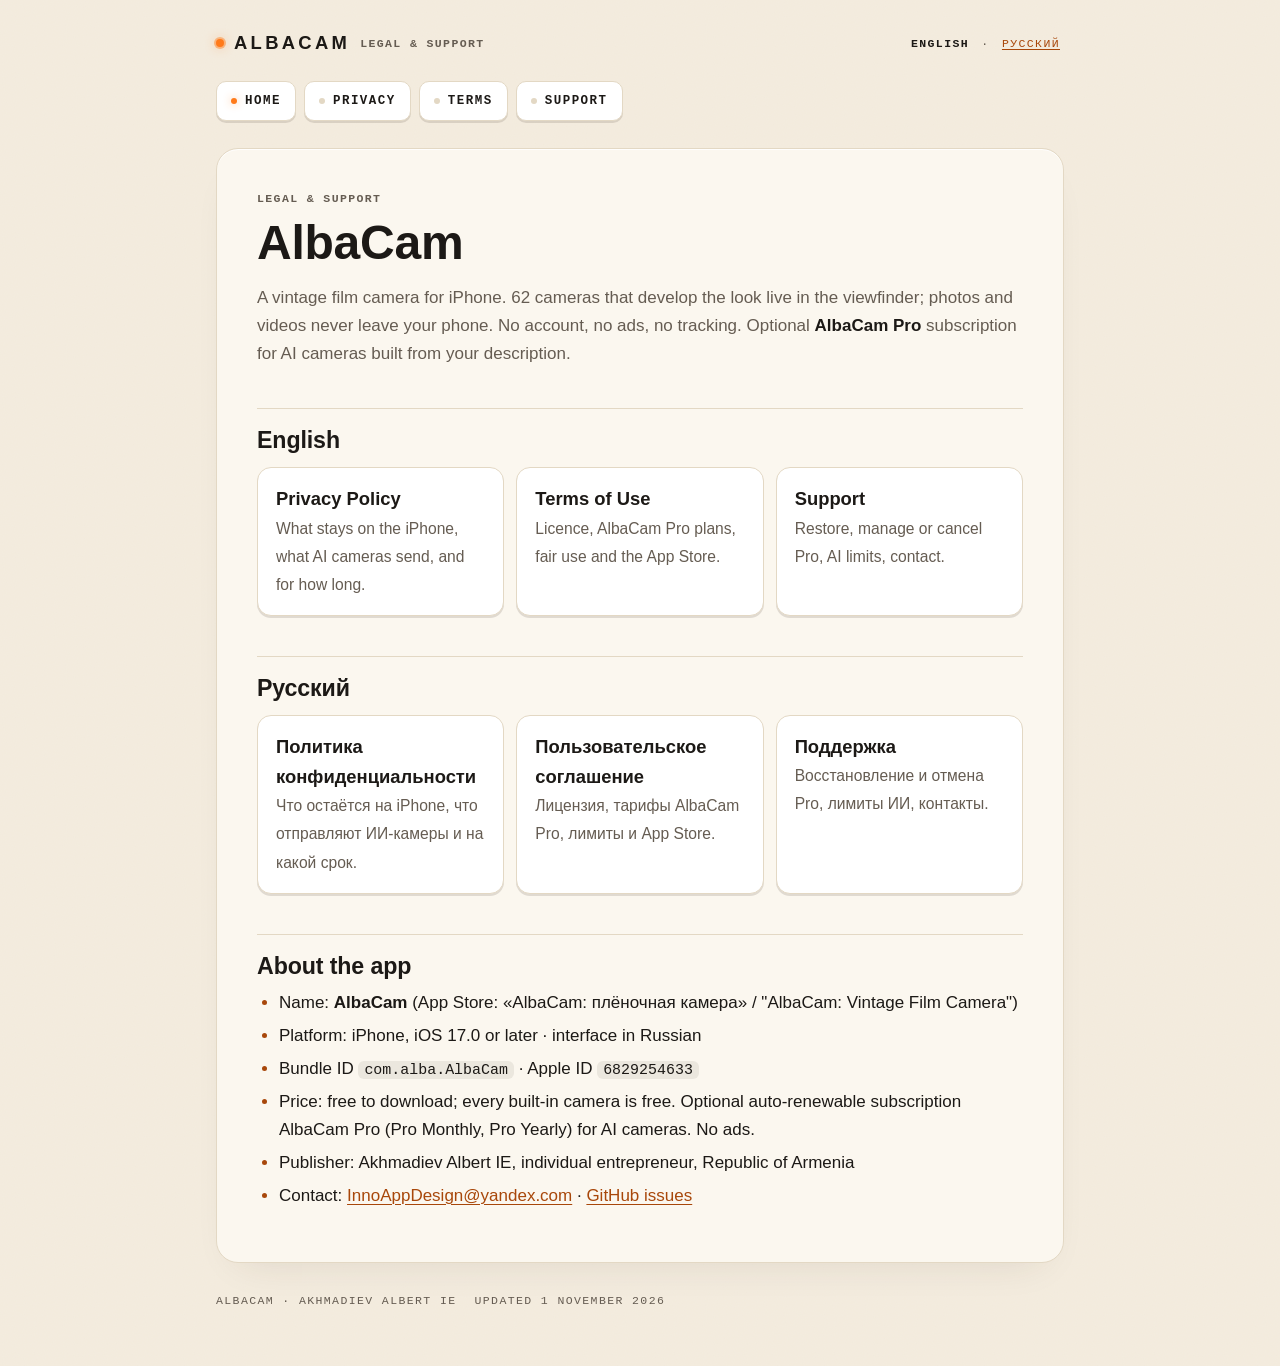
<file: index.html>
<!doctype html>
<html lang="en">
<head>
<meta charset="utf-8">
<meta name="viewport" content="width=device-width, initial-scale=1">
<title>AlbaCam — Legal &amp; Support</title>
<meta name="description" content="Privacy Policy, Terms of Use and Support for AlbaCam, a vintage film camera for iPhone, in English and Russian.">
<meta name="color-scheme" content="light dark">
<link rel="stylesheet" href="styles.css">
</head>
<body>
<a class="skip-link" href="#content">Skip to content</a>
<div class="page">
<header class="masthead">
  <a class="plate" href="./"><span class="led" aria-hidden="true"></span>AlbaCam <small>Legal &amp; Support</small></a>
  <p class="lang"><strong>English</strong> · <a href="#ru" lang="ru">Русский</a></p>
</header>
<nav aria-label="Legal pages">
  <ul class="keys">
    <li><a href="./" aria-current="page">Home</a></li>
    <li><a href="privacy.html">Privacy</a></li>
    <li><a href="terms.html">Terms</a></li>
    <li><a href="support.html">Support</a></li>
  </ul>
</nav>
<main id="content">
<article class="panel">
<p class="eyebrow">Legal &amp; Support</p>
<h1>AlbaCam</h1>
<p class="meta">A vintage film camera for iPhone. 62 cameras that develop the look live in the viewfinder; photos and videos never leave your phone. No account, no ads, no tracking. Optional <strong>AlbaCam Pro</strong> subscription for AI cameras built from your description.</p>

<section aria-labelledby="en-heading">
<h2 id="en-heading">English</h2>
<ul class="tiles">
  <li><a href="privacy.html"><strong>Privacy Policy</strong><span>What stays on the iPhone, what AI cameras send, and for how long.</span></a></li>
  <li><a href="terms.html"><strong>Terms of Use</strong><span>Licence, AlbaCam Pro plans, fair use and the App Store.</span></a></li>
  <li><a href="support.html"><strong>Support</strong><span>Restore, manage or cancel Pro, AI limits, contact.</span></a></li>
</ul>
</section>

<section id="ru" lang="ru" aria-labelledby="ru-heading">
<h2 id="ru-heading">Русский</h2>
<ul class="tiles">
  <li><a href="privacy-ru.html"><strong>Политика конфиденциальности</strong><span>Что остаётся на iPhone, что отправляют ИИ-камеры и на какой срок.</span></a></li>
  <li><a href="terms-ru.html"><strong>Пользовательское соглашение</strong><span>Лицензия, тарифы AlbaCam Pro, лимиты и App Store.</span></a></li>
  <li><a href="support-ru.html"><strong>Поддержка</strong><span>Восстановление и отмена Pro, лимиты ИИ, контакты.</span></a></li>
</ul>
</section>

<h2>About the app</h2>
<ul>
  <li>Name: <strong>AlbaCam</strong> (App Store: «AlbaCam: плёночная камера» / "AlbaCam: Vintage Film Camera")</li>
  <li>Platform: iPhone, iOS 17.0 or later · interface in Russian</li>
  <li>Bundle ID <code>com.alba.AlbaCam</code> · Apple ID <code>6829254633</code></li>
  <li>Price: free to download; every built-in camera is free. Optional auto-renewable subscription AlbaCam Pro (Pro Monthly, Pro Yearly) for AI cameras. No ads.</li>
  <li>Publisher: Akhmadiev Albert IE, individual entrepreneur, Republic of Armenia</li>
  <li>Contact: <a href="mailto:InnoAppDesign@yandex.com">InnoAppDesign@yandex.com</a> · <a href="https://github.com/aakhmadievvll-cyber/AlbaCam-Legal/issues">GitHub issues</a></li>
</ul>
</article>
</main>
<footer class="site-footer">
  <span>AlbaCam · Akhmadiev Albert IE</span>
  <span>Updated 1 November 2026</span>
</footer>
</div>
</body>
</html>
</file>
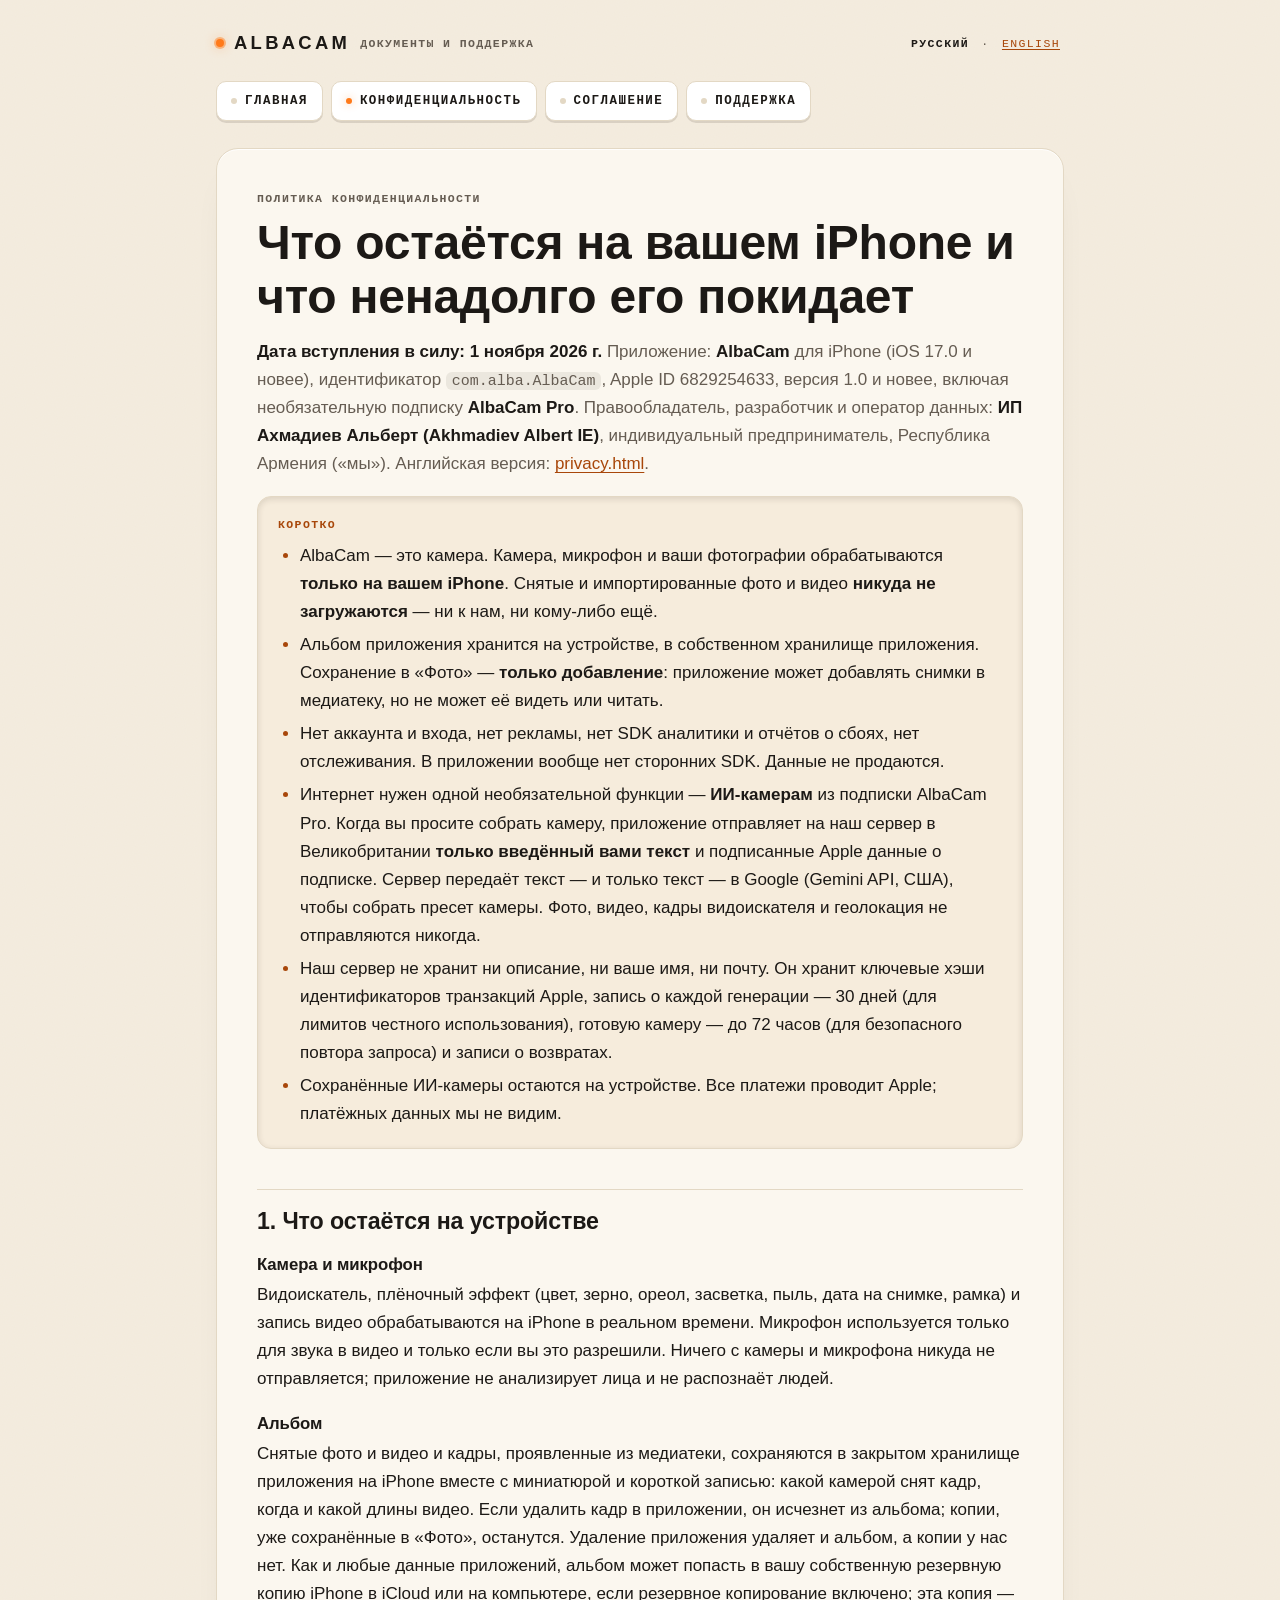
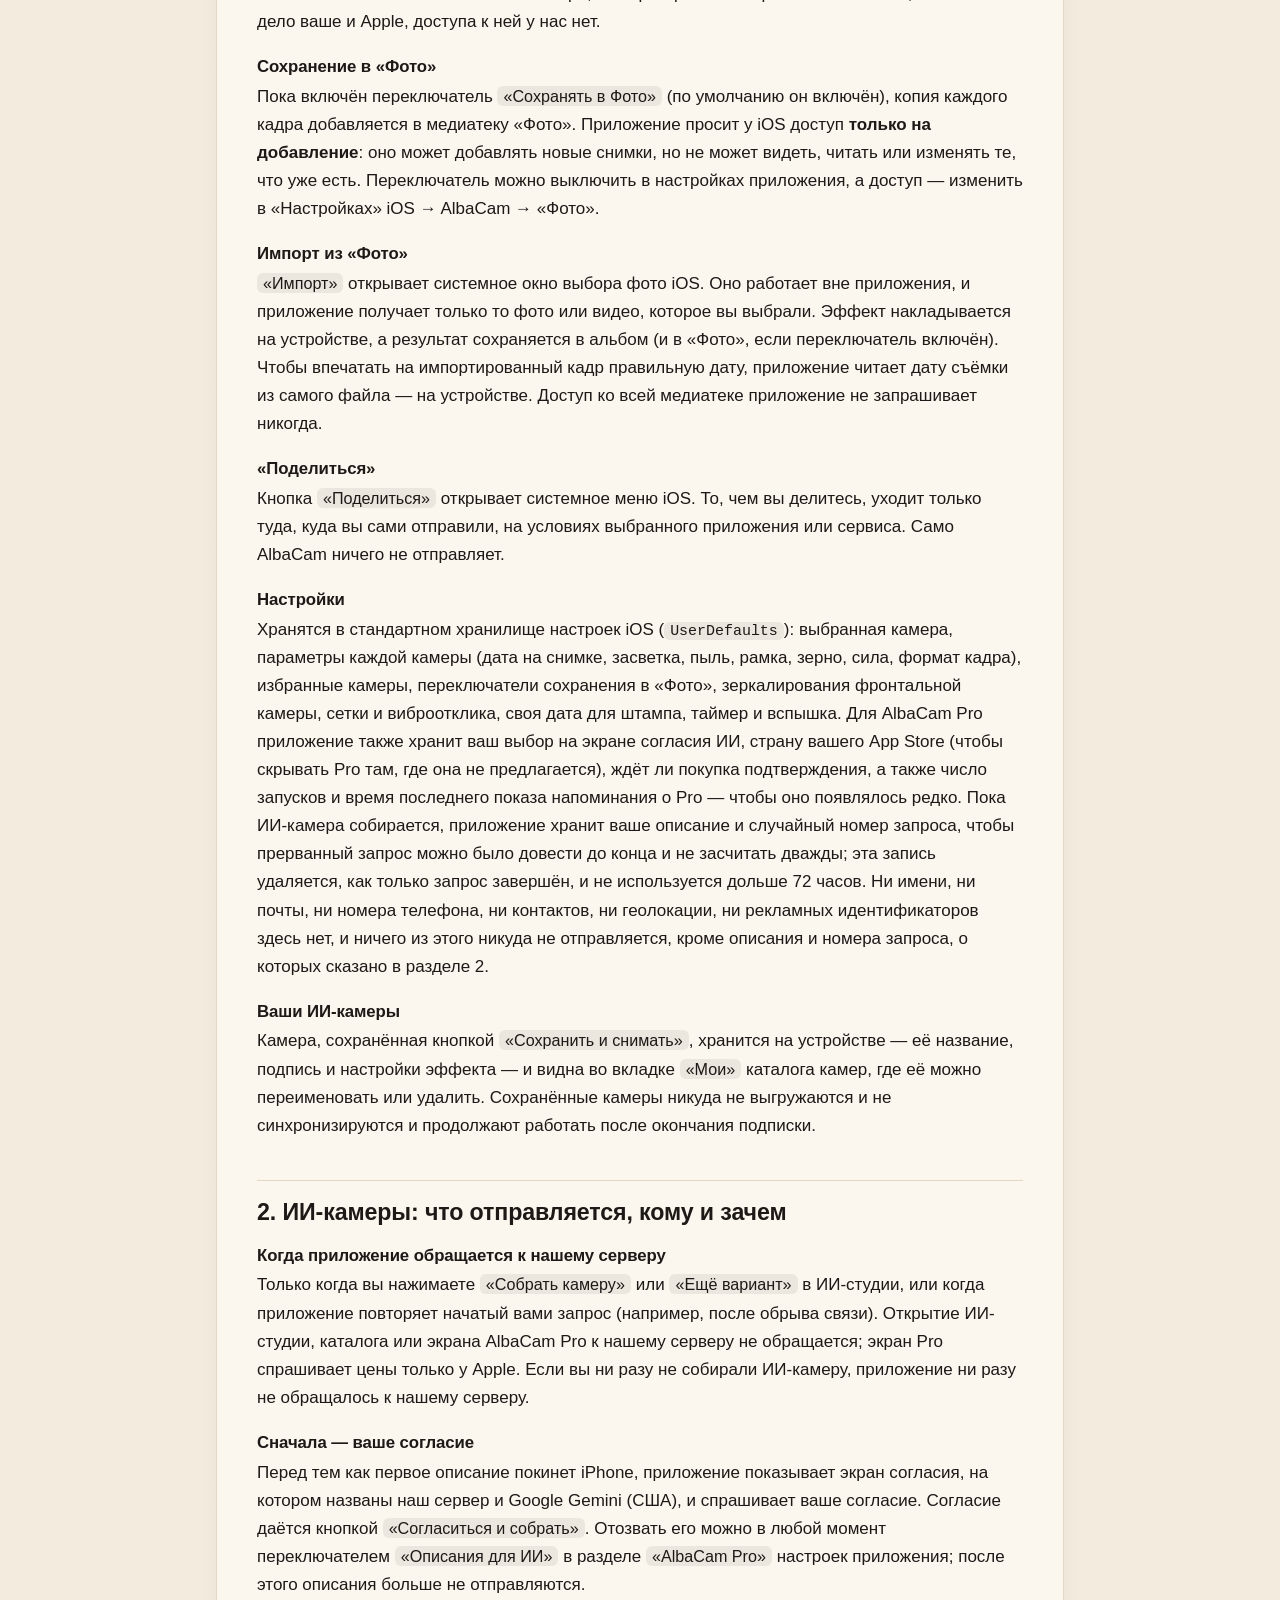
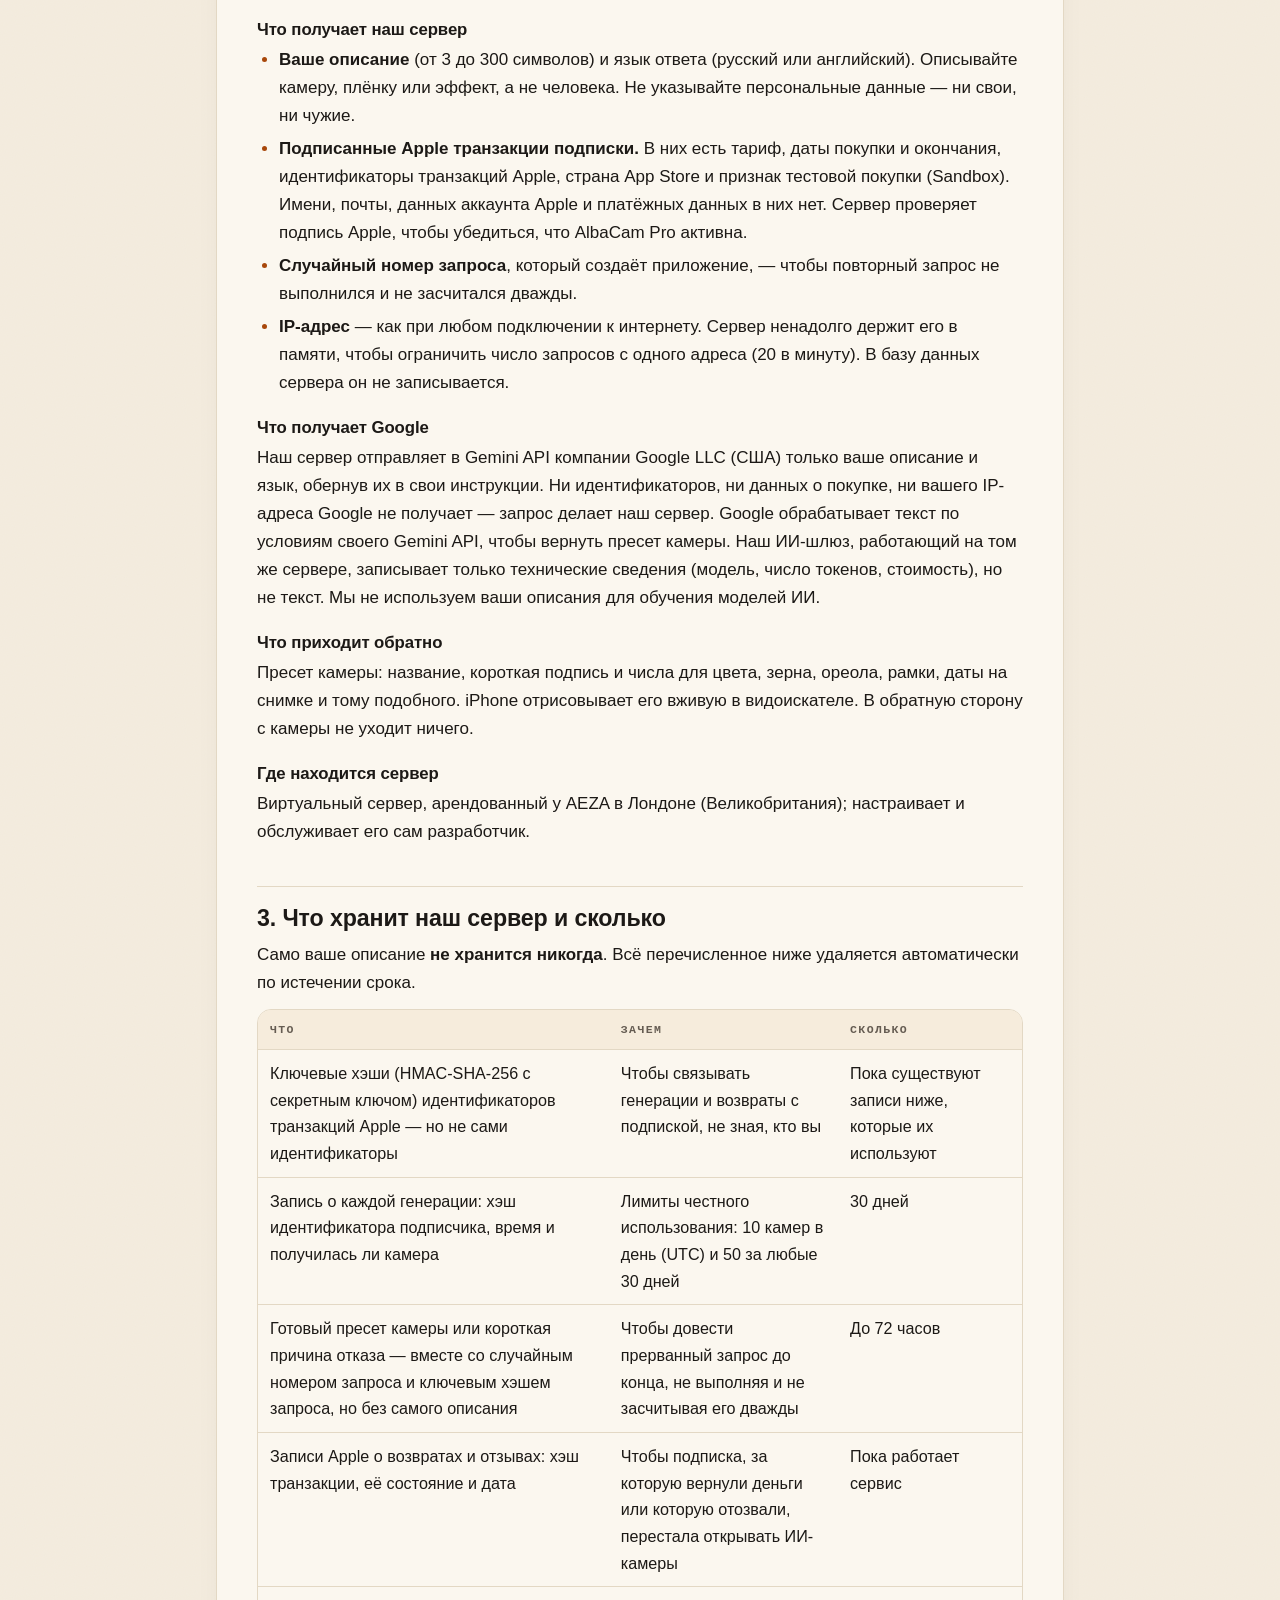
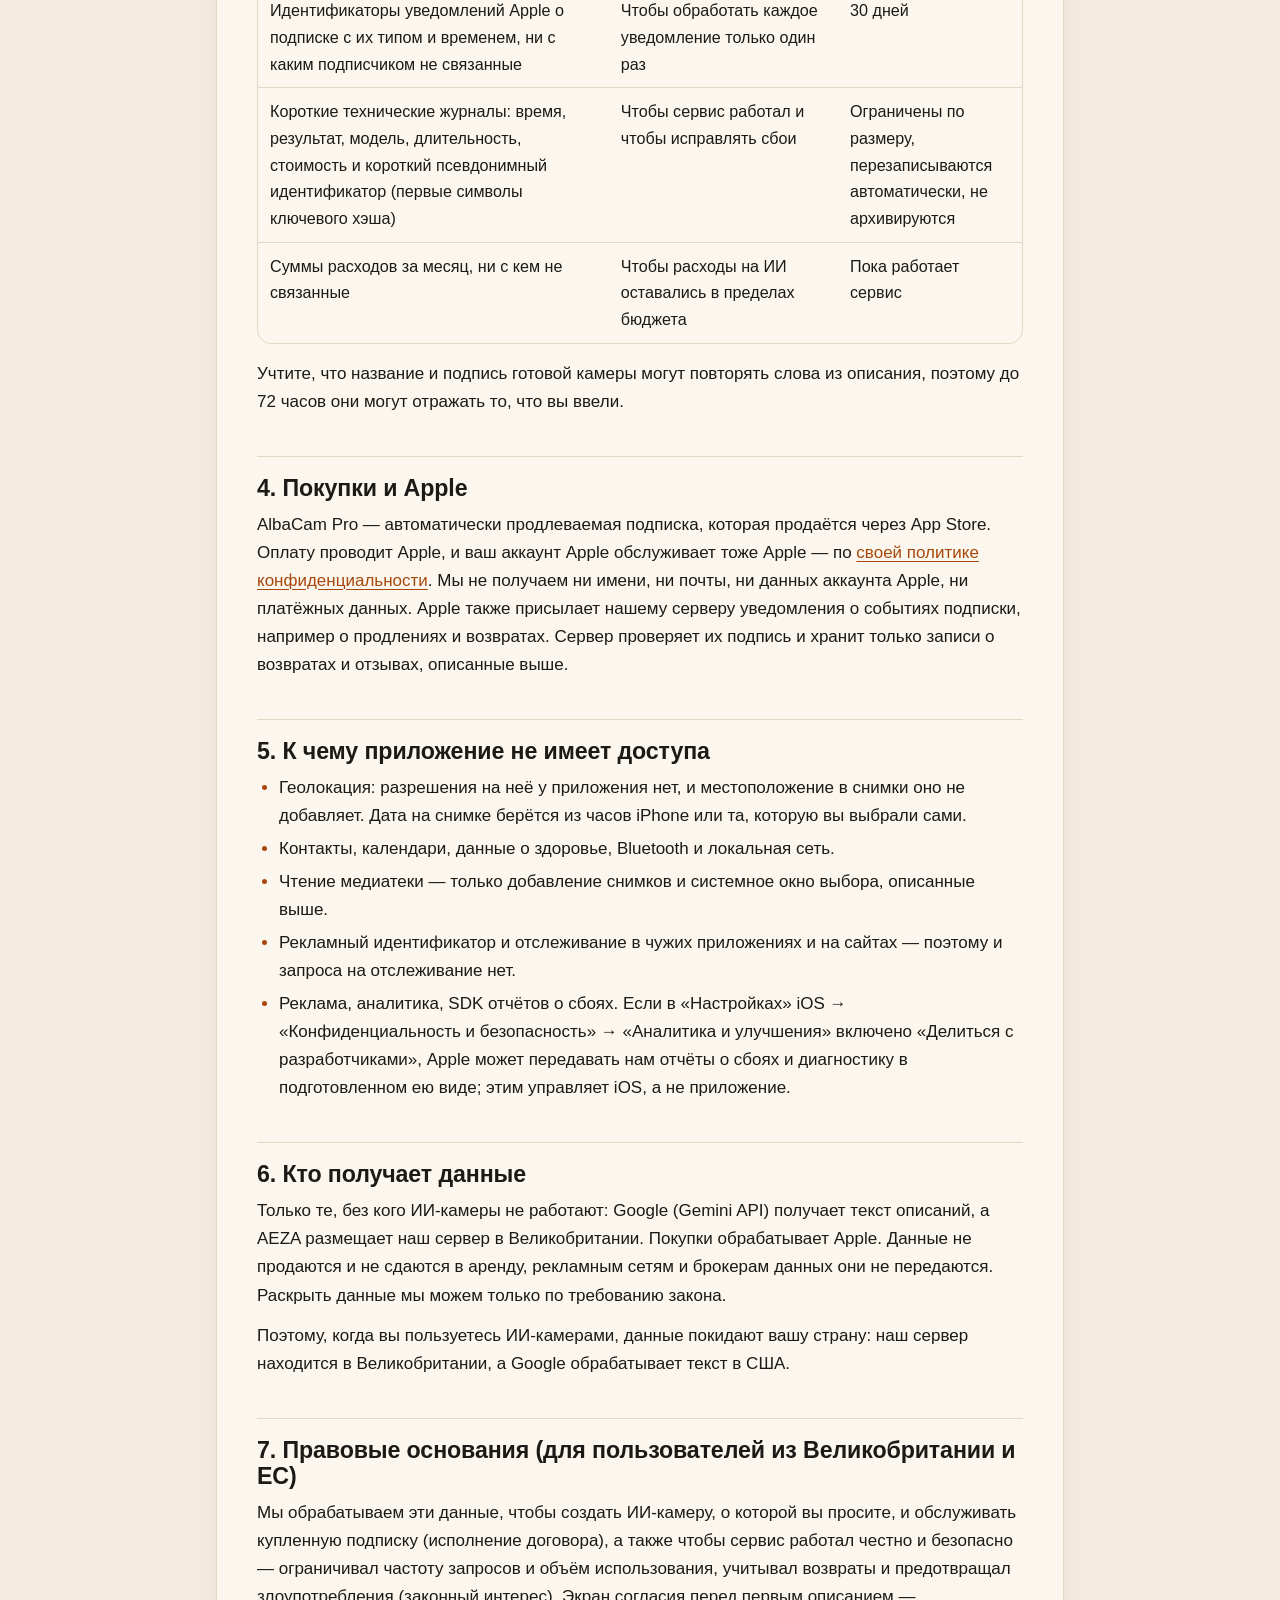
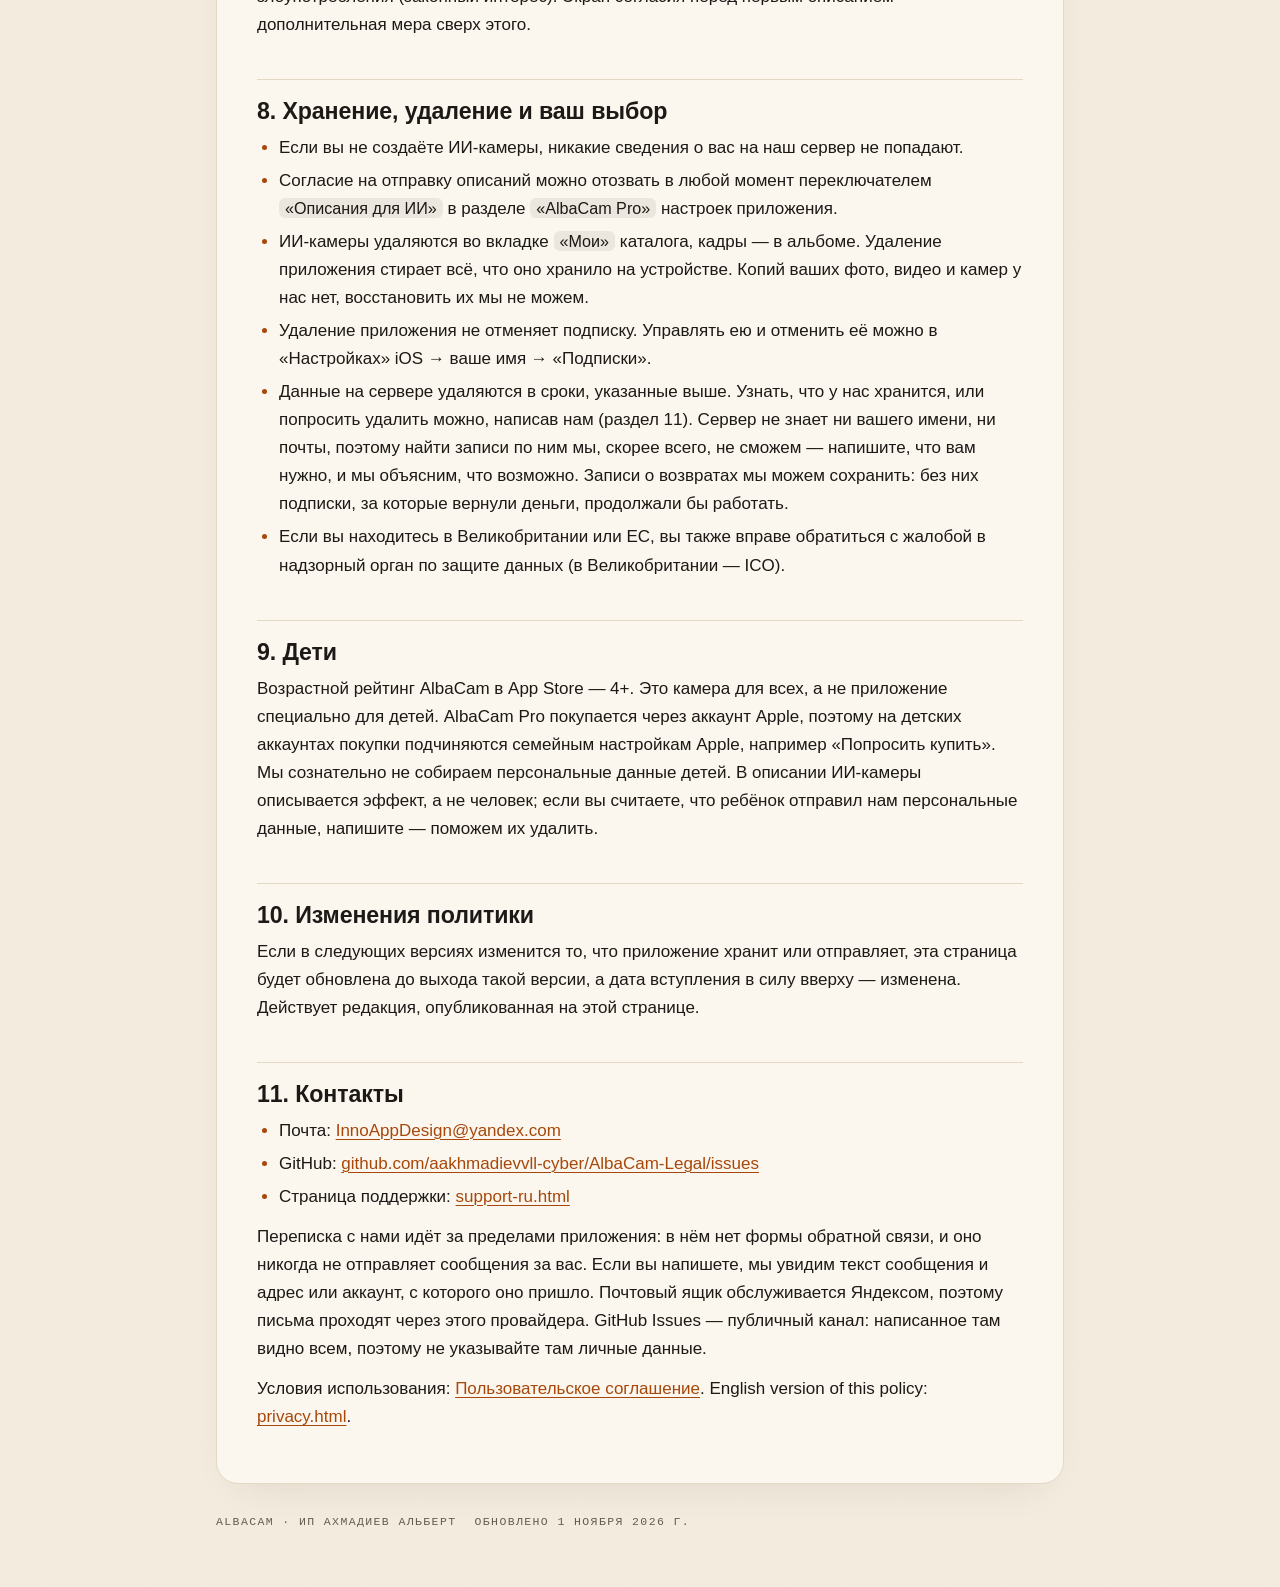
<file: privacy-ru.html>
<!doctype html>
<html lang="ru">
<head>
<meta charset="utf-8">
<meta name="viewport" content="width=device-width, initial-scale=1">
<title>Политика конфиденциальности — AlbaCam</title>
<meta name="description" content="Что AlbaCam хранит на вашем iPhone, что отправляют необязательные ИИ-камеры, кому и на какой срок.">
<meta name="color-scheme" content="light dark">
<link rel="alternate" hreflang="ru" href="https://aakhmadievvll-cyber.github.io/AlbaCam-Legal/privacy-ru.html">
<link rel="alternate" hreflang="en" href="https://aakhmadievvll-cyber.github.io/AlbaCam-Legal/privacy.html">
<link rel="stylesheet" href="styles.css">
</head>
<body>
<a class="skip-link" href="#content">К тексту</a>
<div class="page">
<header class="masthead">
  <a class="plate" href="./"><span class="led" aria-hidden="true"></span>AlbaCam <small>Документы и поддержка</small></a>
  <p class="lang"><strong>Русский</strong> · <a href="privacy.html" hreflang="en" lang="en">English</a></p>
</header>
<nav aria-label="Юридические страницы">
  <ul class="keys">
    <li><a href="./">Главная</a></li>
    <li><a href="privacy-ru.html" aria-current="page">Конфиденциальность</a></li>
    <li><a href="terms-ru.html">Соглашение</a></li>
    <li><a href="support-ru.html">Поддержка</a></li>
  </ul>
</nav>
<main id="content">
<article class="panel">
<p class="eyebrow">Политика конфиденциальности</p>
<h1>Что остаётся на вашем iPhone и что ненадолго его покидает</h1>
<p class="meta"><strong>Дата вступления в силу: 1 ноября 2026 г.</strong> Приложение: <strong>AlbaCam</strong> для iPhone (iOS 17.0 и новее), идентификатор <code>com.alba.AlbaCam</code>, Apple ID 6829254633, версия 1.0 и новее, включая необязательную подписку <strong>AlbaCam Pro</strong>. Правообладатель, разработчик и оператор данных: <strong>ИП Ахмадиев Альберт (Akhmadiev Albert IE)</strong>, индивидуальный предприниматель, Республика Армения («мы»). Английская версия: <a href="privacy.html" hreflang="en">privacy.html</a>.</p>

<section class="summary" aria-labelledby="summary-heading">
<p class="eyebrow" id="summary-heading">Коротко</p>
<ul>
  <li>AlbaCam — это камера. Камера, микрофон и ваши фотографии обрабатываются <strong>только на вашем iPhone</strong>. Снятые и импортированные фото и видео <strong>никуда не загружаются</strong> — ни к нам, ни кому-либо ещё.</li>
  <li>Альбом приложения хранится на устройстве, в собственном хранилище приложения. Сохранение в «Фото» — <strong>только добавление</strong>: приложение может добавлять снимки в медиатеку, но не может её видеть или читать.</li>
  <li>Нет аккаунта и входа, нет рекламы, нет SDK аналитики и отчётов о сбоях, нет отслеживания. В приложении вообще нет сторонних SDK. Данные не продаются.</li>
  <li>Интернет нужен одной необязательной функции — <strong>ИИ-камерам</strong> из подписки AlbaCam Pro. Когда вы просите собрать камеру, приложение отправляет на наш сервер в Великобритании <strong>только введённый вами текст</strong> и подписанные Apple данные о подписке. Сервер передаёт текст — и только текст — в Google (Gemini API, США), чтобы собрать пресет камеры. Фото, видео, кадры видоискателя и геолокация не отправляются никогда.</li>
  <li>Наш сервер не хранит ни описание, ни ваше имя, ни почту. Он хранит ключевые хэши идентификаторов транзакций Apple, запись о каждой генерации — 30 дней (для лимитов честного использования), готовую камеру — до 72 часов (для безопасного повтора запроса) и записи о возвратах.</li>
  <li>Сохранённые ИИ-камеры остаются на устройстве. Все платежи проводит Apple; платёжных данных мы не видим.</li>
</ul>
</section>

<h2>1. Что остаётся на устройстве</h2>
<h3>Камера и микрофон</h3>
<p>Видоискатель, плёночный эффект (цвет, зерно, ореол, засветка, пыль, дата на снимке, рамка) и запись видео обрабатываются на iPhone в реальном времени. Микрофон используется только для звука в видео и только если вы это разрешили. Ничего с камеры и микрофона никуда не отправляется; приложение не анализирует лица и не распознаёт людей.</p>
<h3>Альбом</h3>
<p>Снятые фото и видео и кадры, проявленные из медиатеки, сохраняются в закрытом хранилище приложения на iPhone вместе с миниатюрой и короткой записью: какой камерой снят кадр, когда и какой длины видео. Если удалить кадр в приложении, он исчезнет из альбома; копии, уже сохранённые в «Фото», останутся. Удаление приложения удаляет и альбом, а копии у нас нет. Как и любые данные приложений, альбом может попасть в вашу собственную резервную копию iPhone в iCloud или на компьютере, если резервное копирование включено; эта копия — дело ваше и Apple, доступа к ней у нас нет.</p>
<h3>Сохранение в «Фото»</h3>
<p>Пока включён переключатель <span class="ui">«Сохранять в Фото»</span> (по умолчанию он включён), копия каждого кадра добавляется в медиатеку «Фото». Приложение просит у iOS доступ <strong>только на добавление</strong>: оно может добавлять новые снимки, но не может видеть, читать или изменять те, что уже есть. Переключатель можно выключить в настройках приложения, а доступ — изменить в «Настройках» iOS → AlbaCam → «Фото».</p>
<h3>Импорт из «Фото»</h3>
<p><span class="ui">«Импорт»</span> открывает системное окно выбора фото iOS. Оно работает вне приложения, и приложение получает только то фото или видео, которое вы выбрали. Эффект накладывается на устройстве, а результат сохраняется в альбом (и в «Фото», если переключатель включён). Чтобы впечатать на импортированный кадр правильную дату, приложение читает дату съёмки из самого файла — на устройстве. Доступ ко всей медиатеке приложение не запрашивает никогда.</p>
<h3>«Поделиться»</h3>
<p>Кнопка <span class="ui">«Поделиться»</span> открывает системное меню iOS. То, чем вы делитесь, уходит только туда, куда вы сами отправили, на условиях выбранного приложения или сервиса. Само AlbaCam ничего не отправляет.</p>
<h3>Настройки</h3>
<p>Хранятся в стандартном хранилище настроек iOS (<code>UserDefaults</code>): выбранная камера, параметры каждой камеры (дата на снимке, засветка, пыль, рамка, зерно, сила, формат кадра), избранные камеры, переключатели сохранения в «Фото», зеркалирования фронтальной камеры, сетки и виброотклика, своя дата для штампа, таймер и вспышка. Для AlbaCam Pro приложение также хранит ваш выбор на экране согласия ИИ, страну вашего App Store (чтобы скрывать Pro там, где она не предлагается), ждёт ли покупка подтверждения, а также число запусков и время последнего показа напоминания о Pro — чтобы оно появлялось редко. Пока ИИ-камера собирается, приложение хранит ваше описание и случайный номер запроса, чтобы прерванный запрос можно было довести до конца и не засчитать дважды; эта запись удаляется, как только запрос завершён, и не используется дольше 72 часов. Ни имени, ни почты, ни номера телефона, ни контактов, ни геолокации, ни рекламных идентификаторов здесь нет, и ничего из этого никуда не отправляется, кроме описания и номера запроса, о которых сказано в разделе 2.</p>
<h3>Ваши ИИ-камеры</h3>
<p>Камера, сохранённая кнопкой <span class="ui">«Сохранить и снимать»</span>, хранится на устройстве — её название, подпись и настройки эффекта — и видна во вкладке <span class="ui">«Мои»</span> каталога камер, где её можно переименовать или удалить. Сохранённые камеры никуда не выгружаются и не синхронизируются и продолжают работать после окончания подписки.</p>

<h2>2. ИИ-камеры: что отправляется, кому и зачем</h2>
<h3>Когда приложение обращается к нашему серверу</h3>
<p>Только когда вы нажимаете <span class="ui">«Собрать камеру»</span> или <span class="ui">«Ещё вариант»</span> в ИИ-студии, или когда приложение повторяет начатый вами запрос (например, после обрыва связи). Открытие ИИ-студии, каталога или экрана AlbaCam Pro к нашему серверу не обращается; экран Pro спрашивает цены только у Apple. Если вы ни разу не собирали ИИ-камеру, приложение ни разу не обращалось к нашему серверу.</p>
<h3>Сначала — ваше согласие</h3>
<p>Перед тем как первое описание покинет iPhone, приложение показывает экран согласия, на котором названы наш сервер и Google Gemini (США), и спрашивает ваше согласие. Согласие даётся кнопкой <span class="ui">«Согласиться и собрать»</span>. Отозвать его можно в любой момент переключателем <span class="ui">«Описания для ИИ»</span> в разделе <span class="ui">«AlbaCam Pro»</span> настроек приложения; после этого описания больше не отправляются.</p>
<h3>Что получает наш сервер</h3>
<ul>
  <li><strong>Ваше описание</strong> (от 3 до 300 символов) и язык ответа (русский или английский). Описывайте камеру, плёнку или эффект, а не человека. Не указывайте персональные данные — ни свои, ни чужие.</li>
  <li><strong>Подписанные Apple транзакции подписки.</strong> В них есть тариф, даты покупки и окончания, идентификаторы транзакций Apple, страна App Store и признак тестовой покупки (Sandbox). Имени, почты, данных аккаунта Apple и платёжных данных в них нет. Сервер проверяет подпись Apple, чтобы убедиться, что AlbaCam Pro активна.</li>
  <li><strong>Случайный номер запроса</strong>, который создаёт приложение, — чтобы повторный запрос не выполнился и не засчитался дважды.</li>
  <li><strong>IP-адрес</strong> — как при любом подключении к интернету. Сервер ненадолго держит его в памяти, чтобы ограничить число запросов с одного адреса (20 в минуту). В базу данных сервера он не записывается.</li>
</ul>
<h3>Что получает Google</h3>
<p>Наш сервер отправляет в Gemini API компании Google LLC (США) только ваше описание и язык, обернув их в свои инструкции. Ни идентификаторов, ни данных о покупке, ни вашего IP-адреса Google не получает — запрос делает наш сервер. Google обрабатывает текст по условиям своего Gemini API, чтобы вернуть пресет камеры. Наш ИИ-шлюз, работающий на том же сервере, записывает только технические сведения (модель, число токенов, стоимость), но не текст. Мы не используем ваши описания для обучения моделей ИИ.</p>
<h3>Что приходит обратно</h3>
<p>Пресет камеры: название, короткая подпись и числа для цвета, зерна, ореола, рамки, даты на снимке и тому подобного. iPhone отрисовывает его вживую в видоискателе. В обратную сторону с камеры не уходит ничего.</p>
<h3>Где находится сервер</h3>
<p>Виртуальный сервер, арендованный у AEZA в Лондоне (Великобритания); настраивает и обслуживает его сам разработчик.</p>

<h2>3. Что хранит наш сервер и сколько</h2>
<p>Само ваше описание <strong>не хранится никогда</strong>. Всё перечисленное ниже удаляется автоматически по истечении срока.</p>
<div class="table-wrap">
<table>
<thead><tr><th scope="col">Что</th><th scope="col">Зачем</th><th scope="col">Сколько</th></tr></thead>
<tbody>
<tr><td data-label="Что">Ключевые хэши (HMAC-SHA-256 с секретным ключом) идентификаторов транзакций Apple — но не сами идентификаторы</td><td data-label="Зачем">Чтобы связывать генерации и возвраты с подпиской, не зная, кто вы</td><td data-label="Сколько">Пока существуют записи ниже, которые их используют</td></tr>
<tr><td data-label="Что">Запись о каждой генерации: хэш идентификатора подписчика, время и получилась ли камера</td><td data-label="Зачем">Лимиты честного использования: 10 камер в день (UTC) и 50 за любые 30 дней</td><td data-label="Сколько">30 дней</td></tr>
<tr><td data-label="Что">Готовый пресет камеры или короткая причина отказа — вместе со случайным номером запроса и ключевым хэшем запроса, но без самого описания</td><td data-label="Зачем">Чтобы довести прерванный запрос до конца, не выполняя и не засчитывая его дважды</td><td data-label="Сколько">До 72 часов</td></tr>
<tr><td data-label="Что">Записи Apple о возвратах и отзывах: хэш транзакции, её состояние и дата</td><td data-label="Зачем">Чтобы подписка, за которую вернули деньги или которую отозвали, перестала открывать ИИ-камеры</td><td data-label="Сколько">Пока работает сервис</td></tr>
<tr><td data-label="Что">Идентификаторы уведомлений Apple о подписке с их типом и временем, ни с каким подписчиком не связанные</td><td data-label="Зачем">Чтобы обработать каждое уведомление только один раз</td><td data-label="Сколько">30 дней</td></tr>
<tr><td data-label="Что">Короткие технические журналы: время, результат, модель, длительность, стоимость и короткий псевдонимный идентификатор (первые символы ключевого хэша)</td><td data-label="Зачем">Чтобы сервис работал и чтобы исправлять сбои</td><td data-label="Сколько">Ограничены по размеру, перезаписываются автоматически, не архивируются</td></tr>
<tr><td data-label="Что">Суммы расходов за месяц, ни с кем не связанные</td><td data-label="Зачем">Чтобы расходы на ИИ оставались в пределах бюджета</td><td data-label="Сколько">Пока работает сервис</td></tr>
</tbody>
</table>
</div>
<p>Учтите, что название и подпись готовой камеры могут повторять слова из описания, поэтому до 72 часов они могут отражать то, что вы ввели.</p>

<h2>4. Покупки и Apple</h2>
<p>AlbaCam Pro — автоматически продлеваемая подписка, которая продаётся через App Store. Оплату проводит Apple, и ваш аккаунт Apple обслуживает тоже Apple — по <a href="https://www.apple.com/legal/privacy/">своей политике конфиденциальности</a>. Мы не получаем ни имени, ни почты, ни данных аккаунта Apple, ни платёжных данных. Apple также присылает нашему серверу уведомления о событиях подписки, например о продлениях и возвратах. Сервер проверяет их подпись и хранит только записи о возвратах и отзывах, описанные выше.</p>

<h2>5. К чему приложение не имеет доступа</h2>
<ul>
  <li>Геолокация: разрешения на неё у приложения нет, и местоположение в снимки оно не добавляет. Дата на снимке берётся из часов iPhone или та, которую вы выбрали сами.</li>
  <li>Контакты, календари, данные о здоровье, Bluetooth и локальная сеть.</li>
  <li>Чтение медиатеки — только добавление снимков и системное окно выбора, описанные выше.</li>
  <li>Рекламный идентификатор и отслеживание в чужих приложениях и на сайтах — поэтому и запроса на отслеживание нет.</li>
  <li>Реклама, аналитика, SDK отчётов о сбоях. Если в «Настройках» iOS → «Конфиденциальность и безопасность» → «Аналитика и улучшения» включено «Делиться с разработчиками», Apple может передавать нам отчёты о сбоях и диагностику в подготовленном ею виде; этим управляет iOS, а не приложение.</li>
</ul>

<h2>6. Кто получает данные</h2>
<p>Только те, без кого ИИ-камеры не работают: Google (Gemini API) получает текст описаний, а AEZA размещает наш сервер в Великобритании. Покупки обрабатывает Apple. Данные не продаются и не сдаются в аренду, рекламным сетям и брокерам данных они не передаются. Раскрыть данные мы можем только по требованию закона.</p>
<p>Поэтому, когда вы пользуетесь ИИ-камерами, данные покидают вашу страну: наш сервер находится в Великобритании, а Google обрабатывает текст в США.</p>

<h2>7. Правовые основания (для пользователей из Великобритании и ЕС)</h2>
<p>Мы обрабатываем эти данные, чтобы создать ИИ-камеру, о которой вы просите, и обслуживать купленную подписку (исполнение договора), а также чтобы сервис работал честно и безопасно — ограничивал частоту запросов и объём использования, учитывал возвраты и предотвращал злоупотребления (законный интерес). Экран согласия перед первым описанием — дополнительная мера сверх этого.</p>

<h2>8. Хранение, удаление и ваш выбор</h2>
<ul>
  <li>Если вы не создаёте ИИ-камеры, никакие сведения о вас на наш сервер не попадают.</li>
  <li>Согласие на отправку описаний можно отозвать в любой момент переключателем <span class="ui">«Описания для ИИ»</span> в разделе <span class="ui">«AlbaCam Pro»</span> настроек приложения.</li>
  <li>ИИ-камеры удаляются во вкладке <span class="ui">«Мои»</span> каталога, кадры — в альбоме. Удаление приложения стирает всё, что оно хранило на устройстве. Копий ваших фото, видео и камер у нас нет, восстановить их мы не можем.</li>
  <li>Удаление приложения не отменяет подписку. Управлять ею и отменить её можно в «Настройках» iOS → ваше имя → «Подписки».</li>
  <li>Данные на сервере удаляются в сроки, указанные выше. Узнать, что у нас хранится, или попросить удалить можно, написав нам (раздел 11). Сервер не знает ни вашего имени, ни почты, поэтому найти записи по ним мы, скорее всего, не сможем — напишите, что вам нужно, и мы объясним, что возможно. Записи о возвратах мы можем сохранить: без них подписки, за которые вернули деньги, продолжали бы работать.</li>
  <li>Если вы находитесь в Великобритании или ЕС, вы также вправе обратиться с жалобой в надзорный орган по защите данных (в Великобритании — ICO).</li>
</ul>

<h2>9. Дети</h2>
<p>Возрастной рейтинг AlbaCam в App Store — 4+. Это камера для всех, а не приложение специально для детей. AlbaCam Pro покупается через аккаунт Apple, поэтому на детских аккаунтах покупки подчиняются семейным настройкам Apple, например «Попросить купить». Мы сознательно не собираем персональные данные детей. В описании ИИ-камеры описывается эффект, а не человек; если вы считаете, что ребёнок отправил нам персональные данные, напишите — поможем их удалить.</p>

<h2>10. Изменения политики</h2>
<p>Если в следующих версиях изменится то, что приложение хранит или отправляет, эта страница будет обновлена до выхода такой версии, а дата вступления в силу вверху — изменена. Действует редакция, опубликованная на этой странице.</p>

<h2>11. Контакты</h2>
<ul>
  <li>Почта: <a href="mailto:InnoAppDesign@yandex.com">InnoAppDesign@yandex.com</a></li>
  <li>GitHub: <a href="https://github.com/aakhmadievvll-cyber/AlbaCam-Legal/issues">github.com/aakhmadievvll-cyber/AlbaCam-Legal/issues</a></li>
  <li>Страница поддержки: <a href="support-ru.html">support-ru.html</a></li>
</ul>
<p>Переписка с нами идёт за пределами приложения: в нём нет формы обратной связи, и оно никогда не отправляет сообщения за вас. Если вы напишете, мы увидим текст сообщения и адрес или аккаунт, с которого оно пришло. Почтовый ящик обслуживается Яндексом, поэтому письма проходят через этого провайдера. GitHub Issues — публичный канал: написанное там видно всем, поэтому не указывайте там личные данные.</p>
<p>Условия использования: <a href="terms-ru.html">Пользовательское соглашение</a>. English version of this policy: <a href="privacy.html" hreflang="en" lang="en">privacy.html</a>.</p>
</article>
</main>
<footer class="site-footer">
  <span>AlbaCam · ИП Ахмадиев Альберт</span>
  <span>Обновлено 1 ноября 2026 г.</span>
</footer>
</div>
</body>
</html>
</file>
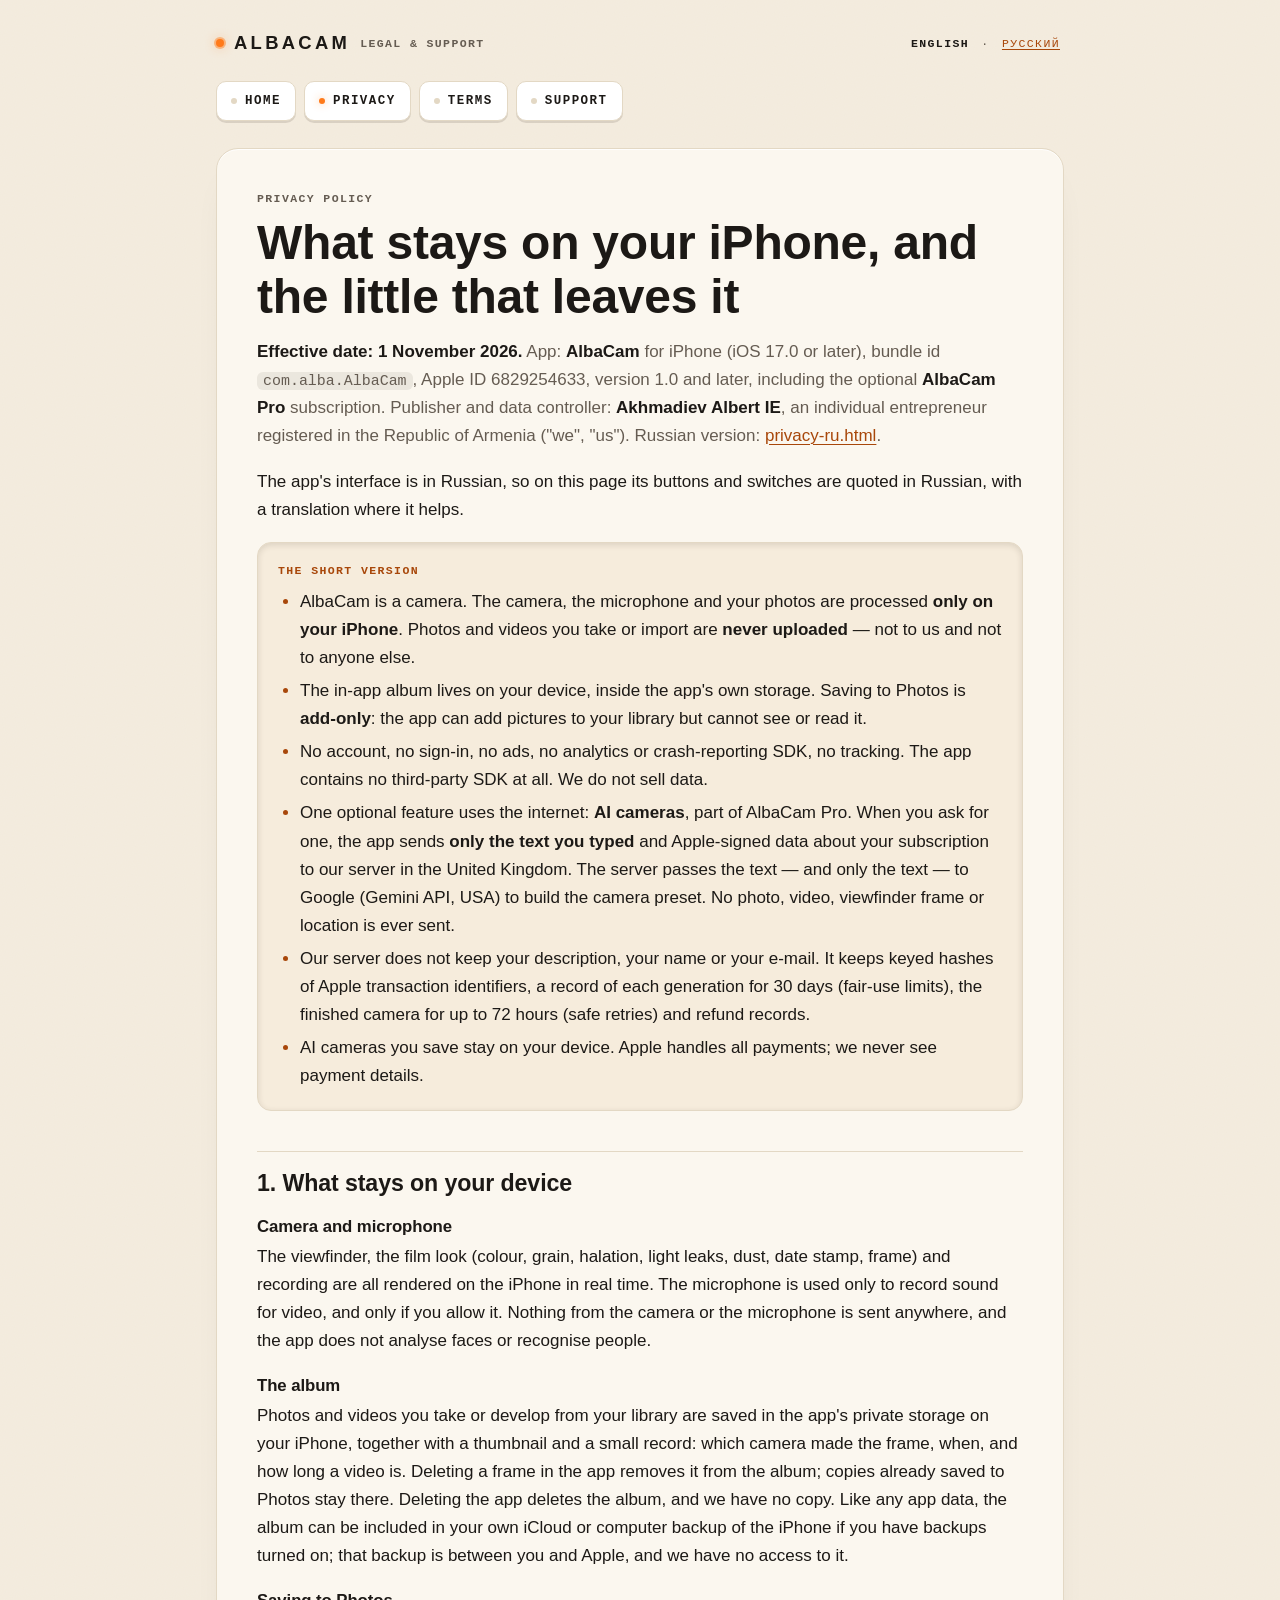
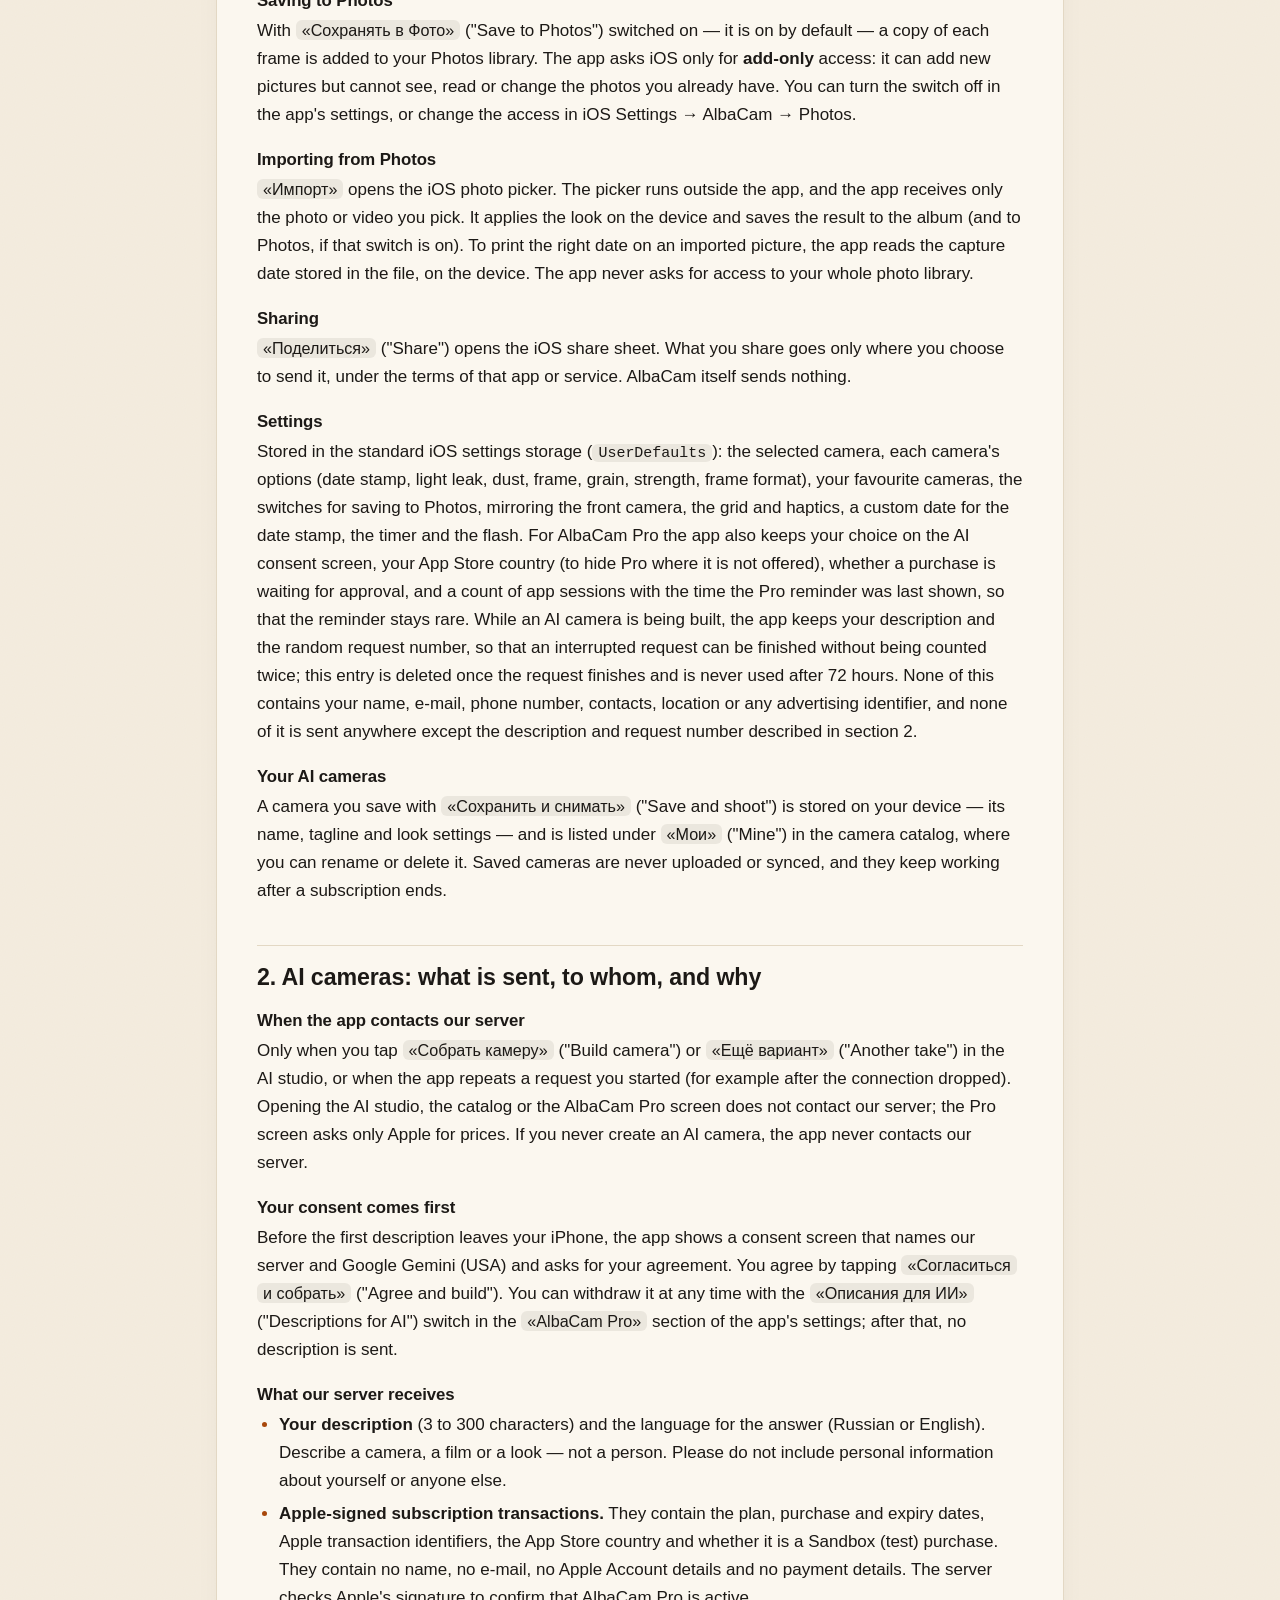
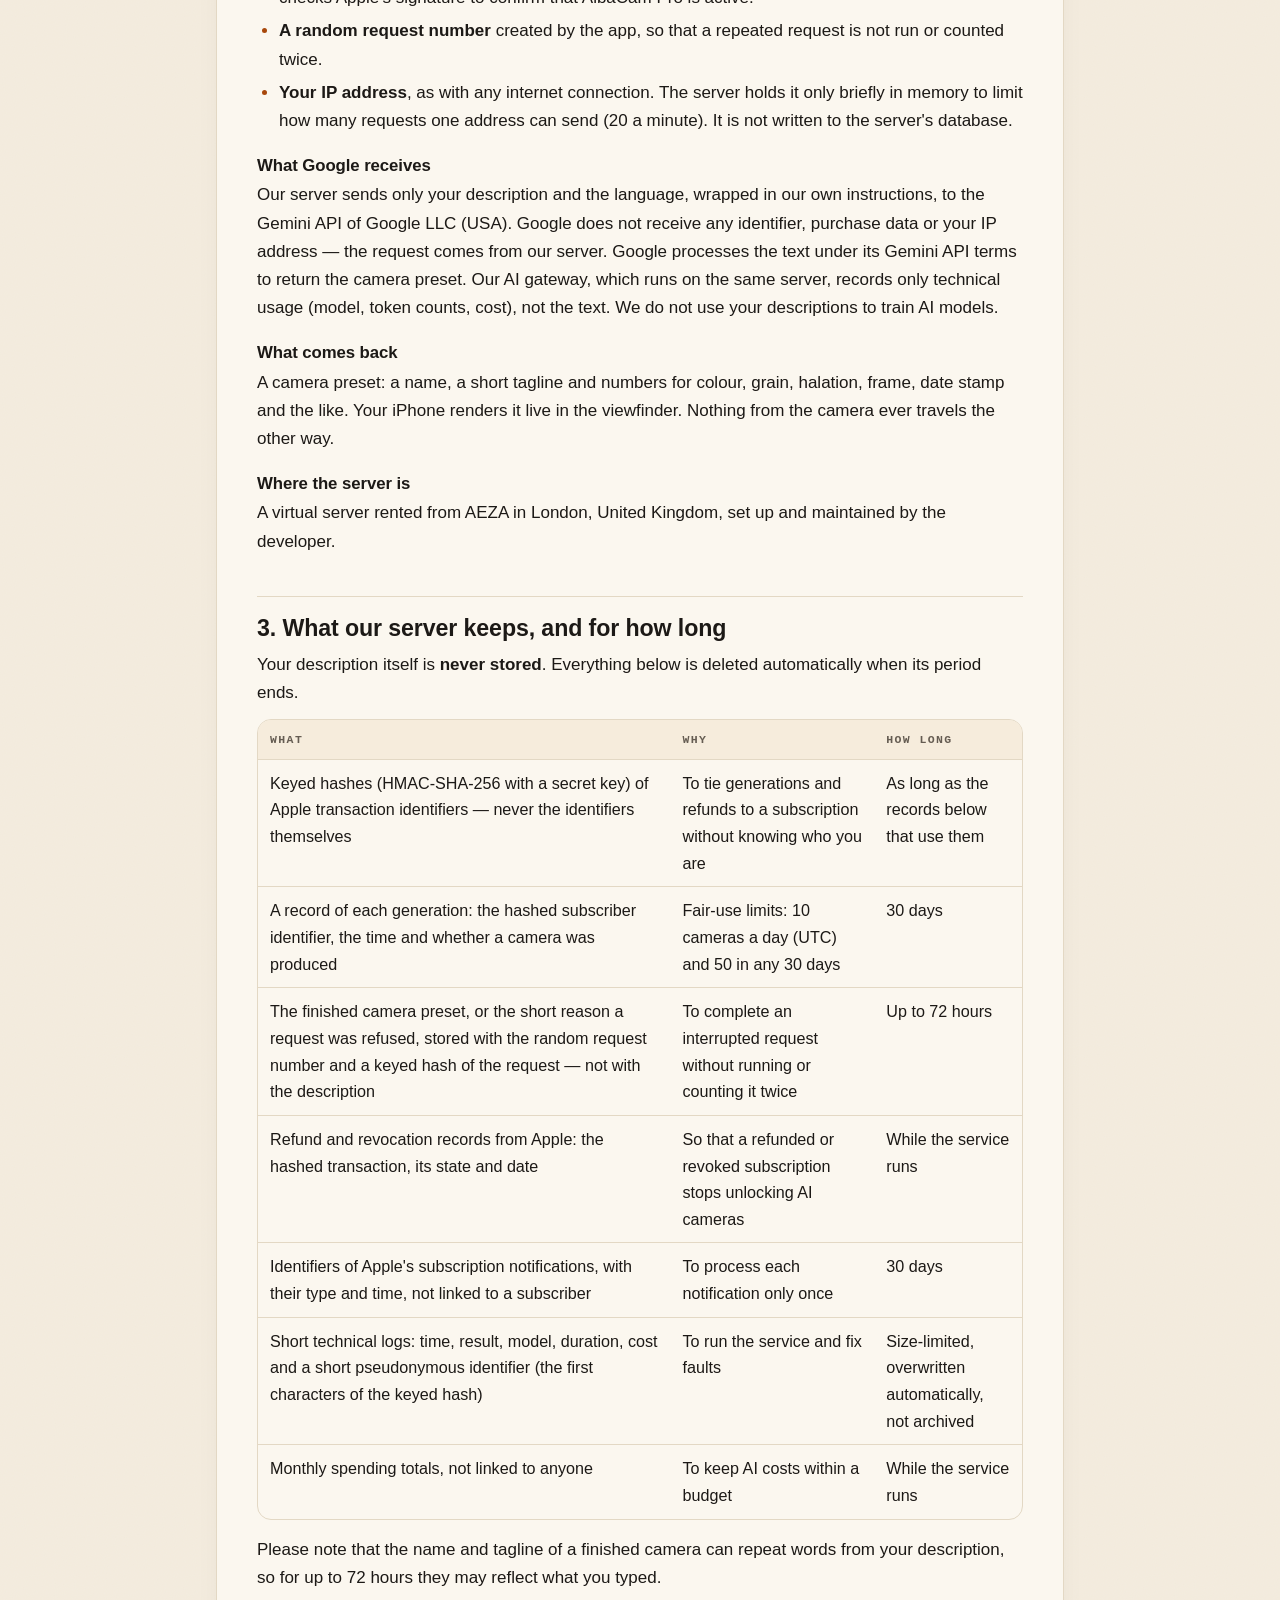
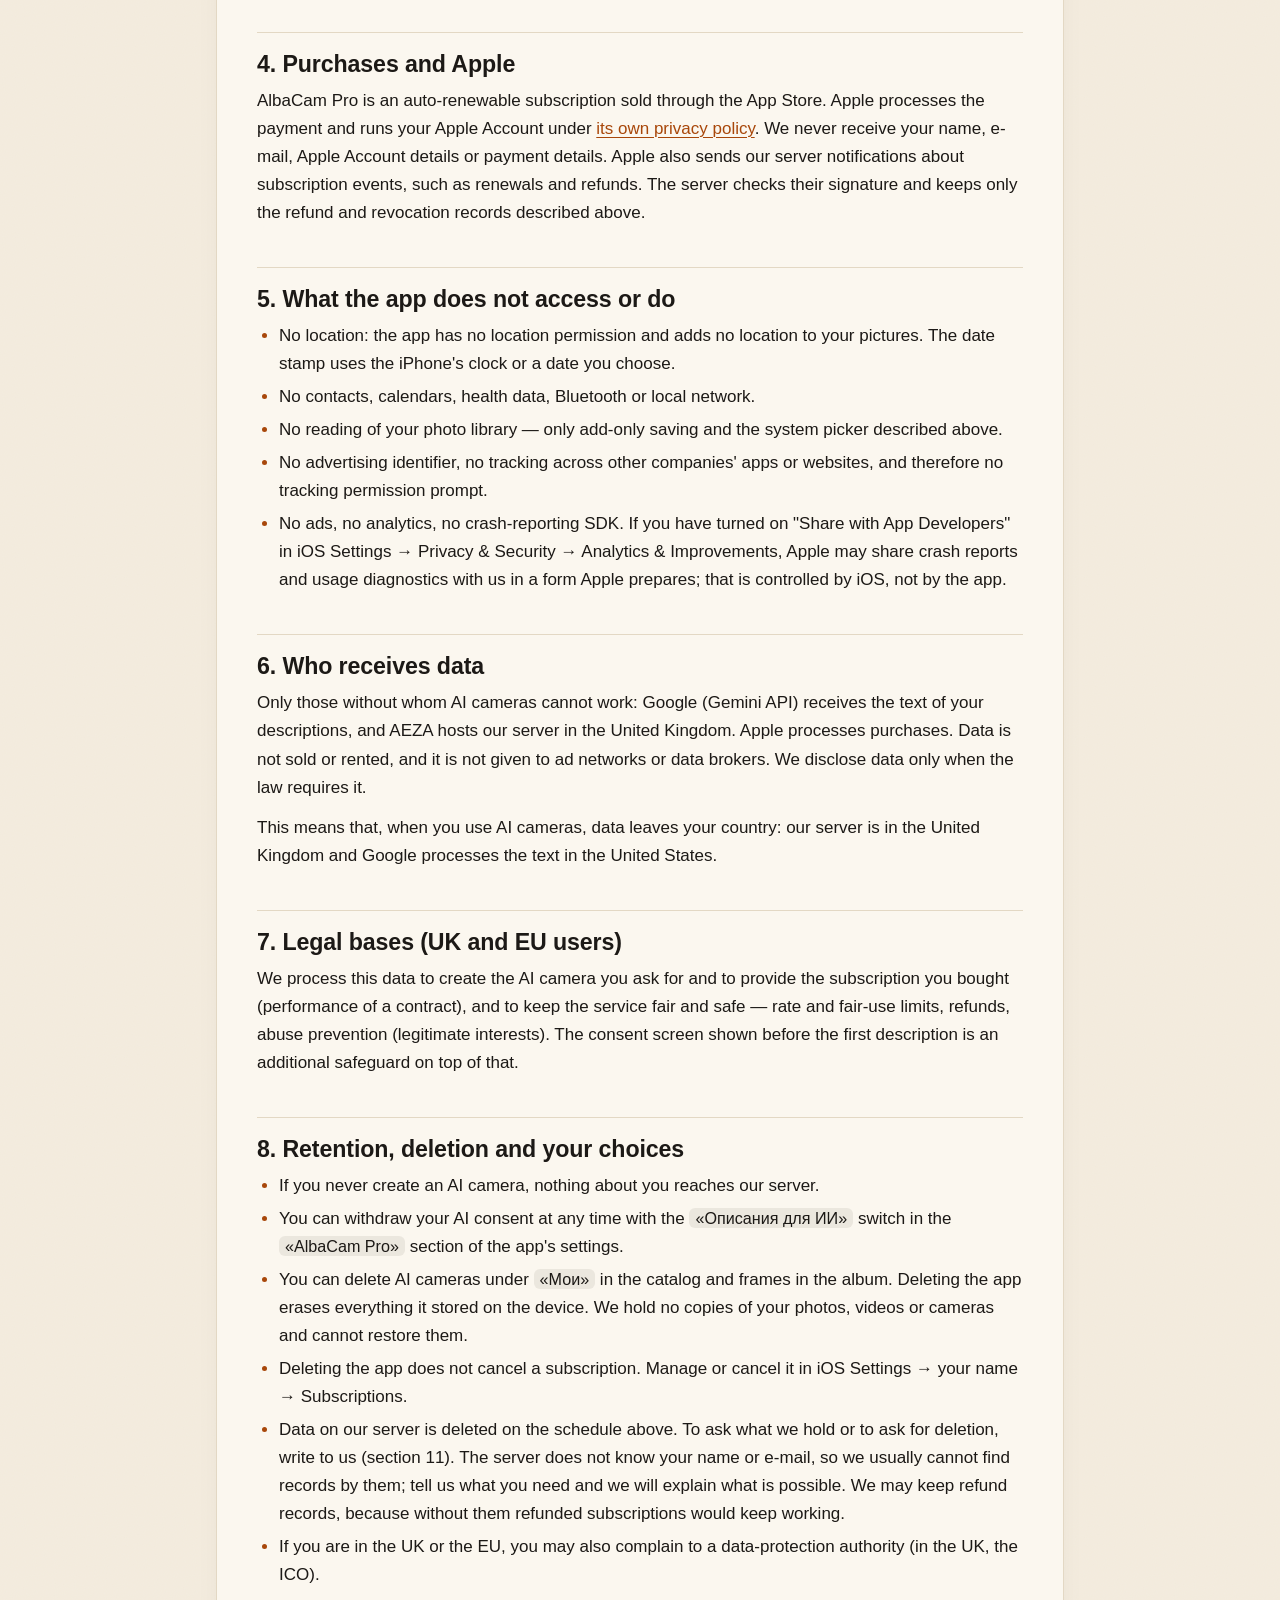
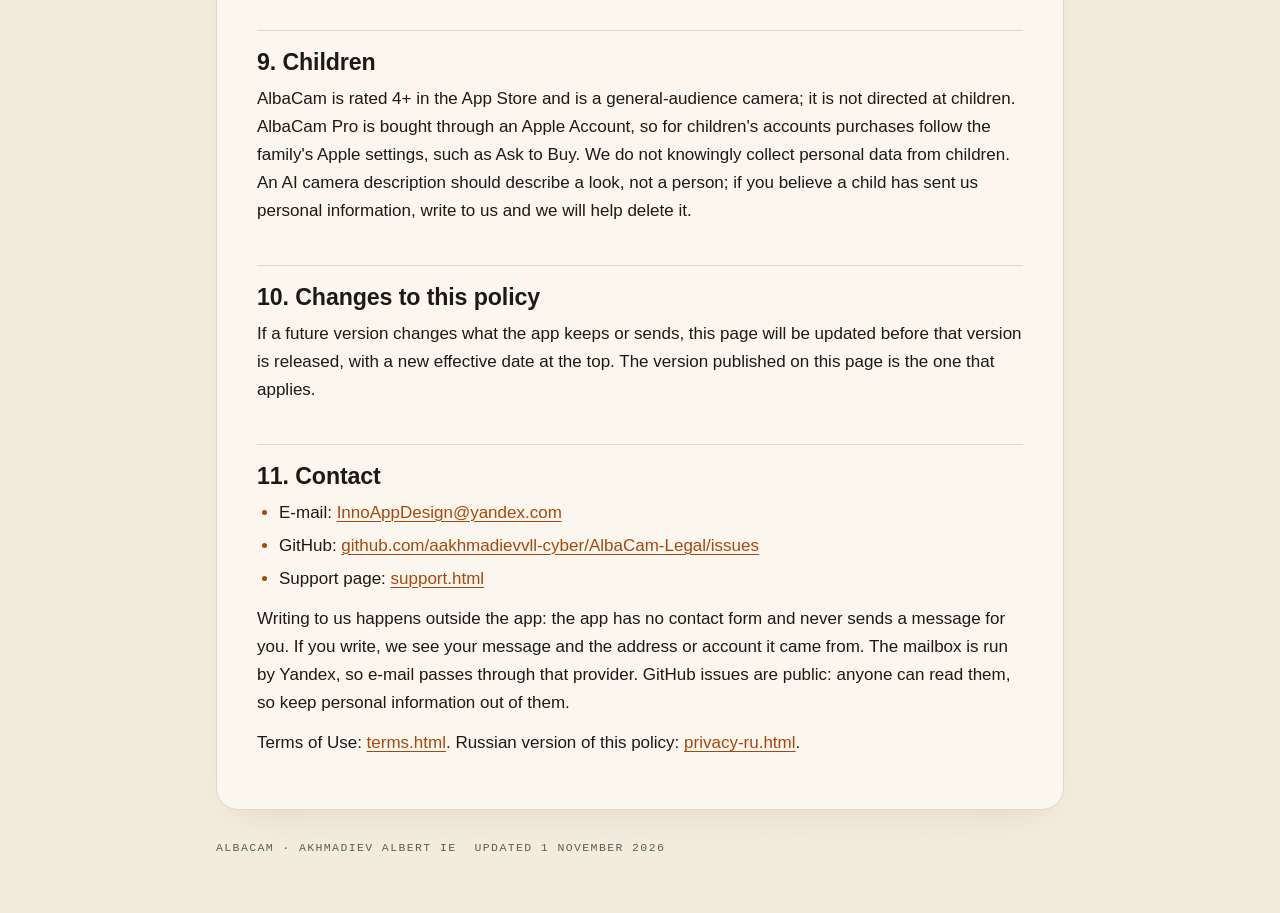
<file: privacy.html>
<!doctype html>
<html lang="en">
<head>
<meta charset="utf-8">
<meta name="viewport" content="width=device-width, initial-scale=1">
<title>Privacy Policy — AlbaCam</title>
<meta name="description" content="What AlbaCam keeps on your iPhone, what the optional AI cameras send, to whom, and for how long.">
<meta name="color-scheme" content="light dark">
<link rel="alternate" hreflang="en" href="https://aakhmadievvll-cyber.github.io/AlbaCam-Legal/privacy.html">
<link rel="alternate" hreflang="ru" href="https://aakhmadievvll-cyber.github.io/AlbaCam-Legal/privacy-ru.html">
<link rel="stylesheet" href="styles.css">
</head>
<body>
<a class="skip-link" href="#content">Skip to content</a>
<div class="page">
<header class="masthead">
  <a class="plate" href="./"><span class="led" aria-hidden="true"></span>AlbaCam <small>Legal &amp; Support</small></a>
  <p class="lang"><strong>English</strong> · <a href="privacy-ru.html" hreflang="ru" lang="ru">Русский</a></p>
</header>
<nav aria-label="Legal pages">
  <ul class="keys">
    <li><a href="./">Home</a></li>
    <li><a href="privacy.html" aria-current="page">Privacy</a></li>
    <li><a href="terms.html">Terms</a></li>
    <li><a href="support.html">Support</a></li>
  </ul>
</nav>
<main id="content">
<article class="panel">
<p class="eyebrow">Privacy Policy</p>
<h1>What stays on your iPhone, and the little that leaves it</h1>
<p class="meta"><strong>Effective date: 1 November 2026.</strong> App: <strong>AlbaCam</strong> for iPhone (iOS 17.0 or later), bundle id <code>com.alba.AlbaCam</code>, Apple ID 6829254633, version 1.0 and later, including the optional <strong>AlbaCam Pro</strong> subscription. Publisher and data controller: <strong>Akhmadiev Albert IE</strong>, an individual entrepreneur registered in the Republic of Armenia ("we", "us"). Russian version: <a href="privacy-ru.html" hreflang="ru">privacy-ru.html</a>.</p>
<p>The app's interface is in Russian, so on this page its buttons and switches are quoted in Russian, with a translation where it helps.</p>

<section class="summary" aria-labelledby="summary-heading">
<p class="eyebrow" id="summary-heading">The short version</p>
<ul>
  <li>AlbaCam is a camera. The camera, the microphone and your photos are processed <strong>only on your iPhone</strong>. Photos and videos you take or import are <strong>never uploaded</strong> — not to us and not to anyone else.</li>
  <li>The in-app album lives on your device, inside the app's own storage. Saving to Photos is <strong>add-only</strong>: the app can add pictures to your library but cannot see or read it.</li>
  <li>No account, no sign-in, no ads, no analytics or crash-reporting SDK, no tracking. The app contains no third-party SDK at all. We do not sell data.</li>
  <li>One optional feature uses the internet: <strong>AI cameras</strong>, part of AlbaCam Pro. When you ask for one, the app sends <strong>only the text you typed</strong> and Apple-signed data about your subscription to our server in the United Kingdom. The server passes the text — and only the text — to Google (Gemini API, USA) to build the camera preset. No photo, video, viewfinder frame or location is ever sent.</li>
  <li>Our server does not keep your description, your name or your e-mail. It keeps keyed hashes of Apple transaction identifiers, a record of each generation for 30 days (fair-use limits), the finished camera for up to 72 hours (safe retries) and refund records.</li>
  <li>AI cameras you save stay on your device. Apple handles all payments; we never see payment details.</li>
</ul>
</section>

<h2>1. What stays on your device</h2>
<h3>Camera and microphone</h3>
<p>The viewfinder, the film look (colour, grain, halation, light leaks, dust, date stamp, frame) and recording are all rendered on the iPhone in real time. The microphone is used only to record sound for video, and only if you allow it. Nothing from the camera or the microphone is sent anywhere, and the app does not analyse faces or recognise people.</p>
<h3>The album</h3>
<p>Photos and videos you take or develop from your library are saved in the app's private storage on your iPhone, together with a thumbnail and a small record: which camera made the frame, when, and how long a video is. Deleting a frame in the app removes it from the album; copies already saved to Photos stay there. Deleting the app deletes the album, and we have no copy. Like any app data, the album can be included in your own iCloud or computer backup of the iPhone if you have backups turned on; that backup is between you and Apple, and we have no access to it.</p>
<h3>Saving to Photos</h3>
<p>With <span class="ui" lang="ru">«Сохранять в Фото»</span> ("Save to Photos") switched on — it is on by default — a copy of each frame is added to your Photos library. The app asks iOS only for <strong>add-only</strong> access: it can add new pictures but cannot see, read or change the photos you already have. You can turn the switch off in the app's settings, or change the access in iOS Settings → AlbaCam → Photos.</p>
<h3>Importing from Photos</h3>
<p><span class="ui" lang="ru">«Импорт»</span> opens the iOS photo picker. The picker runs outside the app, and the app receives only the photo or video you pick. It applies the look on the device and saves the result to the album (and to Photos, if that switch is on). To print the right date on an imported picture, the app reads the capture date stored in the file, on the device. The app never asks for access to your whole photo library.</p>
<h3>Sharing</h3>
<p><span class="ui" lang="ru">«Поделиться»</span> ("Share") opens the iOS share sheet. What you share goes only where you choose to send it, under the terms of that app or service. AlbaCam itself sends nothing.</p>
<h3>Settings</h3>
<p>Stored in the standard iOS settings storage (<code>UserDefaults</code>): the selected camera, each camera's options (date stamp, light leak, dust, frame, grain, strength, frame format), your favourite cameras, the switches for saving to Photos, mirroring the front camera, the grid and haptics, a custom date for the date stamp, the timer and the flash. For AlbaCam Pro the app also keeps your choice on the AI consent screen, your App Store country (to hide Pro where it is not offered), whether a purchase is waiting for approval, and a count of app sessions with the time the Pro reminder was last shown, so that the reminder stays rare. While an AI camera is being built, the app keeps your description and the random request number, so that an interrupted request can be finished without being counted twice; this entry is deleted once the request finishes and is never used after 72 hours. None of this contains your name, e-mail, phone number, contacts, location or any advertising identifier, and none of it is sent anywhere except the description and request number described in section 2.</p>
<h3>Your AI cameras</h3>
<p>A camera you save with <span class="ui" lang="ru">«Сохранить и снимать»</span> ("Save and shoot") is stored on your device — its name, tagline and look settings — and is listed under <span class="ui" lang="ru">«Мои»</span> ("Mine") in the camera catalog, where you can rename or delete it. Saved cameras are never uploaded or synced, and they keep working after a subscription ends.</p>

<h2>2. AI cameras: what is sent, to whom, and why</h2>
<h3>When the app contacts our server</h3>
<p>Only when you tap <span class="ui" lang="ru">«Собрать камеру»</span> ("Build camera") or <span class="ui" lang="ru">«Ещё вариант»</span> ("Another take") in the AI studio, or when the app repeats a request you started (for example after the connection dropped). Opening the AI studio, the catalog or the AlbaCam Pro screen does not contact our server; the Pro screen asks only Apple for prices. If you never create an AI camera, the app never contacts our server.</p>
<h3>Your consent comes first</h3>
<p>Before the first description leaves your iPhone, the app shows a consent screen that names our server and Google Gemini (USA) and asks for your agreement. You agree by tapping <span class="ui" lang="ru">«Согласиться и собрать»</span> ("Agree and build"). You can withdraw it at any time with the <span class="ui" lang="ru">«Описания для ИИ»</span> ("Descriptions for AI") switch in the <span class="ui">«AlbaCam Pro»</span> section of the app's settings; after that, no description is sent.</p>
<h3>What our server receives</h3>
<ul>
  <li><strong>Your description</strong> (3 to 300 characters) and the language for the answer (Russian or English). Describe a camera, a film or a look — not a person. Please do not include personal information about yourself or anyone else.</li>
  <li><strong>Apple-signed subscription transactions.</strong> They contain the plan, purchase and expiry dates, Apple transaction identifiers, the App Store country and whether it is a Sandbox (test) purchase. They contain no name, no e-mail, no Apple Account details and no payment details. The server checks Apple's signature to confirm that AlbaCam Pro is active.</li>
  <li><strong>A random request number</strong> created by the app, so that a repeated request is not run or counted twice.</li>
  <li><strong>Your IP address</strong>, as with any internet connection. The server holds it only briefly in memory to limit how many requests one address can send (20 a minute). It is not written to the server's database.</li>
</ul>
<h3>What Google receives</h3>
<p>Our server sends only your description and the language, wrapped in our own instructions, to the Gemini API of Google LLC (USA). Google does not receive any identifier, purchase data or your IP address — the request comes from our server. Google processes the text under its Gemini API terms to return the camera preset. Our AI gateway, which runs on the same server, records only technical usage (model, token counts, cost), not the text. We do not use your descriptions to train AI models.</p>
<h3>What comes back</h3>
<p>A camera preset: a name, a short tagline and numbers for colour, grain, halation, frame, date stamp and the like. Your iPhone renders it live in the viewfinder. Nothing from the camera ever travels the other way.</p>
<h3>Where the server is</h3>
<p>A virtual server rented from AEZA in London, United Kingdom, set up and maintained by the developer.</p>

<h2>3. What our server keeps, and for how long</h2>
<p>Your description itself is <strong>never stored</strong>. Everything below is deleted automatically when its period ends.</p>
<div class="table-wrap">
<table>
<thead><tr><th scope="col">What</th><th scope="col">Why</th><th scope="col">How long</th></tr></thead>
<tbody>
<tr><td data-label="What">Keyed hashes (HMAC-SHA-256 with a secret key) of Apple transaction identifiers — never the identifiers themselves</td><td data-label="Why">To tie generations and refunds to a subscription without knowing who you are</td><td data-label="How long">As long as the records below that use them</td></tr>
<tr><td data-label="What">A record of each generation: the hashed subscriber identifier, the time and whether a camera was produced</td><td data-label="Why">Fair-use limits: 10 cameras a day (UTC) and 50 in any 30 days</td><td data-label="How long">30 days</td></tr>
<tr><td data-label="What">The finished camera preset, or the short reason a request was refused, stored with the random request number and a keyed hash of the request — not with the description</td><td data-label="Why">To complete an interrupted request without running or counting it twice</td><td data-label="How long">Up to 72 hours</td></tr>
<tr><td data-label="What">Refund and revocation records from Apple: the hashed transaction, its state and date</td><td data-label="Why">So that a refunded or revoked subscription stops unlocking AI cameras</td><td data-label="How long">While the service runs</td></tr>
<tr><td data-label="What">Identifiers of Apple's subscription notifications, with their type and time, not linked to a subscriber</td><td data-label="Why">To process each notification only once</td><td data-label="How long">30 days</td></tr>
<tr><td data-label="What">Short technical logs: time, result, model, duration, cost and a short pseudonymous identifier (the first characters of the keyed hash)</td><td data-label="Why">To run the service and fix faults</td><td data-label="How long">Size-limited, overwritten automatically, not archived</td></tr>
<tr><td data-label="What">Monthly spending totals, not linked to anyone</td><td data-label="Why">To keep AI costs within a budget</td><td data-label="How long">While the service runs</td></tr>
</tbody>
</table>
</div>
<p>Please note that the name and tagline of a finished camera can repeat words from your description, so for up to 72 hours they may reflect what you typed.</p>

<h2>4. Purchases and Apple</h2>
<p>AlbaCam Pro is an auto-renewable subscription sold through the App Store. Apple processes the payment and runs your Apple Account under <a href="https://www.apple.com/legal/privacy/">its own privacy policy</a>. We never receive your name, e-mail, Apple Account details or payment details. Apple also sends our server notifications about subscription events, such as renewals and refunds. The server checks their signature and keeps only the refund and revocation records described above.</p>

<h2>5. What the app does not access or do</h2>
<ul>
  <li>No location: the app has no location permission and adds no location to your pictures. The date stamp uses the iPhone's clock or a date you choose.</li>
  <li>No contacts, calendars, health data, Bluetooth or local network.</li>
  <li>No reading of your photo library — only add-only saving and the system picker described above.</li>
  <li>No advertising identifier, no tracking across other companies' apps or websites, and therefore no tracking permission prompt.</li>
  <li>No ads, no analytics, no crash-reporting SDK. If you have turned on "Share with App Developers" in iOS Settings → Privacy &amp; Security → Analytics &amp; Improvements, Apple may share crash reports and usage diagnostics with us in a form Apple prepares; that is controlled by iOS, not by the app.</li>
</ul>

<h2>6. Who receives data</h2>
<p>Only those without whom AI cameras cannot work: Google (Gemini API) receives the text of your descriptions, and AEZA hosts our server in the United Kingdom. Apple processes purchases. Data is not sold or rented, and it is not given to ad networks or data brokers. We disclose data only when the law requires it.</p>
<p>This means that, when you use AI cameras, data leaves your country: our server is in the United Kingdom and Google processes the text in the United States.</p>

<h2>7. Legal bases (UK and EU users)</h2>
<p>We process this data to create the AI camera you ask for and to provide the subscription you bought (performance of a contract), and to keep the service fair and safe — rate and fair-use limits, refunds, abuse prevention (legitimate interests). The consent screen shown before the first description is an additional safeguard on top of that.</p>

<h2>8. Retention, deletion and your choices</h2>
<ul>
  <li>If you never create an AI camera, nothing about you reaches our server.</li>
  <li>You can withdraw your AI consent at any time with the <span class="ui" lang="ru">«Описания для ИИ»</span> switch in the <span class="ui">«AlbaCam Pro»</span> section of the app's settings.</li>
  <li>You can delete AI cameras under <span class="ui" lang="ru">«Мои»</span> in the catalog and frames in the album. Deleting the app erases everything it stored on the device. We hold no copies of your photos, videos or cameras and cannot restore them.</li>
  <li>Deleting the app does not cancel a subscription. Manage or cancel it in iOS Settings → your name → Subscriptions.</li>
  <li>Data on our server is deleted on the schedule above. To ask what we hold or to ask for deletion, write to us (section 11). The server does not know your name or e-mail, so we usually cannot find records by them; tell us what you need and we will explain what is possible. We may keep refund records, because without them refunded subscriptions would keep working.</li>
  <li>If you are in the UK or the EU, you may also complain to a data-protection authority (in the UK, the ICO).</li>
</ul>

<h2>9. Children</h2>
<p>AlbaCam is rated 4+ in the App Store and is a general-audience camera; it is not directed at children. AlbaCam Pro is bought through an Apple Account, so for children's accounts purchases follow the family's Apple settings, such as Ask to Buy. We do not knowingly collect personal data from children. An AI camera description should describe a look, not a person; if you believe a child has sent us personal information, write to us and we will help delete it.</p>

<h2>10. Changes to this policy</h2>
<p>If a future version changes what the app keeps or sends, this page will be updated before that version is released, with a new effective date at the top. The version published on this page is the one that applies.</p>

<h2>11. Contact</h2>
<ul>
  <li>E-mail: <a href="mailto:InnoAppDesign@yandex.com">InnoAppDesign@yandex.com</a></li>
  <li>GitHub: <a href="https://github.com/aakhmadievvll-cyber/AlbaCam-Legal/issues">github.com/aakhmadievvll-cyber/AlbaCam-Legal/issues</a></li>
  <li>Support page: <a href="support.html">support.html</a></li>
</ul>
<p>Writing to us happens outside the app: the app has no contact form and never sends a message for you. If you write, we see your message and the address or account it came from. The mailbox is run by Yandex, so e-mail passes through that provider. GitHub issues are public: anyone can read them, so keep personal information out of them.</p>
<p>Terms of Use: <a href="terms.html">terms.html</a>. Russian version of this policy: <a href="privacy-ru.html" hreflang="ru">privacy-ru.html</a>.</p>
</article>
</main>
<footer class="site-footer">
  <span>AlbaCam · Akhmadiev Albert IE</span>
  <span>Updated 1 November 2026</span>
</footer>
</div>
</body>
</html>
</file>
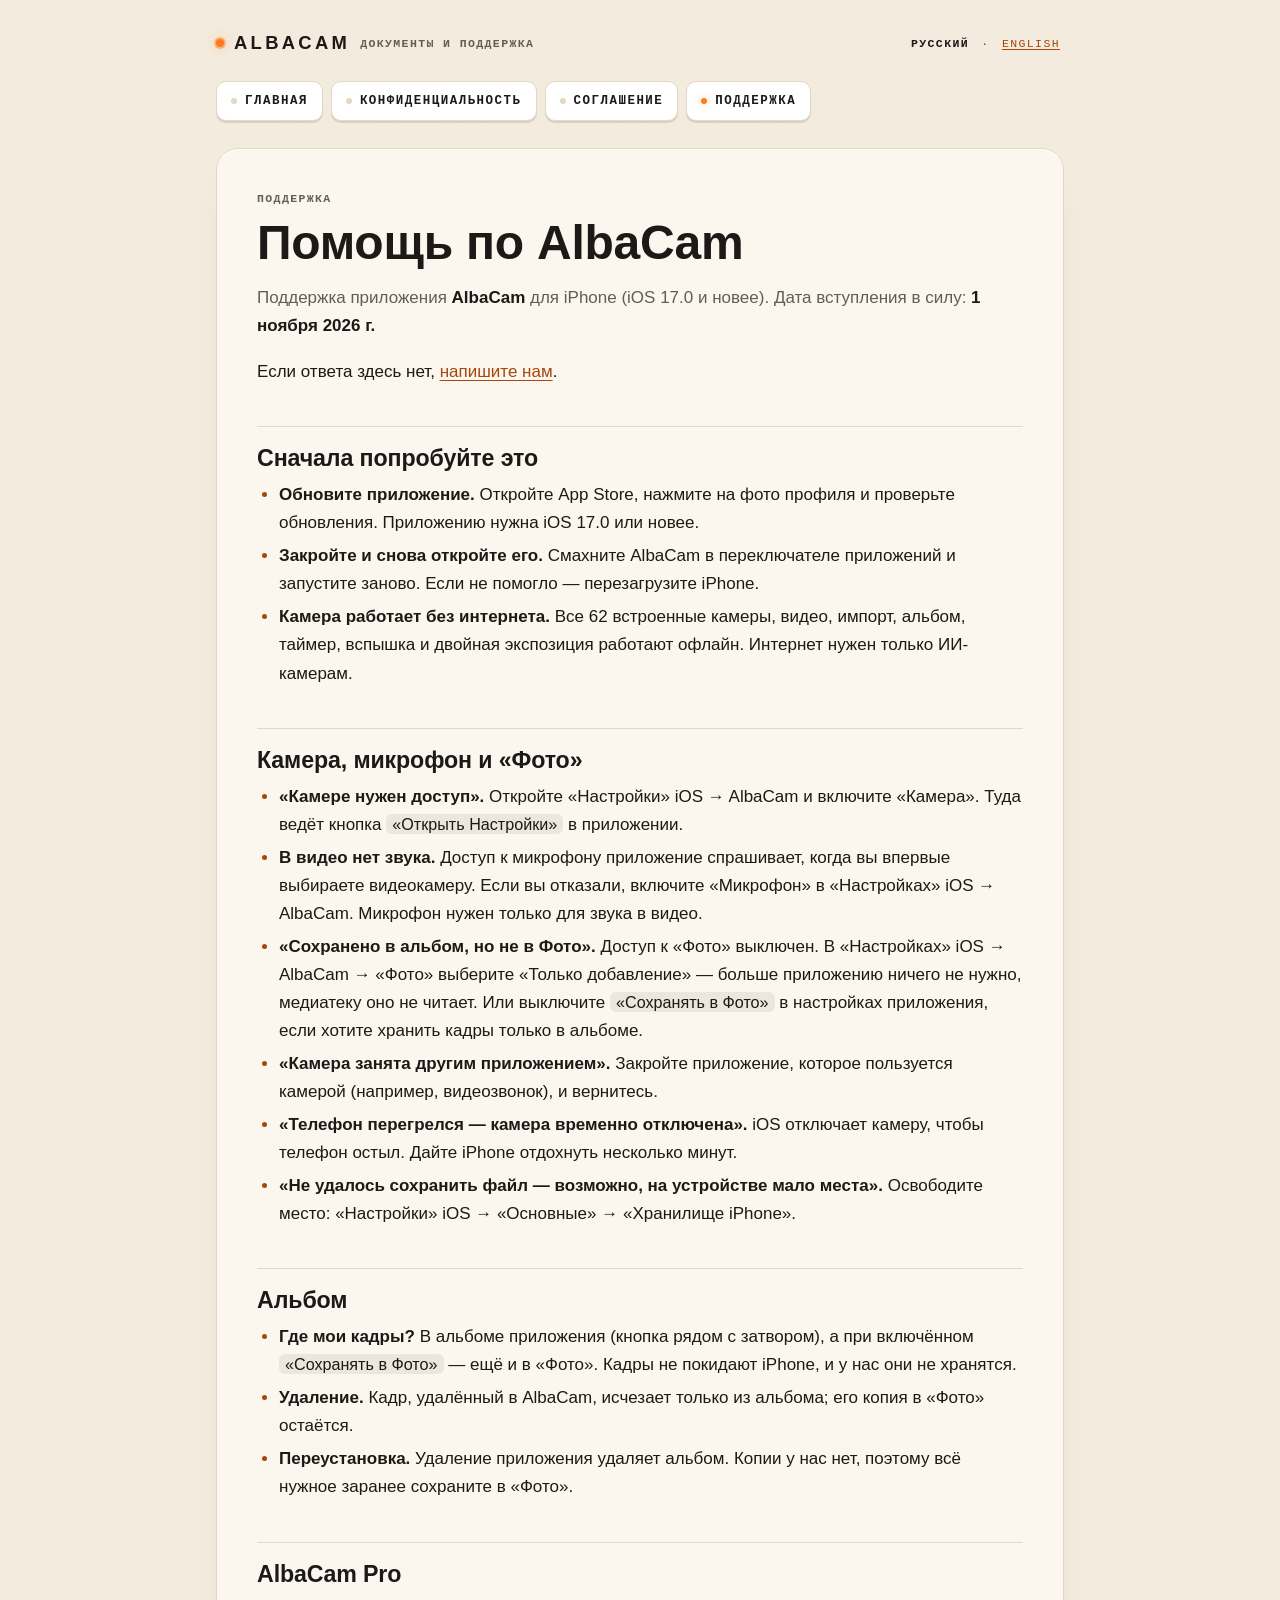
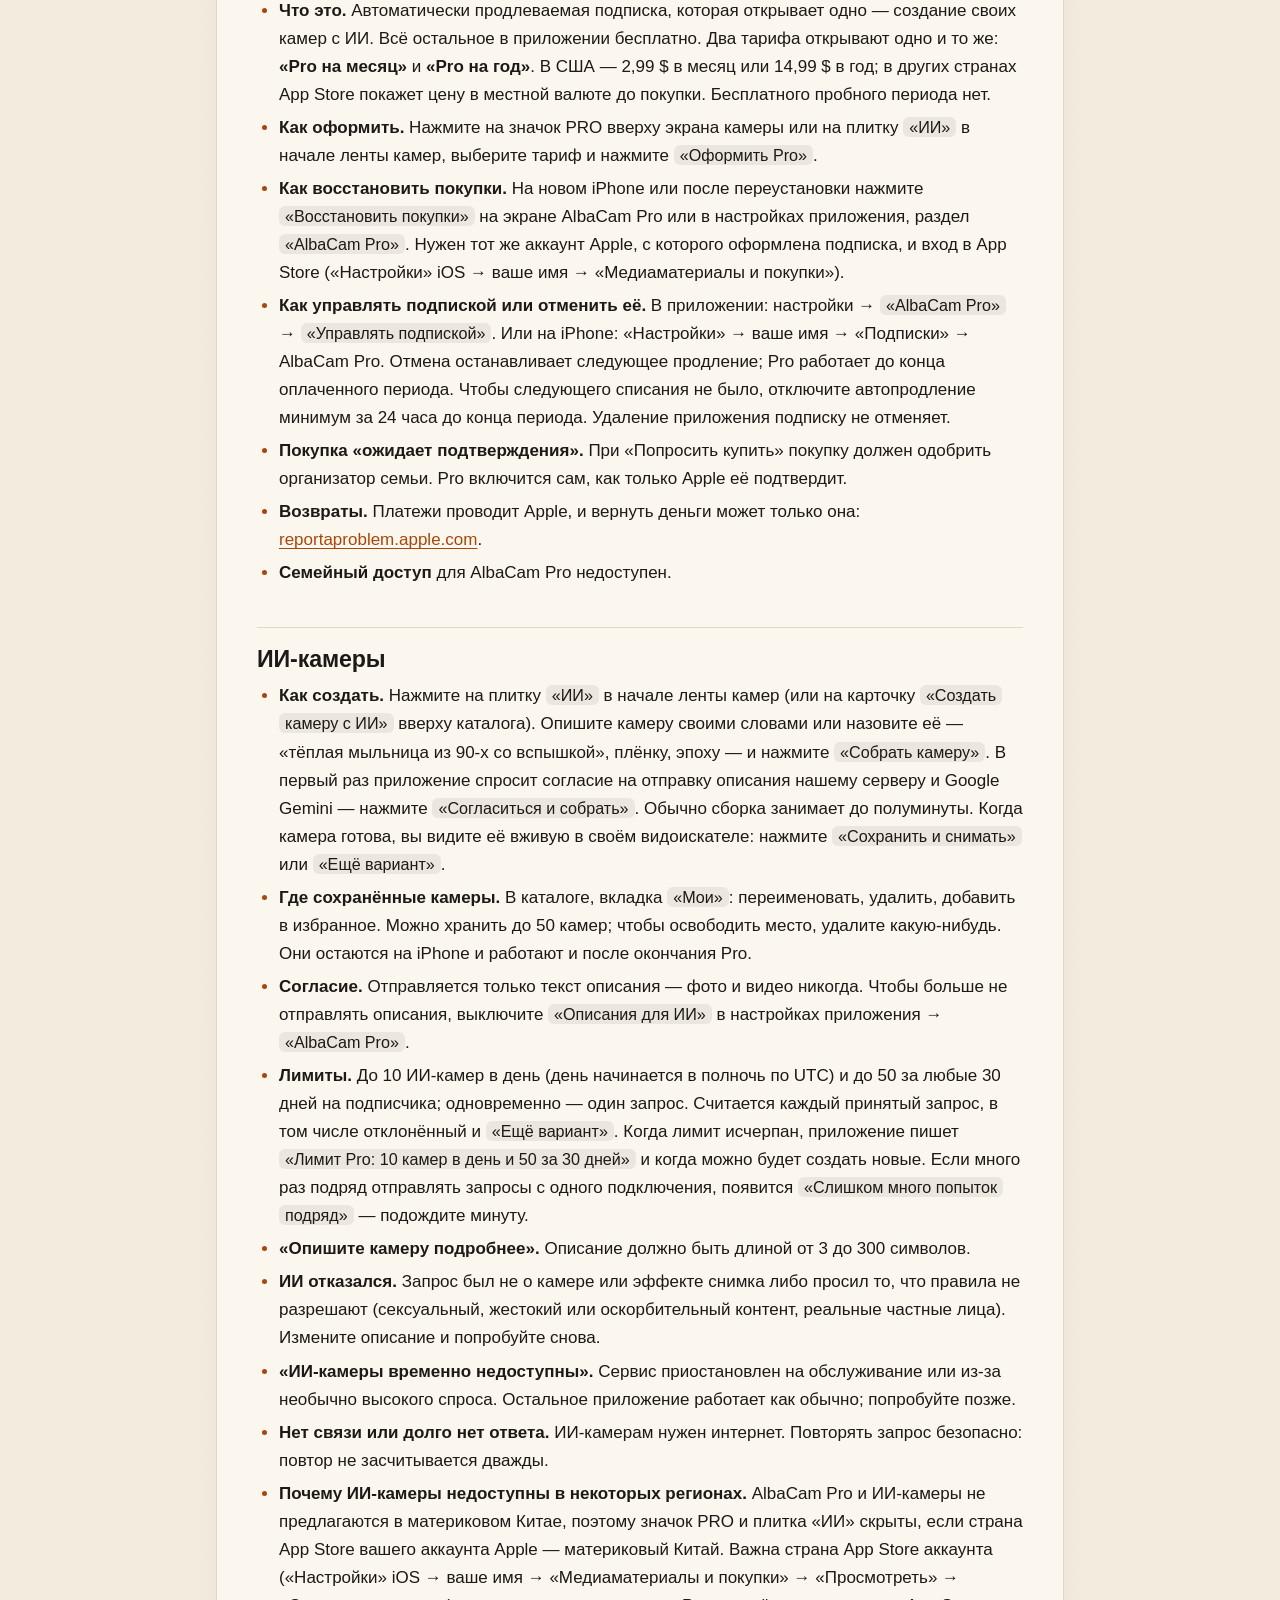
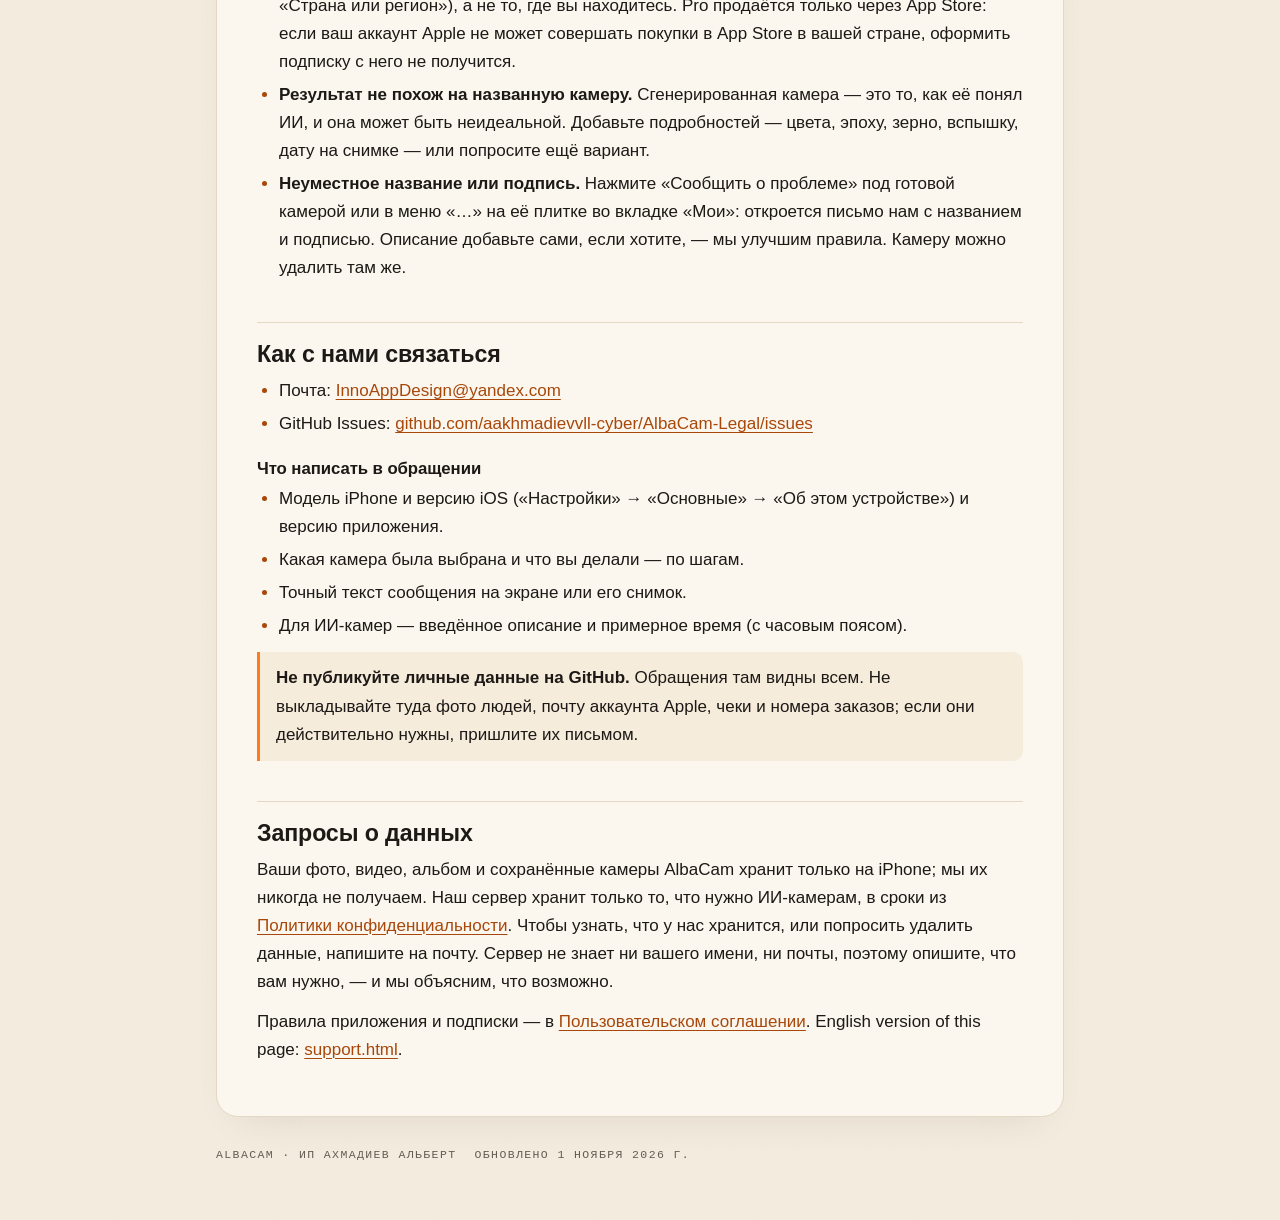
<file: support-ru.html>
<!doctype html>
<html lang="ru">
<head>
<meta charset="utf-8">
<meta name="viewport" content="width=device-width, initial-scale=1">
<title>Поддержка — AlbaCam</title>
<meta name="description" content="Помощь по AlbaCam: доступ к камере и «Фото», альбом, AlbaCam Pro, восстановление и отмена подписки, лимиты ИИ-камер и как с нами связаться.">
<meta name="color-scheme" content="light dark">
<link rel="alternate" hreflang="ru" href="https://aakhmadievvll-cyber.github.io/AlbaCam-Legal/support-ru.html">
<link rel="alternate" hreflang="en" href="https://aakhmadievvll-cyber.github.io/AlbaCam-Legal/support.html">
<link rel="stylesheet" href="styles.css">
</head>
<body>
<a class="skip-link" href="#content">К тексту</a>
<div class="page">
<header class="masthead">
  <a class="plate" href="./"><span class="led" aria-hidden="true"></span>AlbaCam <small>Документы и поддержка</small></a>
  <p class="lang"><strong>Русский</strong> · <a href="support.html" hreflang="en" lang="en">English</a></p>
</header>
<nav aria-label="Юридические страницы">
  <ul class="keys">
    <li><a href="./">Главная</a></li>
    <li><a href="privacy-ru.html">Конфиденциальность</a></li>
    <li><a href="terms-ru.html">Соглашение</a></li>
    <li><a href="support-ru.html" aria-current="page">Поддержка</a></li>
  </ul>
</nav>
<main id="content">
<article class="panel">
<p class="eyebrow">Поддержка</p>
<h1>Помощь по AlbaCam</h1>
<p class="meta">Поддержка приложения <strong>AlbaCam</strong> для iPhone (iOS 17.0 и новее). Дата вступления в силу: <strong>1 ноября 2026 г.</strong></p>
<p>Если ответа здесь нет, <a href="#contact">напишите нам</a>.</p>

<h2>Сначала попробуйте это</h2>
<ul>
  <li><strong>Обновите приложение.</strong> Откройте App Store, нажмите на фото профиля и проверьте обновления. Приложению нужна iOS 17.0 или новее.</li>
  <li><strong>Закройте и снова откройте его.</strong> Смахните AlbaCam в переключателе приложений и запустите заново. Если не помогло — перезагрузите iPhone.</li>
  <li><strong>Камера работает без интернета.</strong> Все 62 встроенные камеры, видео, импорт, альбом, таймер, вспышка и двойная экспозиция работают офлайн. Интернет нужен только ИИ-камерам.</li>
</ul>

<h2>Камера, микрофон и «Фото»</h2>
<ul>
  <li><strong>«Камере нужен доступ».</strong> Откройте «Настройки» iOS → AlbaCam и включите «Камера». Туда ведёт кнопка <span class="ui">«Открыть Настройки»</span> в приложении.</li>
  <li><strong>В видео нет звука.</strong> Доступ к микрофону приложение спрашивает, когда вы впервые выбираете видеокамеру. Если вы отказали, включите «Микрофон» в «Настройках» iOS → AlbaCam. Микрофон нужен только для звука в видео.</li>
  <li><strong>«Сохранено в альбом, но не в Фото».</strong> Доступ к «Фото» выключен. В «Настройках» iOS → AlbaCam → «Фото» выберите «Только добавление» — больше приложению ничего не нужно, медиатеку оно не читает. Или выключите <span class="ui">«Сохранять в Фото»</span> в настройках приложения, если хотите хранить кадры только в альбоме.</li>
  <li><strong>«Камера занята другим приложением».</strong> Закройте приложение, которое пользуется камерой (например, видеозвонок), и вернитесь.</li>
  <li><strong>«Телефон перегрелся — камера временно отключена».</strong> iOS отключает камеру, чтобы телефон остыл. Дайте iPhone отдохнуть несколько минут.</li>
  <li><strong>«Не удалось сохранить файл — возможно, на устройстве мало места».</strong> Освободите место: «Настройки» iOS → «Основные» → «Хранилище iPhone».</li>
</ul>

<h2>Альбом</h2>
<ul>
  <li><strong>Где мои кадры?</strong> В альбоме приложения (кнопка рядом с затвором), а при включённом <span class="ui">«Сохранять в Фото»</span> — ещё и в «Фото». Кадры не покидают iPhone, и у нас они не хранятся.</li>
  <li><strong>Удаление.</strong> Кадр, удалённый в AlbaCam, исчезает только из альбома; его копия в «Фото» остаётся.</li>
  <li><strong>Переустановка.</strong> Удаление приложения удаляет альбом. Копии у нас нет, поэтому всё нужное заранее сохраните в «Фото».</li>
</ul>

<h2>AlbaCam Pro</h2>
<ul>
  <li><strong>Что это.</strong> Автоматически продлеваемая подписка, которая открывает одно — создание своих камер с ИИ. Всё остальное в приложении бесплатно. Два тарифа открывают одно и то же: <strong>«Pro на месяц»</strong> и <strong>«Pro на год»</strong>. В США — 2,99 $ в месяц или 14,99 $ в год; в других странах App Store покажет цену в местной валюте до покупки. Бесплатного пробного периода нет.</li>
  <li><strong>Как оформить.</strong> Нажмите на значок PRO вверху экрана камеры или на плитку <span class="ui">«ИИ»</span> в начале ленты камер, выберите тариф и нажмите <span class="ui">«Оформить Pro»</span>.</li>
  <li><strong>Как восстановить покупки.</strong> На новом iPhone или после переустановки нажмите <span class="ui">«Восстановить покупки»</span> на экране AlbaCam Pro или в настройках приложения, раздел <span class="ui">«AlbaCam Pro»</span>. Нужен тот же аккаунт Apple, с которого оформлена подписка, и вход в App Store («Настройки» iOS → ваше имя → «Медиаматериалы и покупки»).</li>
  <li><strong>Как управлять подпиской или отменить её.</strong> В приложении: настройки → <span class="ui">«AlbaCam Pro»</span> → <span class="ui">«Управлять подпиской»</span>. Или на iPhone: «Настройки» → ваше имя → «Подписки» → AlbaCam Pro. Отмена останавливает следующее продление; Pro работает до конца оплаченного периода. Чтобы следующего списания не было, отключите автопродление минимум за 24 часа до конца периода. Удаление приложения подписку не отменяет.</li>
  <li><strong>Покупка «ожидает подтверждения».</strong> При «Попросить купить» покупку должен одобрить организатор семьи. Pro включится сам, как только Apple её подтвердит.</li>
  <li><strong>Возвраты.</strong> Платежи проводит Apple, и вернуть деньги может только она: <a href="https://reportaproblem.apple.com">reportaproblem.apple.com</a>.</li>
  <li><strong>Семейный доступ</strong> для AlbaCam Pro недоступен.</li>
</ul>

<h2>ИИ-камеры</h2>
<ul>
  <li><strong>Как создать.</strong> Нажмите на плитку <span class="ui">«ИИ»</span> в начале ленты камер (или на карточку <span class="ui">«Создать камеру с ИИ»</span> вверху каталога). Опишите камеру своими словами или назовите её — «тёплая мыльница из 90-х со вспышкой», плёнку, эпоху — и нажмите <span class="ui">«Собрать камеру»</span>. В первый раз приложение спросит согласие на отправку описания нашему серверу и Google Gemini — нажмите <span class="ui">«Согласиться и собрать»</span>. Обычно сборка занимает до полуминуты. Когда камера готова, вы видите её вживую в своём видоискателе: нажмите <span class="ui">«Сохранить и снимать»</span> или <span class="ui">«Ещё вариант»</span>.</li>
  <li><strong>Где сохранённые камеры.</strong> В каталоге, вкладка <span class="ui">«Мои»</span>: переименовать, удалить, добавить в избранное. Можно хранить до 50 камер; чтобы освободить место, удалите какую-нибудь. Они остаются на iPhone и работают и после окончания Pro.</li>
  <li><strong>Согласие.</strong> Отправляется только текст описания — фото и видео никогда. Чтобы больше не отправлять описания, выключите <span class="ui">«Описания для ИИ»</span> в настройках приложения → <span class="ui">«AlbaCam Pro»</span>.</li>
  <li><strong>Лимиты.</strong> До 10 ИИ-камер в день (день начинается в полночь по UTC) и до 50 за любые 30 дней на подписчика; одновременно — один запрос. Считается каждый принятый запрос, в том числе отклонённый и <span class="ui">«Ещё вариант»</span>. Когда лимит исчерпан, приложение пишет <span class="ui">«Лимит Pro: 10 камер в день и 50 за 30 дней»</span> и когда можно будет создать новые. Если много раз подряд отправлять запросы с одного подключения, появится <span class="ui">«Слишком много попыток подряд»</span> — подождите минуту.</li>
  <li><strong>«Опишите камеру подробнее».</strong> Описание должно быть длиной от 3 до 300 символов.</li>
  <li><strong>ИИ отказался.</strong> Запрос был не о камере или эффекте снимка либо просил то, что правила не разрешают (сексуальный, жестокий или оскорбительный контент, реальные частные лица). Измените описание и попробуйте снова.</li>
  <li><strong>«ИИ-камеры временно недоступны».</strong> Сервис приостановлен на обслуживание или из-за необычно высокого спроса. Остальное приложение работает как обычно; попробуйте позже.</li>
  <li><strong>Нет связи или долго нет ответа.</strong> ИИ-камерам нужен интернет. Повторять запрос безопасно: повтор не засчитывается дважды.</li>
  <li><strong>Почему ИИ-камеры недоступны в некоторых регионах.</strong> AlbaCam Pro и ИИ-камеры не предлагаются в материковом Китае, поэтому значок PRO и плитка «ИИ» скрыты, если страна App Store вашего аккаунта Apple — материковый Китай. Важна страна App Store аккаунта («Настройки» iOS → ваше имя → «Медиаматериалы и покупки» → «Просмотреть» → «Страна или регион»), а не то, где вы находитесь. Pro продаётся только через App Store: если ваш аккаунт Apple не может совершать покупки в App Store в вашей стране, оформить подписку с него не получится.</li>
  <li><strong>Результат не похож на названную камеру.</strong> Сгенерированная камера — это то, как её понял ИИ, и она может быть неидеальной. Добавьте подробностей — цвета, эпоху, зерно, вспышку, дату на снимке — или попросите ещё вариант.</li>
  <li><strong>Неуместное название или подпись.</strong> Нажмите «Сообщить о проблеме» под готовой камерой или в меню «…» на её плитке во вкладке «Мои»: откроется письмо нам с названием и подписью. Описание добавьте сами, если хотите, — мы улучшим правила. Камеру можно удалить там же.</li>
</ul>

<h2 id="contact">Как с нами связаться</h2>
<ul>
  <li>Почта: <a href="mailto:InnoAppDesign@yandex.com">InnoAppDesign@yandex.com</a></li>
  <li>GitHub Issues: <a href="https://github.com/aakhmadievvll-cyber/AlbaCam-Legal/issues">github.com/aakhmadievvll-cyber/AlbaCam-Legal/issues</a></li>
</ul>
<h3>Что написать в обращении</h3>
<ul>
  <li>Модель iPhone и версию iOS («Настройки» → «Основные» → «Об этом устройстве») и версию приложения.</li>
  <li>Какая камера была выбрана и что вы делали — по шагам.</li>
  <li>Точный текст сообщения на экране или его снимок.</li>
  <li>Для ИИ-камер — введённое описание и примерное время (с часовым поясом).</li>
</ul>
<p class="note"><strong>Не публикуйте личные данные на GitHub.</strong> Обращения там видны всем. Не выкладывайте туда фото людей, почту аккаунта Apple, чеки и номера заказов; если они действительно нужны, пришлите их письмом.</p>

<h2>Запросы о данных</h2>
<p>Ваши фото, видео, альбом и сохранённые камеры AlbaCam хранит только на iPhone; мы их никогда не получаем. Наш сервер хранит только то, что нужно ИИ-камерам, в сроки из <a href="privacy-ru.html">Политики конфиденциальности</a>. Чтобы узнать, что у нас хранится, или попросить удалить данные, напишите на почту. Сервер не знает ни вашего имени, ни почты, поэтому опишите, что вам нужно, — и мы объясним, что возможно.</p>
<p>Правила приложения и подписки — в <a href="terms-ru.html">Пользовательском соглашении</a>. English version of this page: <a href="support.html" hreflang="en" lang="en">support.html</a>.</p>
</article>
</main>
<footer class="site-footer">
  <span>AlbaCam · ИП Ахмадиев Альберт</span>
  <span>Обновлено 1 ноября 2026 г.</span>
</footer>
</div>
</body>
</html>
</file>
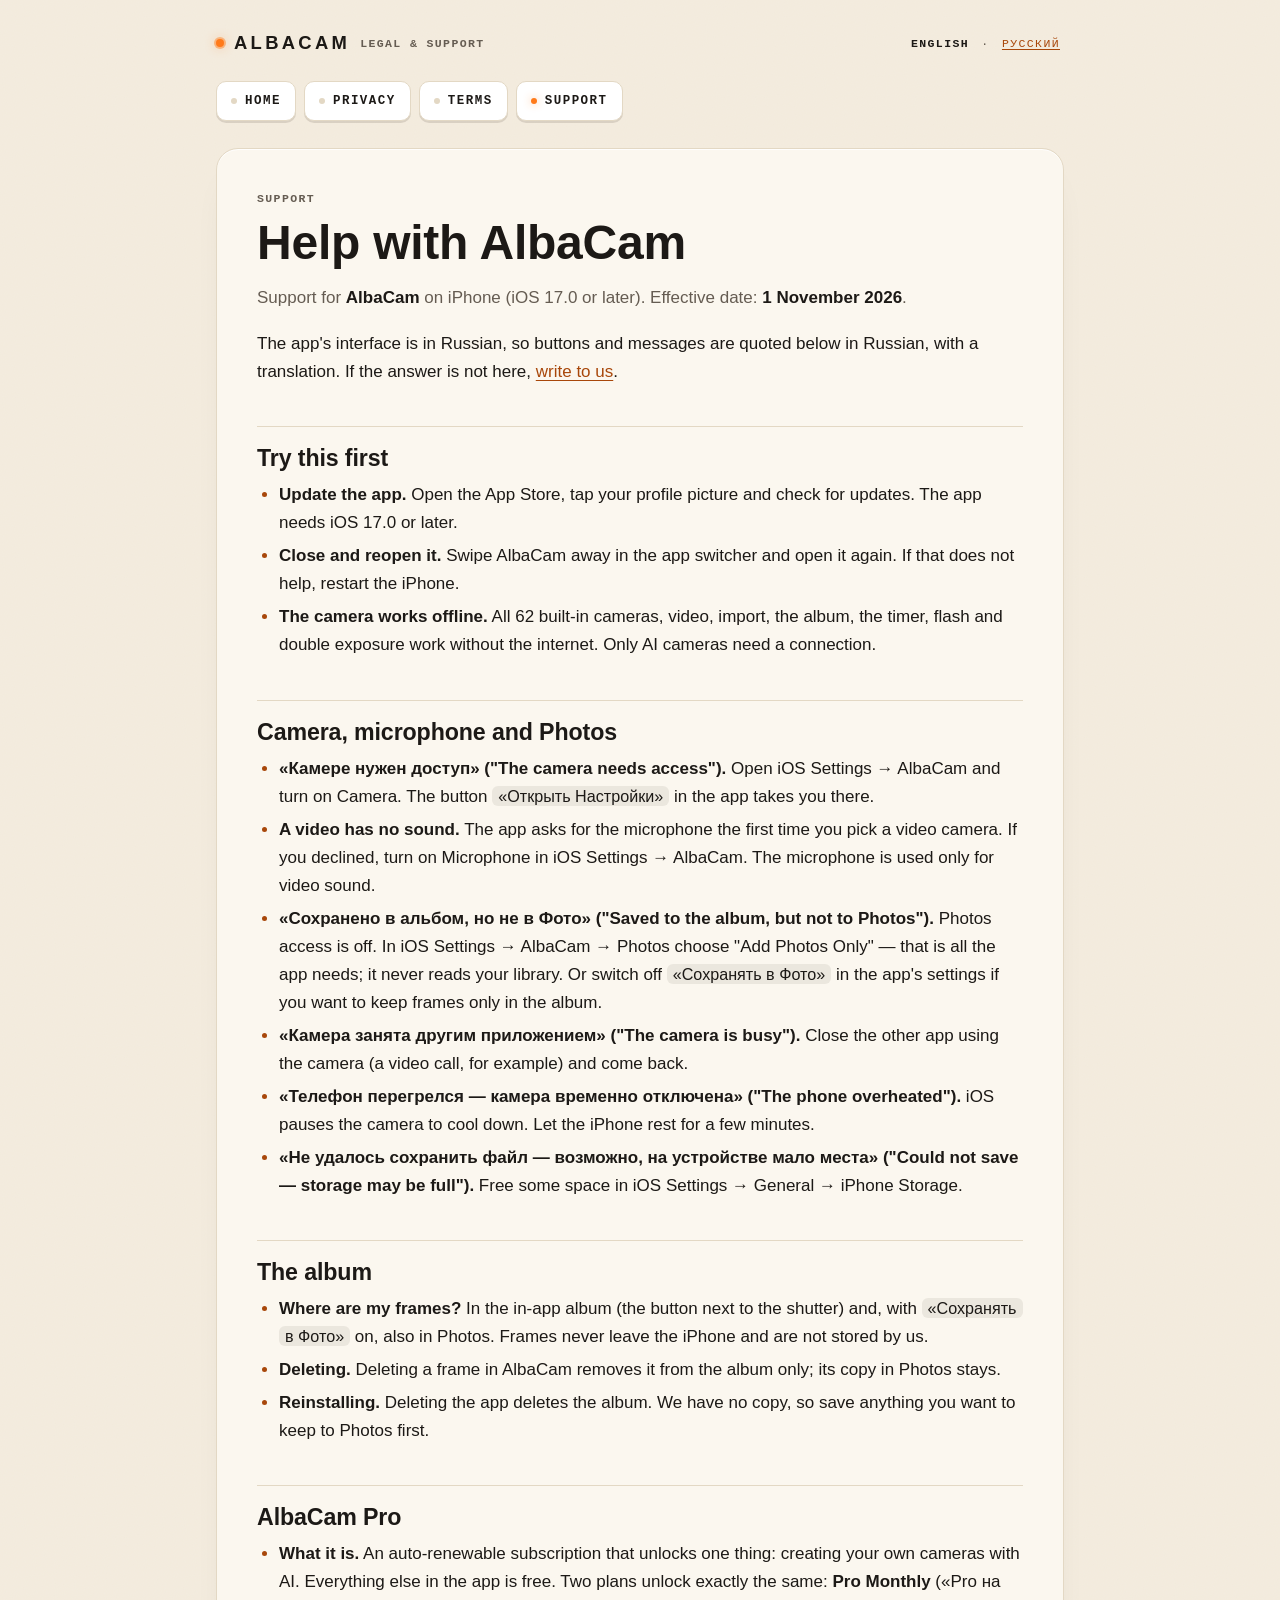
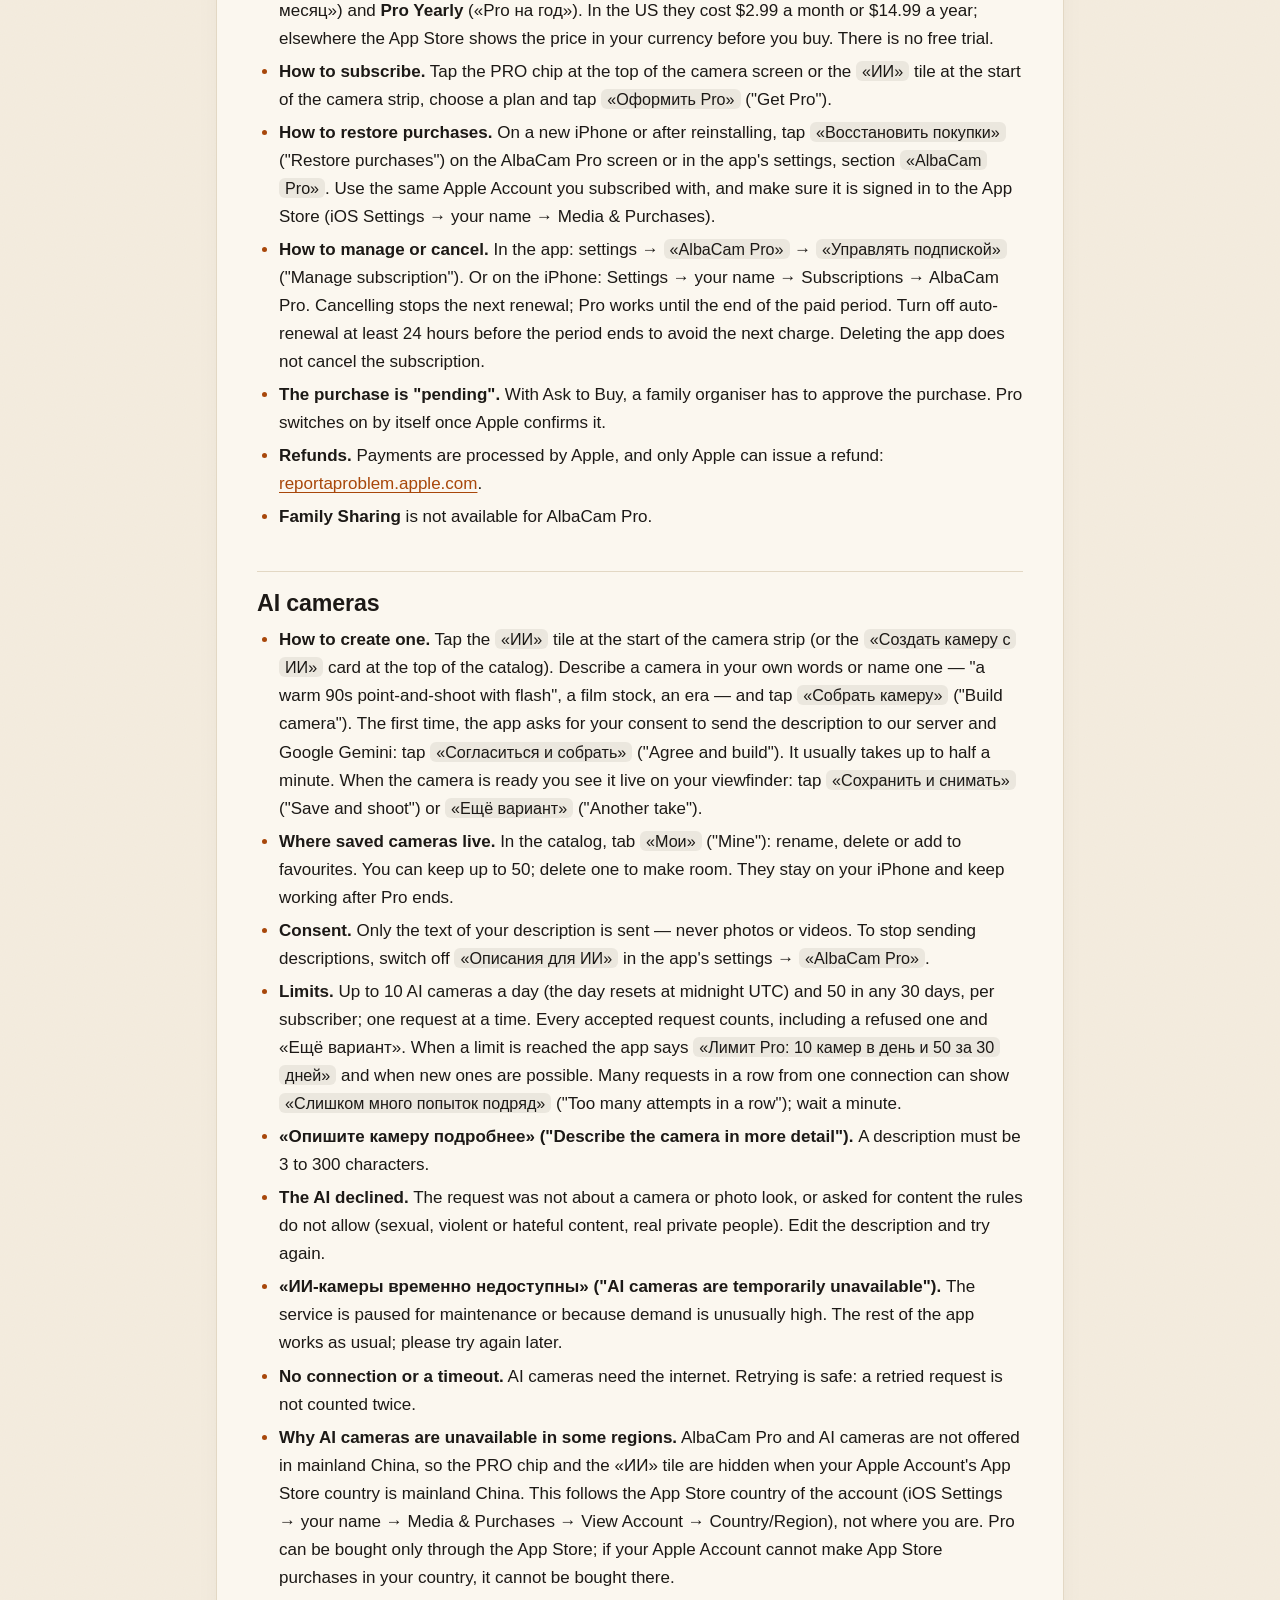
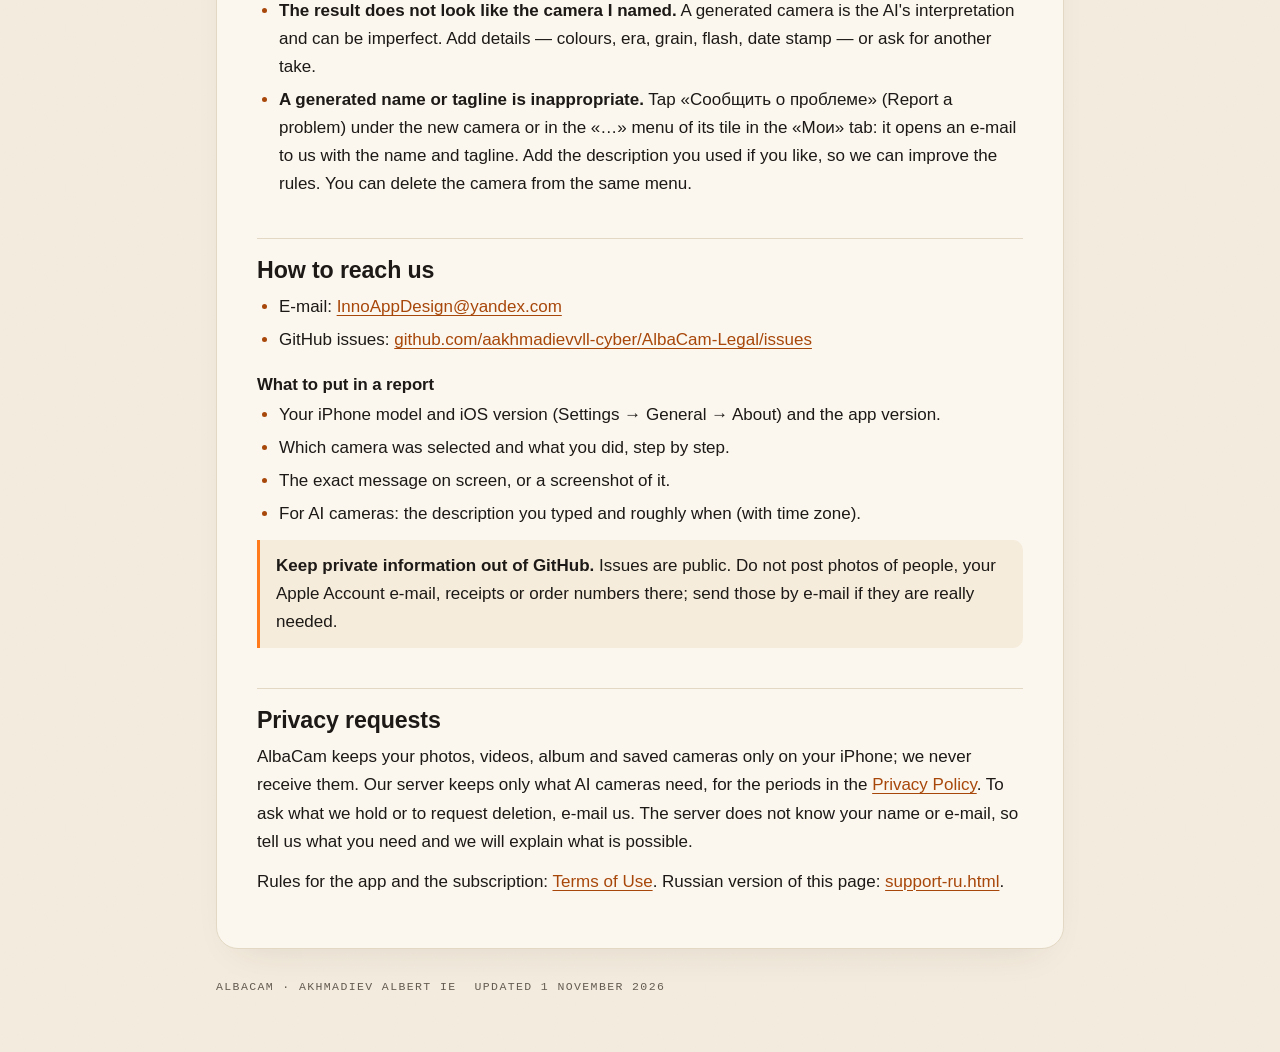
<file: support.html>
<!doctype html>
<html lang="en">
<head>
<meta charset="utf-8">
<meta name="viewport" content="width=device-width, initial-scale=1">
<title>Support — AlbaCam</title>
<meta name="description" content="Help with AlbaCam: camera and Photos access, the album, AlbaCam Pro, restoring and cancelling, AI camera limits and how to contact us.">
<meta name="color-scheme" content="light dark">
<link rel="alternate" hreflang="en" href="https://aakhmadievvll-cyber.github.io/AlbaCam-Legal/support.html">
<link rel="alternate" hreflang="ru" href="https://aakhmadievvll-cyber.github.io/AlbaCam-Legal/support-ru.html">
<link rel="stylesheet" href="styles.css">
</head>
<body>
<a class="skip-link" href="#content">Skip to content</a>
<div class="page">
<header class="masthead">
  <a class="plate" href="./"><span class="led" aria-hidden="true"></span>AlbaCam <small>Legal &amp; Support</small></a>
  <p class="lang"><strong>English</strong> · <a href="support-ru.html" hreflang="ru" lang="ru">Русский</a></p>
</header>
<nav aria-label="Legal pages">
  <ul class="keys">
    <li><a href="./">Home</a></li>
    <li><a href="privacy.html">Privacy</a></li>
    <li><a href="terms.html">Terms</a></li>
    <li><a href="support.html" aria-current="page">Support</a></li>
  </ul>
</nav>
<main id="content">
<article class="panel">
<p class="eyebrow">Support</p>
<h1>Help with AlbaCam</h1>
<p class="meta">Support for <strong>AlbaCam</strong> on iPhone (iOS 17.0 or later). Effective date: <strong>1 November 2026</strong>.</p>
<p>The app's interface is in Russian, so buttons and messages are quoted below in Russian, with a translation. If the answer is not here, <a href="#contact">write to us</a>.</p>

<h2>Try this first</h2>
<ul>
  <li><strong>Update the app.</strong> Open the App Store, tap your profile picture and check for updates. The app needs iOS 17.0 or later.</li>
  <li><strong>Close and reopen it.</strong> Swipe AlbaCam away in the app switcher and open it again. If that does not help, restart the iPhone.</li>
  <li><strong>The camera works offline.</strong> All 62 built-in cameras, video, import, the album, the timer, flash and double exposure work without the internet. Only AI cameras need a connection.</li>
</ul>

<h2>Camera, microphone and Photos</h2>
<ul>
  <li><strong><span lang="ru">«Камере нужен доступ»</span> ("The camera needs access").</strong> Open iOS Settings → AlbaCam and turn on Camera. The button <span class="ui" lang="ru">«Открыть Настройки»</span> in the app takes you there.</li>
  <li><strong>A video has no sound.</strong> The app asks for the microphone the first time you pick a video camera. If you declined, turn on Microphone in iOS Settings → AlbaCam. The microphone is used only for video sound.</li>
  <li><strong><span lang="ru">«Сохранено в альбом, но не в Фото»</span> ("Saved to the album, but not to Photos").</strong> Photos access is off. In iOS Settings → AlbaCam → Photos choose "Add Photos Only" — that is all the app needs; it never reads your library. Or switch off <span class="ui" lang="ru">«Сохранять в Фото»</span> in the app's settings if you want to keep frames only in the album.</li>
  <li><strong><span lang="ru">«Камера занята другим приложением»</span> ("The camera is busy").</strong> Close the other app using the camera (a video call, for example) and come back.</li>
  <li><strong><span lang="ru">«Телефон перегрелся — камера временно отключена»</span> ("The phone overheated").</strong> iOS pauses the camera to cool down. Let the iPhone rest for a few minutes.</li>
  <li><strong><span lang="ru">«Не удалось сохранить файл — возможно, на устройстве мало места»</span> ("Could not save — storage may be full").</strong> Free some space in iOS Settings → General → iPhone Storage.</li>
</ul>

<h2>The album</h2>
<ul>
  <li><strong>Where are my frames?</strong> In the in-app album (the button next to the shutter) and, with <span class="ui" lang="ru">«Сохранять в Фото»</span> on, also in Photos. Frames never leave the iPhone and are not stored by us.</li>
  <li><strong>Deleting.</strong> Deleting a frame in AlbaCam removes it from the album only; its copy in Photos stays.</li>
  <li><strong>Reinstalling.</strong> Deleting the app deletes the album. We have no copy, so save anything you want to keep to Photos first.</li>
</ul>

<h2>AlbaCam Pro</h2>
<ul>
  <li><strong>What it is.</strong> An auto-renewable subscription that unlocks one thing: creating your own cameras with AI. Everything else in the app is free. Two plans unlock exactly the same: <strong>Pro Monthly</strong> (<span lang="ru">«Pro на месяц»</span>) and <strong>Pro Yearly</strong> (<span lang="ru">«Pro на год»</span>). In the US they cost $2.99 a month or $14.99 a year; elsewhere the App Store shows the price in your currency before you buy. There is no free trial.</li>
  <li><strong>How to subscribe.</strong> Tap the PRO chip at the top of the camera screen or the <span class="ui" lang="ru">«ИИ»</span> tile at the start of the camera strip, choose a plan and tap <span class="ui" lang="ru">«Оформить Pro»</span> ("Get Pro").</li>
  <li><strong>How to restore purchases.</strong> On a new iPhone or after reinstalling, tap <span class="ui" lang="ru">«Восстановить покупки»</span> ("Restore purchases") on the AlbaCam Pro screen or in the app's settings, section <span class="ui">«AlbaCam Pro»</span>. Use the same Apple Account you subscribed with, and make sure it is signed in to the App Store (iOS Settings → your name → Media &amp; Purchases).</li>
  <li><strong>How to manage or cancel.</strong> In the app: settings → <span class="ui">«AlbaCam Pro»</span> → <span class="ui" lang="ru">«Управлять подпиской»</span> ("Manage subscription"). Or on the iPhone: Settings → your name → Subscriptions → AlbaCam Pro. Cancelling stops the next renewal; Pro works until the end of the paid period. Turn off auto-renewal at least 24 hours before the period ends to avoid the next charge. Deleting the app does not cancel the subscription.</li>
  <li><strong>The purchase is "pending".</strong> With Ask to Buy, a family organiser has to approve the purchase. Pro switches on by itself once Apple confirms it.</li>
  <li><strong>Refunds.</strong> Payments are processed by Apple, and only Apple can issue a refund: <a href="https://reportaproblem.apple.com">reportaproblem.apple.com</a>.</li>
  <li><strong>Family Sharing</strong> is not available for AlbaCam Pro.</li>
</ul>

<h2>AI cameras</h2>
<ul>
  <li><strong>How to create one.</strong> Tap the <span class="ui" lang="ru">«ИИ»</span> tile at the start of the camera strip (or the <span class="ui" lang="ru">«Создать камеру с ИИ»</span> card at the top of the catalog). Describe a camera in your own words or name one — "a warm 90s point-and-shoot with flash", a film stock, an era — and tap <span class="ui" lang="ru">«Собрать камеру»</span> ("Build camera"). The first time, the app asks for your consent to send the description to our server and Google Gemini: tap <span class="ui" lang="ru">«Согласиться и собрать»</span> ("Agree and build"). It usually takes up to half a minute. When the camera is ready you see it live on your viewfinder: tap <span class="ui" lang="ru">«Сохранить и снимать»</span> ("Save and shoot") or <span class="ui" lang="ru">«Ещё вариант»</span> ("Another take").</li>
  <li><strong>Where saved cameras live.</strong> In the catalog, tab <span class="ui" lang="ru">«Мои»</span> ("Mine"): rename, delete or add to favourites. You can keep up to 50; delete one to make room. They stay on your iPhone and keep working after Pro ends.</li>
  <li><strong>Consent.</strong> Only the text of your description is sent — never photos or videos. To stop sending descriptions, switch off <span class="ui" lang="ru">«Описания для ИИ»</span> in the app's settings → <span class="ui">«AlbaCam Pro»</span>.</li>
  <li><strong>Limits.</strong> Up to 10 AI cameras a day (the day resets at midnight UTC) and 50 in any 30 days, per subscriber; one request at a time. Every accepted request counts, including a refused one and <span lang="ru">«Ещё вариант»</span>. When a limit is reached the app says <span class="ui" lang="ru">«Лимит Pro: 10 камер в день и 50 за 30 дней»</span> and when new ones are possible. Many requests in a row from one connection can show <span class="ui" lang="ru">«Слишком много попыток подряд»</span> ("Too many attempts in a row"); wait a minute.</li>
  <li><strong><span lang="ru">«Опишите камеру подробнее»</span> ("Describe the camera in more detail").</strong> A description must be 3 to 300 characters.</li>
  <li><strong>The AI declined.</strong> The request was not about a camera or photo look, or asked for content the rules do not allow (sexual, violent or hateful content, real private people). Edit the description and try again.</li>
  <li><strong><span lang="ru">«ИИ-камеры временно недоступны»</span> ("AI cameras are temporarily unavailable").</strong> The service is paused for maintenance or because demand is unusually high. The rest of the app works as usual; please try again later.</li>
  <li><strong>No connection or a timeout.</strong> AI cameras need the internet. Retrying is safe: a retried request is not counted twice.</li>
  <li><strong>Why AI cameras are unavailable in some regions.</strong> AlbaCam Pro and AI cameras are not offered in mainland China, so the PRO chip and the <span lang="ru">«ИИ»</span> tile are hidden when your Apple Account's App Store country is mainland China. This follows the App Store country of the account (iOS Settings → your name → Media &amp; Purchases → View Account → Country/Region), not where you are. Pro can be bought only through the App Store; if your Apple Account cannot make App Store purchases in your country, it cannot be bought there.</li>
  <li><strong>The result does not look like the camera I named.</strong> A generated camera is the AI's interpretation and can be imperfect. Add details — colours, era, grain, flash, date stamp — or ask for another take.</li>
  <li><strong>A generated name or tagline is inappropriate.</strong> Tap «Сообщить о проблеме» (Report a problem) under the new camera or in the «…» menu of its tile in the «Мои» tab: it opens an e-mail to us with the name and tagline. Add the description you used if you like, so we can improve the rules. You can delete the camera from the same menu.</li>
</ul>

<h2 id="contact">How to reach us</h2>
<ul>
  <li>E-mail: <a href="mailto:InnoAppDesign@yandex.com">InnoAppDesign@yandex.com</a></li>
  <li>GitHub issues: <a href="https://github.com/aakhmadievvll-cyber/AlbaCam-Legal/issues">github.com/aakhmadievvll-cyber/AlbaCam-Legal/issues</a></li>
</ul>
<h3>What to put in a report</h3>
<ul>
  <li>Your iPhone model and iOS version (Settings → General → About) and the app version.</li>
  <li>Which camera was selected and what you did, step by step.</li>
  <li>The exact message on screen, or a screenshot of it.</li>
  <li>For AI cameras: the description you typed and roughly when (with time zone).</li>
</ul>
<p class="note"><strong>Keep private information out of GitHub.</strong> Issues are public. Do not post photos of people, your Apple Account e-mail, receipts or order numbers there; send those by e-mail if they are really needed.</p>

<h2>Privacy requests</h2>
<p>AlbaCam keeps your photos, videos, album and saved cameras only on your iPhone; we never receive them. Our server keeps only what AI cameras need, for the periods in the <a href="privacy.html">Privacy Policy</a>. To ask what we hold or to request deletion, e-mail us. The server does not know your name or e-mail, so tell us what you need and we will explain what is possible.</p>
<p>Rules for the app and the subscription: <a href="terms.html">Terms of Use</a>. Russian version of this page: <a href="support-ru.html" hreflang="ru" lang="ru">support-ru.html</a>.</p>
</article>
</main>
<footer class="site-footer">
  <span>AlbaCam · Akhmadiev Albert IE</span>
  <span>Updated 1 November 2026</span>
</footer>
</div>
</body>
</html>
</file>
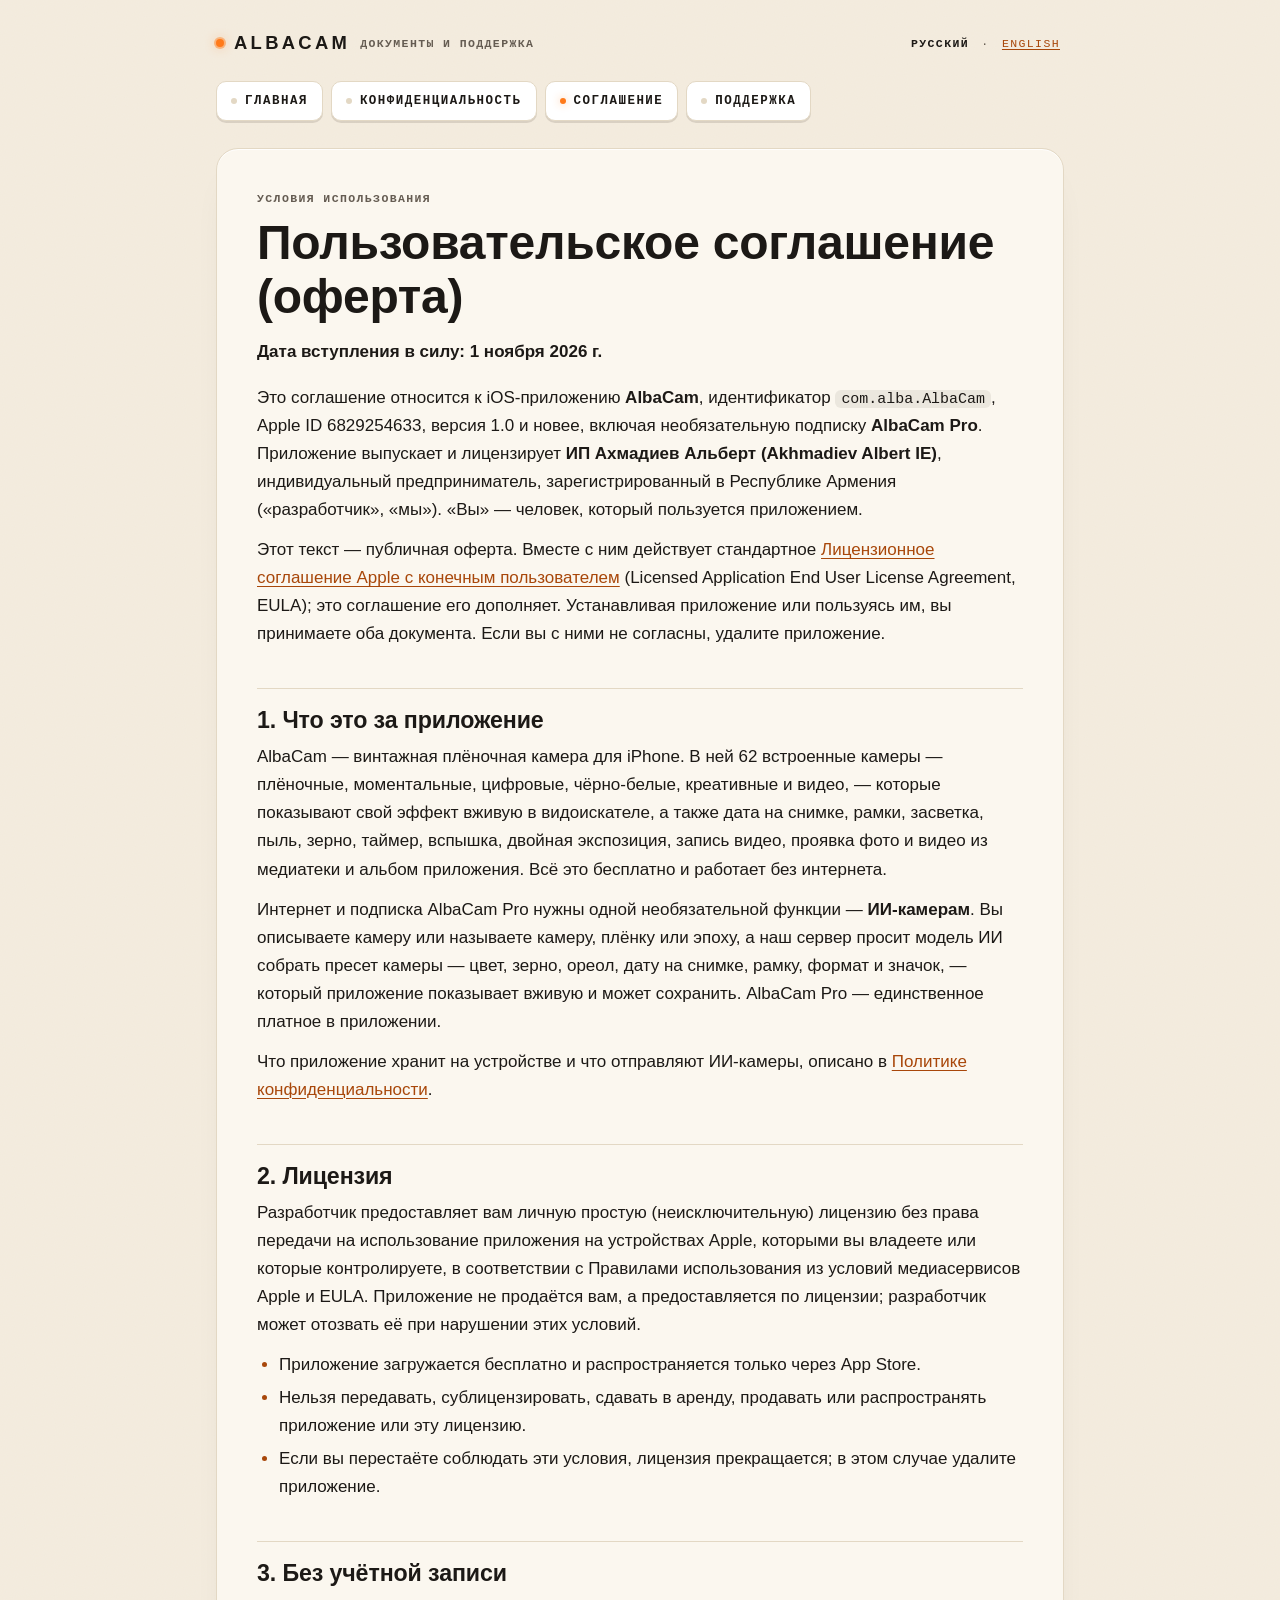
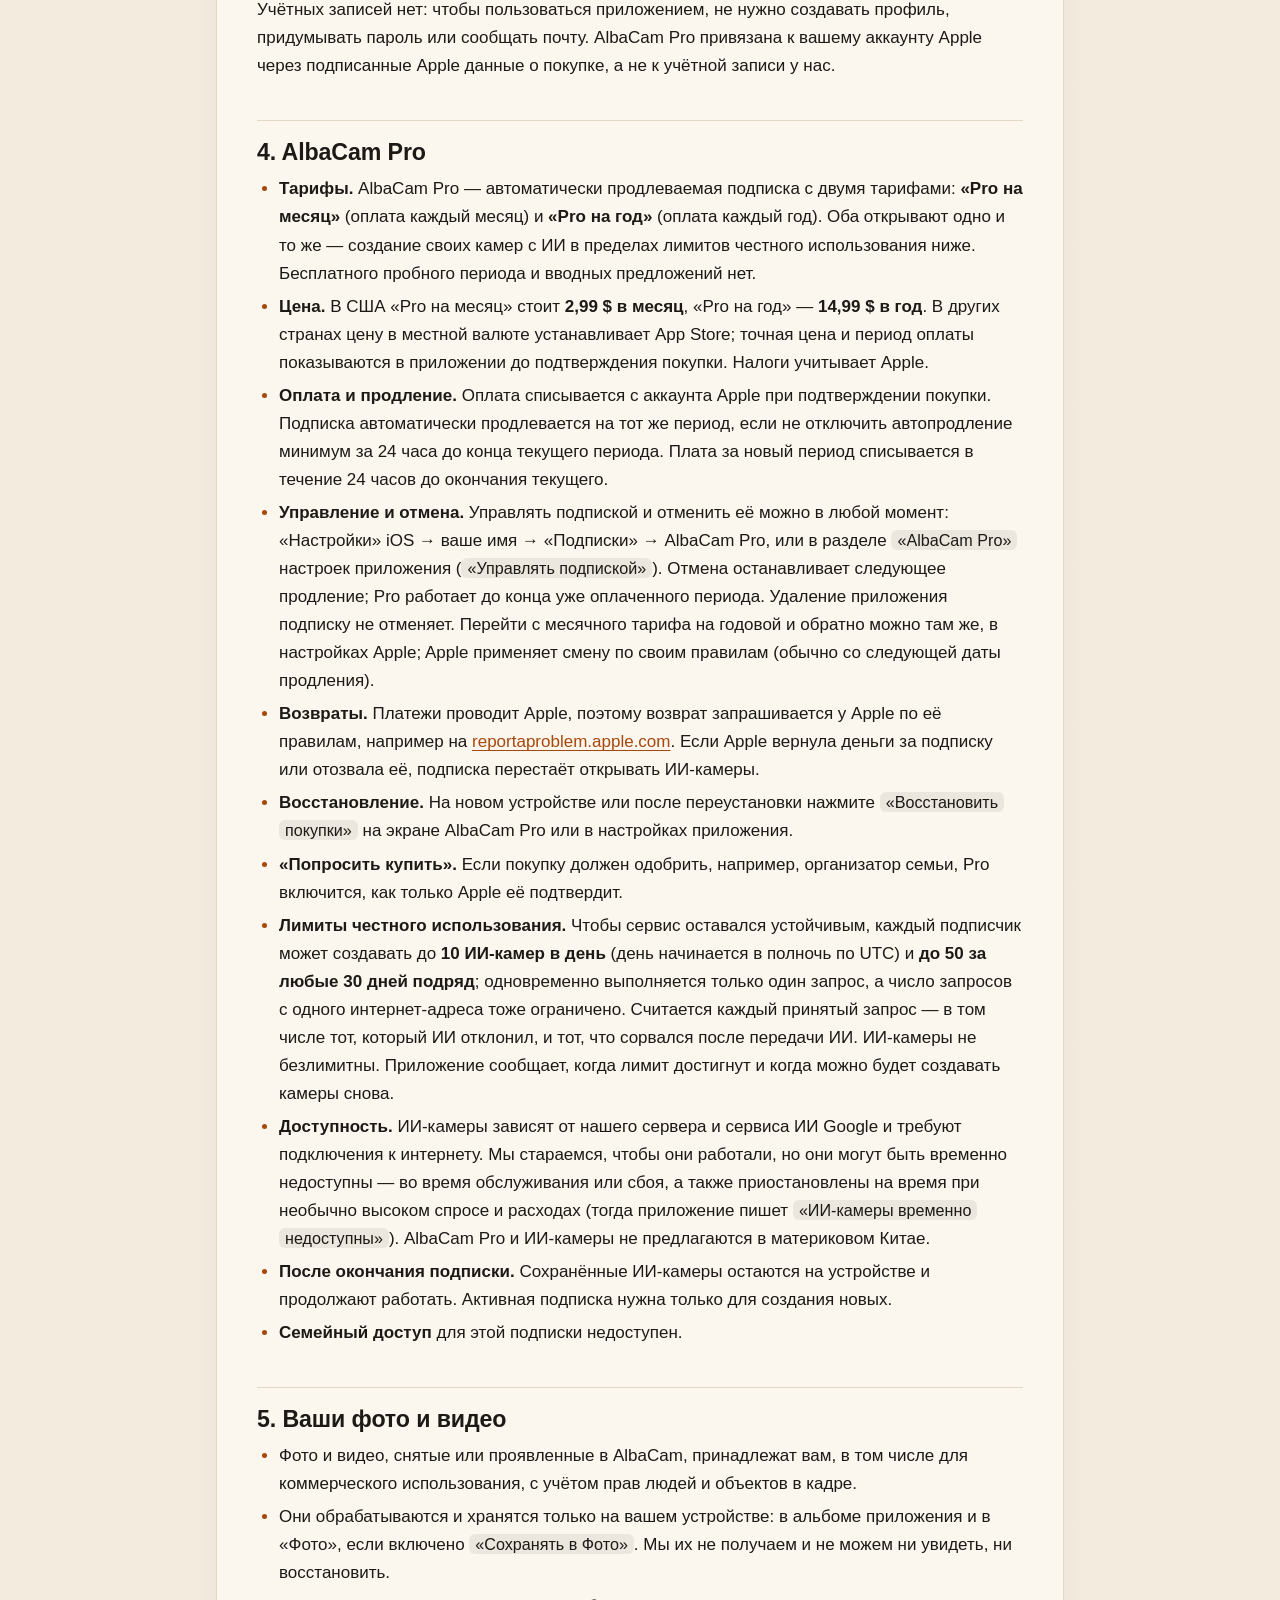
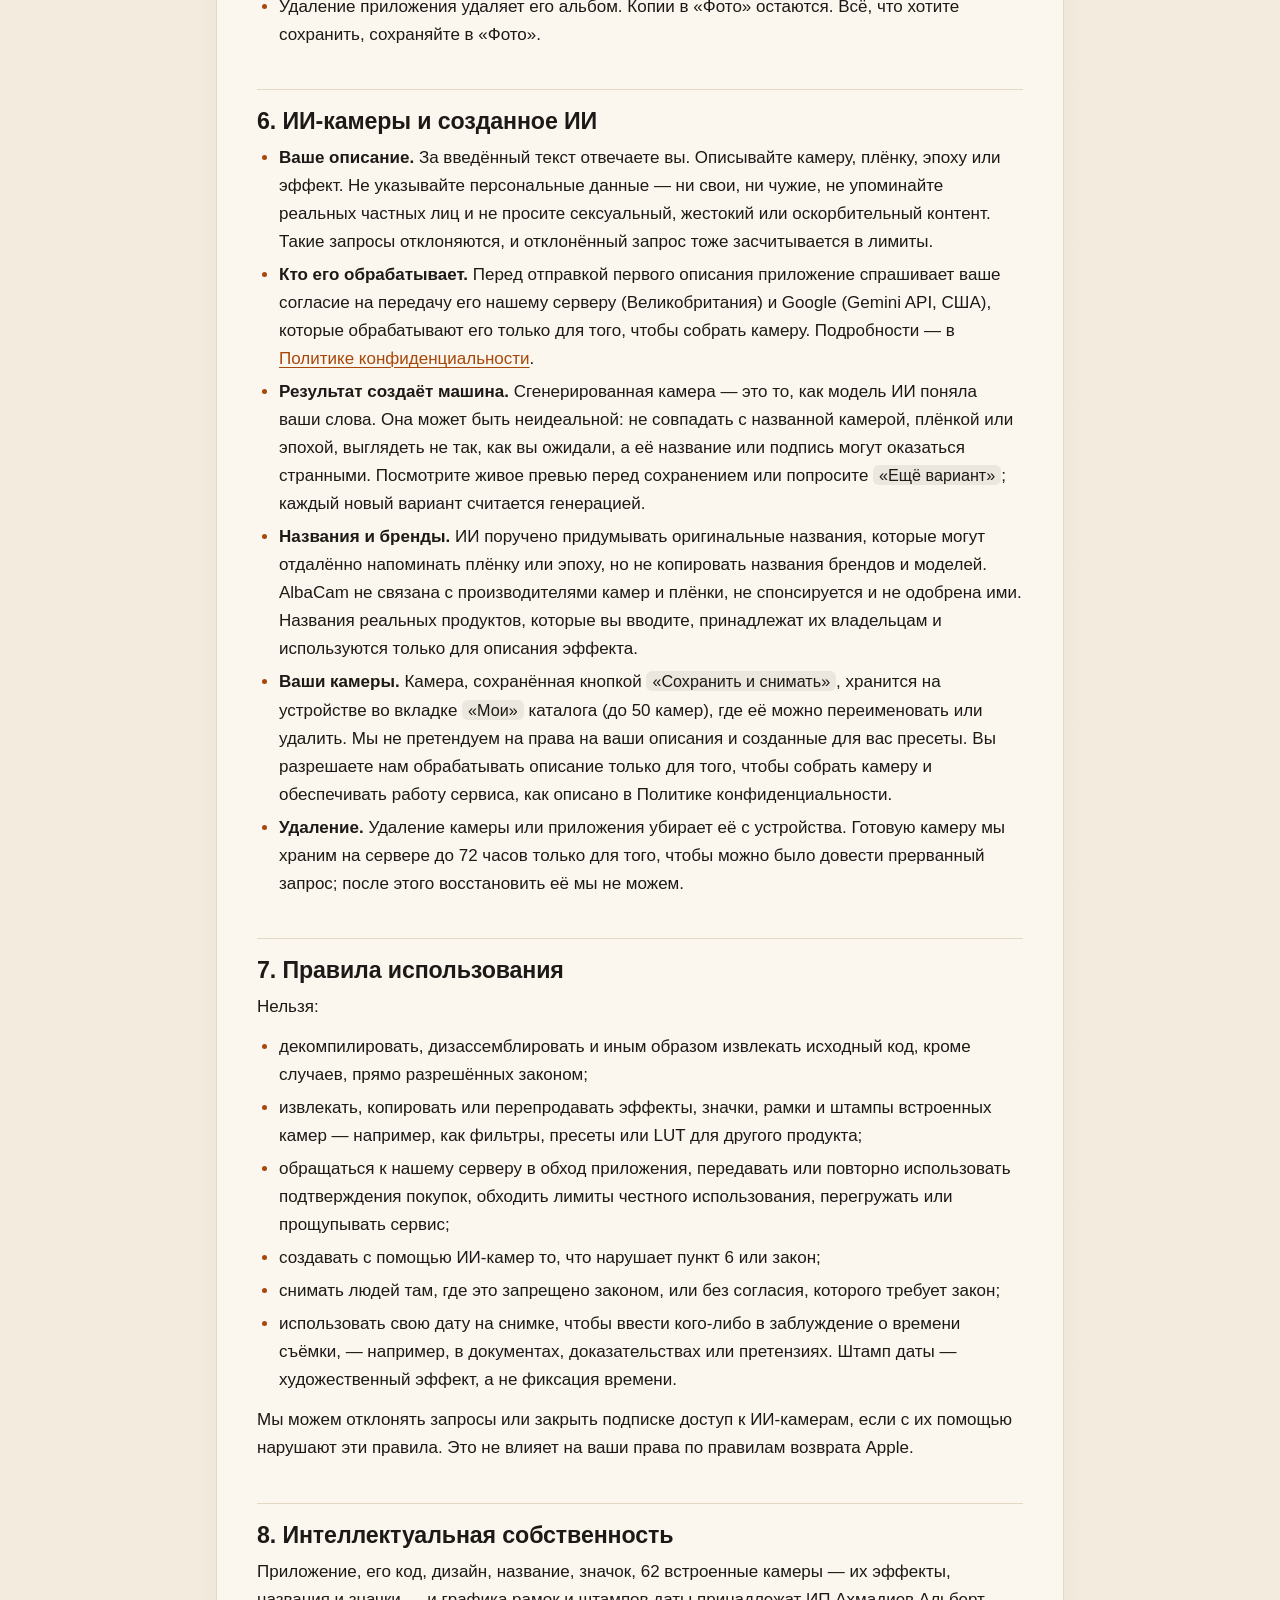
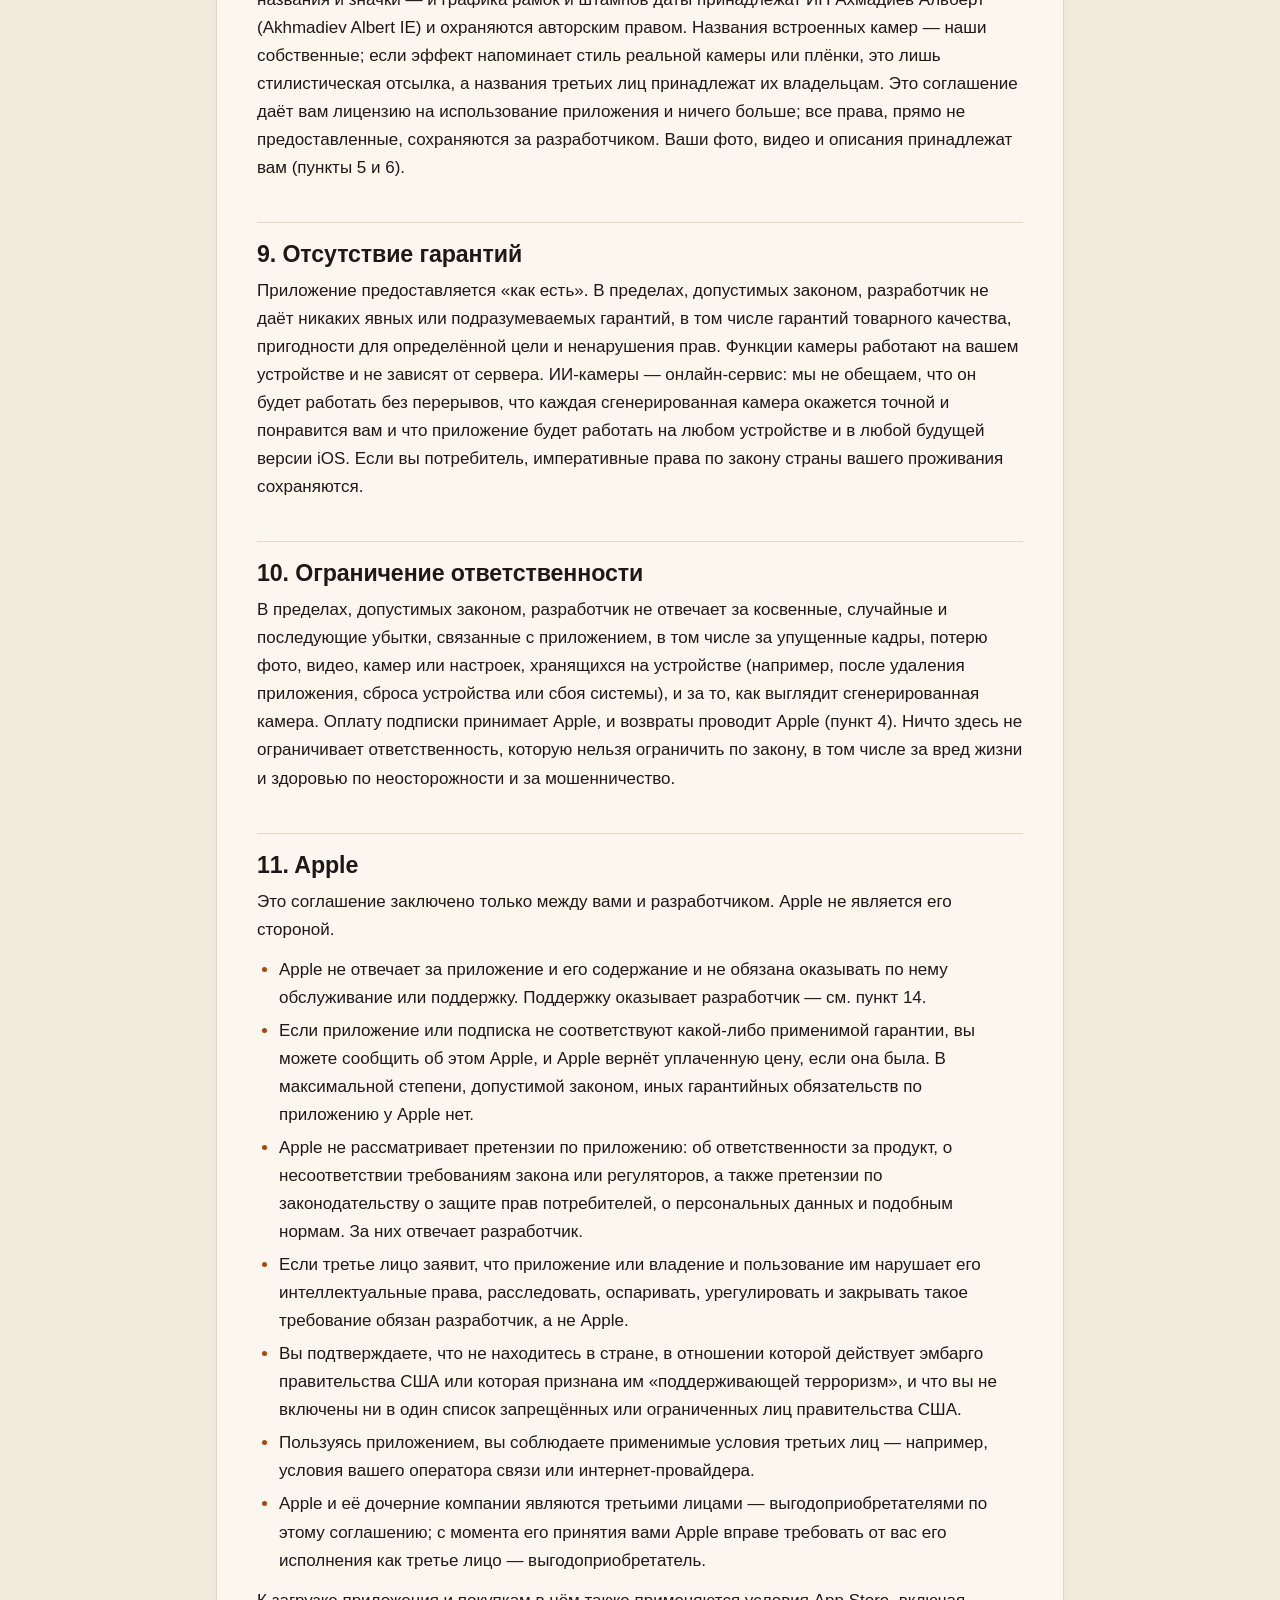
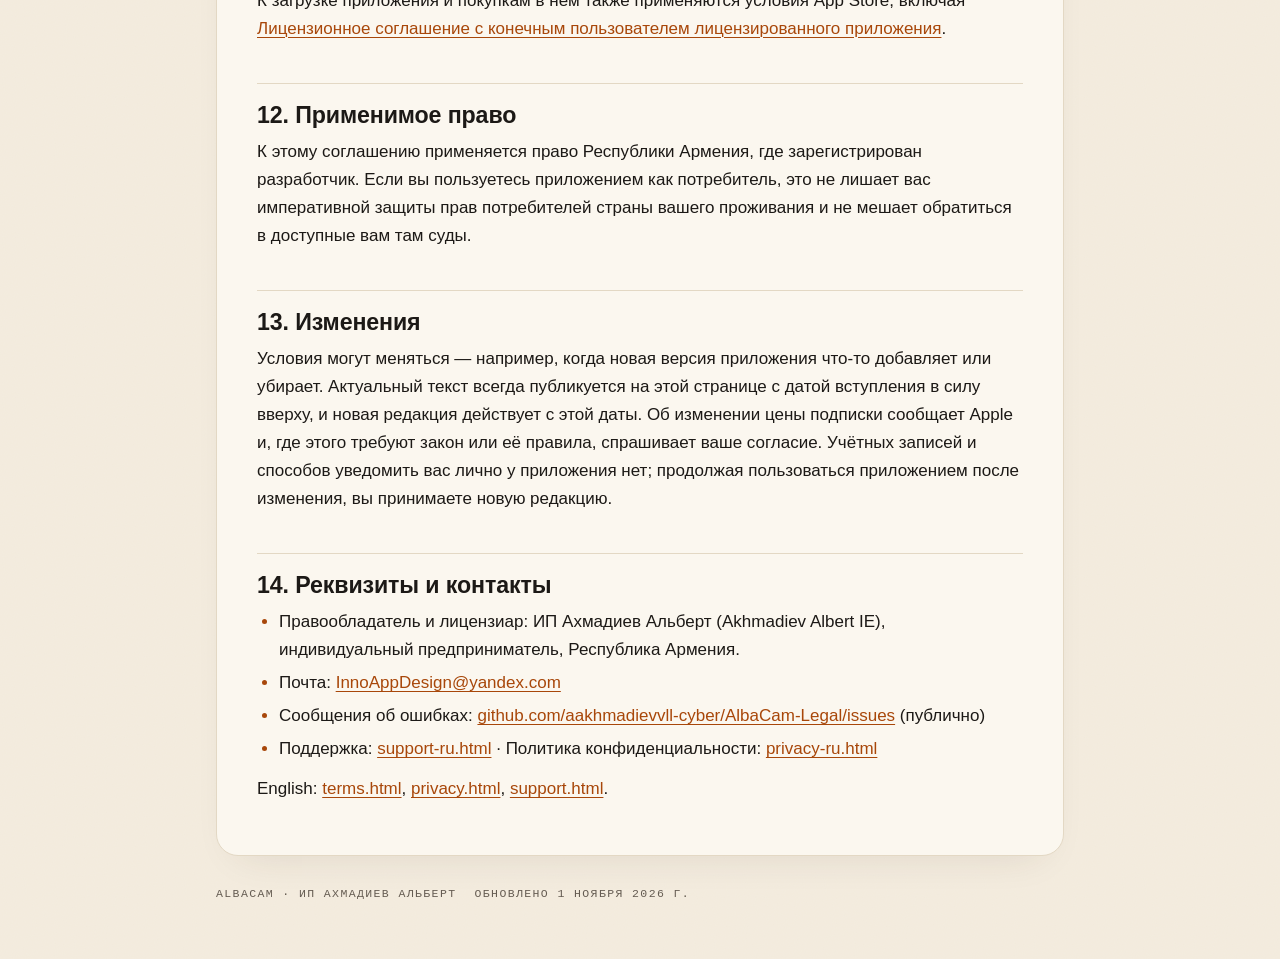
<file: terms-ru.html>
<!doctype html>
<html lang="ru">
<head>
<meta charset="utf-8">
<meta name="viewport" content="width=device-width, initial-scale=1">
<title>Пользовательское соглашение — AlbaCam</title>
<meta name="description" content="Условия использования AlbaCam и подписки AlbaCam Pro: лицензия, тарифы, продление, честное использование, ИИ-камеры, правила и отношения с Apple.">
<meta name="color-scheme" content="light dark">
<link rel="alternate" hreflang="ru" href="https://aakhmadievvll-cyber.github.io/AlbaCam-Legal/terms-ru.html">
<link rel="alternate" hreflang="en" href="https://aakhmadievvll-cyber.github.io/AlbaCam-Legal/terms.html">
<link rel="stylesheet" href="styles.css">
</head>
<body>
<a class="skip-link" href="#content">К тексту</a>
<div class="page">
<header class="masthead">
  <a class="plate" href="./"><span class="led" aria-hidden="true"></span>AlbaCam <small>Документы и поддержка</small></a>
  <p class="lang"><strong>Русский</strong> · <a href="terms.html" hreflang="en" lang="en">English</a></p>
</header>
<nav aria-label="Юридические страницы">
  <ul class="keys">
    <li><a href="./">Главная</a></li>
    <li><a href="privacy-ru.html">Конфиденциальность</a></li>
    <li><a href="terms-ru.html" aria-current="page">Соглашение</a></li>
    <li><a href="support-ru.html">Поддержка</a></li>
  </ul>
</nav>
<main id="content">
<article class="panel">
<p class="eyebrow">Условия использования</p>
<h1>Пользовательское соглашение (оферта)</h1>
<p class="meta"><strong>Дата вступления в силу: 1 ноября 2026 г.</strong></p>
<p>Это соглашение относится к iOS-приложению <strong>AlbaCam</strong>, идентификатор <code>com.alba.AlbaCam</code>, Apple ID 6829254633, версия 1.0 и новее, включая необязательную подписку <strong>AlbaCam Pro</strong>. Приложение выпускает и лицензирует <strong>ИП Ахмадиев Альберт (Akhmadiev Albert IE)</strong>, индивидуальный предприниматель, зарегистрированный в Республике Армения («разработчик», «мы»). «Вы» — человек, который пользуется приложением.</p>
<p>Этот текст — публичная оферта. Вместе с ним действует стандартное <a href="https://www.apple.com/legal/internet-services/itunes/dev/stdeula/">Лицензионное соглашение Apple с конечным пользователем</a> (Licensed Application End User License Agreement, EULA); это соглашение его дополняет. Устанавливая приложение или пользуясь им, вы принимаете оба документа. Если вы с ними не согласны, удалите приложение.</p>

<h2>1. Что это за приложение</h2>
<p>AlbaCam — винтажная плёночная камера для iPhone. В ней 62 встроенные камеры — плёночные, моментальные, цифровые, чёрно-белые, креативные и видео, — которые показывают свой эффект вживую в видоискателе, а также дата на снимке, рамки, засветка, пыль, зерно, таймер, вспышка, двойная экспозиция, запись видео, проявка фото и видео из медиатеки и альбом приложения. Всё это бесплатно и работает без интернета.</p>
<p>Интернет и подписка AlbaCam Pro нужны одной необязательной функции — <strong>ИИ-камерам</strong>. Вы описываете камеру или называете камеру, плёнку или эпоху, а наш сервер просит модель ИИ собрать пресет камеры — цвет, зерно, ореол, дату на снимке, рамку, формат и значок, — который приложение показывает вживую и может сохранить. AlbaCam Pro — единственное платное в приложении.</p>
<p>Что приложение хранит на устройстве и что отправляют ИИ-камеры, описано в <a href="privacy-ru.html">Политике конфиденциальности</a>.</p>

<h2>2. Лицензия</h2>
<p>Разработчик предоставляет вам личную простую (неисключительную) лицензию без права передачи на использование приложения на устройствах Apple, которыми вы владеете или которые контролируете, в соответствии с Правилами использования из условий медиасервисов Apple и EULA. Приложение не продаётся вам, а предоставляется по лицензии; разработчик может отозвать её при нарушении этих условий.</p>
<ul>
  <li>Приложение загружается бесплатно и распространяется только через App Store.</li>
  <li>Нельзя передавать, сублицензировать, сдавать в аренду, продавать или распространять приложение или эту лицензию.</li>
  <li>Если вы перестаёте соблюдать эти условия, лицензия прекращается; в этом случае удалите приложение.</li>
</ul>

<h2>3. Без учётной записи</h2>
<p>Учётных записей нет: чтобы пользоваться приложением, не нужно создавать профиль, придумывать пароль или сообщать почту. AlbaCam Pro привязана к вашему аккаунту Apple через подписанные Apple данные о покупке, а не к учётной записи у нас.</p>

<h2>4. AlbaCam Pro</h2>
<ul>
  <li><strong>Тарифы.</strong> AlbaCam Pro — автоматически продлеваемая подписка с двумя тарифами: <strong>«Pro на месяц»</strong> (оплата каждый месяц) и <strong>«Pro на год»</strong> (оплата каждый год). Оба открывают одно и то же — создание своих камер с ИИ в пределах лимитов честного использования ниже. Бесплатного пробного периода и вводных предложений нет.</li>
  <li><strong>Цена.</strong> В США «Pro на месяц» стоит <strong>2,99 $ в месяц</strong>, «Pro на год» — <strong>14,99 $ в год</strong>. В других странах цену в местной валюте устанавливает App Store; точная цена и период оплаты показываются в приложении до подтверждения покупки. Налоги учитывает Apple.</li>
  <li><strong>Оплата и продление.</strong> Оплата списывается с аккаунта Apple при подтверждении покупки. Подписка автоматически продлевается на тот же период, если не отключить автопродление минимум за 24 часа до конца текущего периода. Плата за новый период списывается в течение 24 часов до окончания текущего.</li>
  <li><strong>Управление и отмена.</strong> Управлять подпиской и отменить её можно в любой момент: «Настройки» iOS → ваше имя → «Подписки» → AlbaCam Pro, или в разделе <span class="ui">«AlbaCam Pro»</span> настроек приложения (<span class="ui">«Управлять подпиской»</span>). Отмена останавливает следующее продление; Pro работает до конца уже оплаченного периода. Удаление приложения подписку не отменяет. Перейти с месячного тарифа на годовой и обратно можно там же, в настройках Apple; Apple применяет смену по своим правилам (обычно со следующей даты продления).</li>
  <li><strong>Возвраты.</strong> Платежи проводит Apple, поэтому возврат запрашивается у Apple по её правилам, например на <a href="https://reportaproblem.apple.com">reportaproblem.apple.com</a>. Если Apple вернула деньги за подписку или отозвала её, подписка перестаёт открывать ИИ-камеры.</li>
  <li><strong>Восстановление.</strong> На новом устройстве или после переустановки нажмите <span class="ui">«Восстановить покупки»</span> на экране AlbaCam Pro или в настройках приложения.</li>
  <li><strong>«Попросить купить».</strong> Если покупку должен одобрить, например, организатор семьи, Pro включится, как только Apple её подтвердит.</li>
  <li><strong>Лимиты честного использования.</strong> Чтобы сервис оставался устойчивым, каждый подписчик может создавать до <strong>10 ИИ-камер в день</strong> (день начинается в полночь по UTC) и <strong>до 50 за любые 30 дней подряд</strong>; одновременно выполняется только один запрос, а число запросов с одного интернет-адреса тоже ограничено. Считается каждый принятый запрос — в том числе тот, который ИИ отклонил, и тот, что сорвался после передачи ИИ. ИИ-камеры не безлимитны. Приложение сообщает, когда лимит достигнут и когда можно будет создавать камеры снова.</li>
  <li><strong>Доступность.</strong> ИИ-камеры зависят от нашего сервера и сервиса ИИ Google и требуют подключения к интернету. Мы стараемся, чтобы они работали, но они могут быть временно недоступны — во время обслуживания или сбоя, а также приостановлены на время при необычно высоком спросе и расходах (тогда приложение пишет <span class="ui">«ИИ-камеры временно недоступны»</span>). AlbaCam Pro и ИИ-камеры не предлагаются в материковом Китае.</li>
  <li><strong>После окончания подписки.</strong> Сохранённые ИИ-камеры остаются на устройстве и продолжают работать. Активная подписка нужна только для создания новых.</li>
  <li><strong>Семейный доступ</strong> для этой подписки недоступен.</li>
</ul>

<h2>5. Ваши фото и видео</h2>
<ul>
  <li>Фото и видео, снятые или проявленные в AlbaCam, принадлежат вам, в том числе для коммерческого использования, с учётом прав людей и объектов в кадре.</li>
  <li>Они обрабатываются и хранятся только на вашем устройстве: в альбоме приложения и в «Фото», если включено <span class="ui">«Сохранять в Фото»</span>. Мы их не получаем и не можем ни увидеть, ни восстановить.</li>
  <li>Удаление приложения удаляет его альбом. Копии в «Фото» остаются. Всё, что хотите сохранить, сохраняйте в «Фото».</li>
</ul>

<h2>6. ИИ-камеры и созданное ИИ</h2>
<ul>
  <li><strong>Ваше описание.</strong> За введённый текст отвечаете вы. Описывайте камеру, плёнку, эпоху или эффект. Не указывайте персональные данные — ни свои, ни чужие, не упоминайте реальных частных лиц и не просите сексуальный, жестокий или оскорбительный контент. Такие запросы отклоняются, и отклонённый запрос тоже засчитывается в лимиты.</li>
  <li><strong>Кто его обрабатывает.</strong> Перед отправкой первого описания приложение спрашивает ваше согласие на передачу его нашему серверу (Великобритания) и Google (Gemini API, США), которые обрабатывают его только для того, чтобы собрать камеру. Подробности — в <a href="privacy-ru.html">Политике конфиденциальности</a>.</li>
  <li><strong>Результат создаёт машина.</strong> Сгенерированная камера — это то, как модель ИИ поняла ваши слова. Она может быть неидеальной: не совпадать с названной камерой, плёнкой или эпохой, выглядеть не так, как вы ожидали, а её название или подпись могут оказаться странными. Посмотрите живое превью перед сохранением или попросите <span class="ui">«Ещё вариант»</span>; каждый новый вариант считается генерацией.</li>
  <li><strong>Названия и бренды.</strong> ИИ поручено придумывать оригинальные названия, которые могут отдалённо напоминать плёнку или эпоху, но не копировать названия брендов и моделей. AlbaCam не связана с производителями камер и плёнки, не спонсируется и не одобрена ими. Названия реальных продуктов, которые вы вводите, принадлежат их владельцам и используются только для описания эффекта.</li>
  <li><strong>Ваши камеры.</strong> Камера, сохранённая кнопкой <span class="ui">«Сохранить и снимать»</span>, хранится на устройстве во вкладке <span class="ui">«Мои»</span> каталога (до 50 камер), где её можно переименовать или удалить. Мы не претендуем на права на ваши описания и созданные для вас пресеты. Вы разрешаете нам обрабатывать описание только для того, чтобы собрать камеру и обеспечивать работу сервиса, как описано в Политике конфиденциальности.</li>
  <li><strong>Удаление.</strong> Удаление камеры или приложения убирает её с устройства. Готовую камеру мы храним на сервере до 72 часов только для того, чтобы можно было довести прерванный запрос; после этого восстановить её мы не можем.</li>
</ul>

<h2>7. Правила использования</h2>
<p>Нельзя:</p>
<ul>
  <li>декомпилировать, дизассемблировать и иным образом извлекать исходный код, кроме случаев, прямо разрешённых законом;</li>
  <li>извлекать, копировать или перепродавать эффекты, значки, рамки и штампы встроенных камер — например, как фильтры, пресеты или LUT для другого продукта;</li>
  <li>обращаться к нашему серверу в обход приложения, передавать или повторно использовать подтверждения покупок, обходить лимиты честного использования, перегружать или прощупывать сервис;</li>
  <li>создавать с помощью ИИ-камер то, что нарушает пункт 6 или закон;</li>
  <li>снимать людей там, где это запрещено законом, или без согласия, которого требует закон;</li>
  <li>использовать свою дату на снимке, чтобы ввести кого-либо в заблуждение о времени съёмки, — например, в документах, доказательствах или претензиях. Штамп даты — художественный эффект, а не фиксация времени.</li>
</ul>
<p>Мы можем отклонять запросы или закрыть подписке доступ к ИИ-камерам, если с их помощью нарушают эти правила. Это не влияет на ваши права по правилам возврата Apple.</p>

<h2>8. Интеллектуальная собственность</h2>
<p>Приложение, его код, дизайн, название, значок, 62 встроенные камеры — их эффекты, названия и значки — и графика рамок и штампов даты принадлежат ИП Ахмадиев Альберт (Akhmadiev Albert IE) и охраняются авторским правом. Названия встроенных камер — наши собственные; если эффект напоминает стиль реальной камеры или плёнки, это лишь стилистическая отсылка, а названия третьих лиц принадлежат их владельцам. Это соглашение даёт вам лицензию на использование приложения и ничего больше; все права, прямо не предоставленные, сохраняются за разработчиком. Ваши фото, видео и описания принадлежат вам (пункты 5 и 6).</p>

<h2>9. Отсутствие гарантий</h2>
<p>Приложение предоставляется «как есть». В пределах, допустимых законом, разработчик не даёт никаких явных или подразумеваемых гарантий, в том числе гарантий товарного качества, пригодности для определённой цели и ненарушения прав. Функции камеры работают на вашем устройстве и не зависят от сервера. ИИ-камеры — онлайн-сервис: мы не обещаем, что он будет работать без перерывов, что каждая сгенерированная камера окажется точной и понравится вам и что приложение будет работать на любом устройстве и в любой будущей версии iOS. Если вы потребитель, императивные права по закону страны вашего проживания сохраняются.</p>

<h2>10. Ограничение ответственности</h2>
<p>В пределах, допустимых законом, разработчик не отвечает за косвенные, случайные и последующие убытки, связанные с приложением, в том числе за упущенные кадры, потерю фото, видео, камер или настроек, хранящихся на устройстве (например, после удаления приложения, сброса устройства или сбоя системы), и за то, как выглядит сгенерированная камера. Оплату подписки принимает Apple, и возвраты проводит Apple (пункт 4). Ничто здесь не ограничивает ответственность, которую нельзя ограничить по закону, в том числе за вред жизни и здоровью по неосторожности и за мошенничество.</p>

<h2>11. Apple</h2>
<p>Это соглашение заключено только между вами и разработчиком. Apple не является его стороной.</p>
<ul>
  <li>Apple не отвечает за приложение и его содержание и не обязана оказывать по нему обслуживание или поддержку. Поддержку оказывает разработчик — см. пункт 14.</li>
  <li>Если приложение или подписка не соответствуют какой-либо применимой гарантии, вы можете сообщить об этом Apple, и Apple вернёт уплаченную цену, если она была. В максимальной степени, допустимой законом, иных гарантийных обязательств по приложению у Apple нет.</li>
  <li>Apple не рассматривает претензии по приложению: об ответственности за продукт, о несоответствии требованиям закона или регуляторов, а также претензии по законодательству о защите прав потребителей, о персональных данных и подобным нормам. За них отвечает разработчик.</li>
  <li>Если третье лицо заявит, что приложение или владение и пользование им нарушает его интеллектуальные права, расследовать, оспаривать, урегулировать и закрывать такое требование обязан разработчик, а не Apple.</li>
  <li>Вы подтверждаете, что не находитесь в стране, в отношении которой действует эмбарго правительства США или которая признана им «поддерживающей терроризм», и что вы не включены ни в один список запрещённых или ограниченных лиц правительства США.</li>
  <li>Пользуясь приложением, вы соблюдаете применимые условия третьих лиц — например, условия вашего оператора связи или интернет-провайдера.</li>
  <li>Apple и её дочерние компании являются третьими лицами — выгодоприобретателями по этому соглашению; с момента его принятия вами Apple вправе требовать от вас его исполнения как третье лицо — выгодоприобретатель.</li>
</ul>
<p>К загрузке приложения и покупкам в нём также применяются условия App Store, включая <a href="https://www.apple.com/legal/internet-services/itunes/dev/stdeula/">Лицензионное соглашение с конечным пользователем лицензированного приложения</a>.</p>

<h2>12. Применимое право</h2>
<p>К этому соглашению применяется право Республики Армения, где зарегистрирован разработчик. Если вы пользуетесь приложением как потребитель, это не лишает вас императивной защиты прав потребителей страны вашего проживания и не мешает обратиться в доступные вам там суды.</p>

<h2>13. Изменения</h2>
<p>Условия могут меняться — например, когда новая версия приложения что-то добавляет или убирает. Актуальный текст всегда публикуется на этой странице с датой вступления в силу вверху, и новая редакция действует с этой даты. Об изменении цены подписки сообщает Apple и, где этого требуют закон или её правила, спрашивает ваше согласие. Учётных записей и способов уведомить вас лично у приложения нет; продолжая пользоваться приложением после изменения, вы принимаете новую редакцию.</p>

<h2>14. Реквизиты и контакты</h2>
<ul>
  <li>Правообладатель и лицензиар: ИП Ахмадиев Альберт (Akhmadiev Albert IE), индивидуальный предприниматель, Республика Армения.</li>
  <li>Почта: <a href="mailto:InnoAppDesign@yandex.com">InnoAppDesign@yandex.com</a></li>
  <li>Сообщения об ошибках: <a href="https://github.com/aakhmadievvll-cyber/AlbaCam-Legal/issues">github.com/aakhmadievvll-cyber/AlbaCam-Legal/issues</a> (публично)</li>
  <li>Поддержка: <a href="support-ru.html">support-ru.html</a> · Политика конфиденциальности: <a href="privacy-ru.html">privacy-ru.html</a></li>
</ul>
<p>English: <a href="terms.html" hreflang="en" lang="en">terms.html</a>, <a href="privacy.html" hreflang="en" lang="en">privacy.html</a>, <a href="support.html" hreflang="en" lang="en">support.html</a>.</p>
</article>
</main>
<footer class="site-footer">
  <span>AlbaCam · ИП Ахмадиев Альберт</span>
  <span>Обновлено 1 ноября 2026 г.</span>
</footer>
</div>
</body>
</html>
</file>
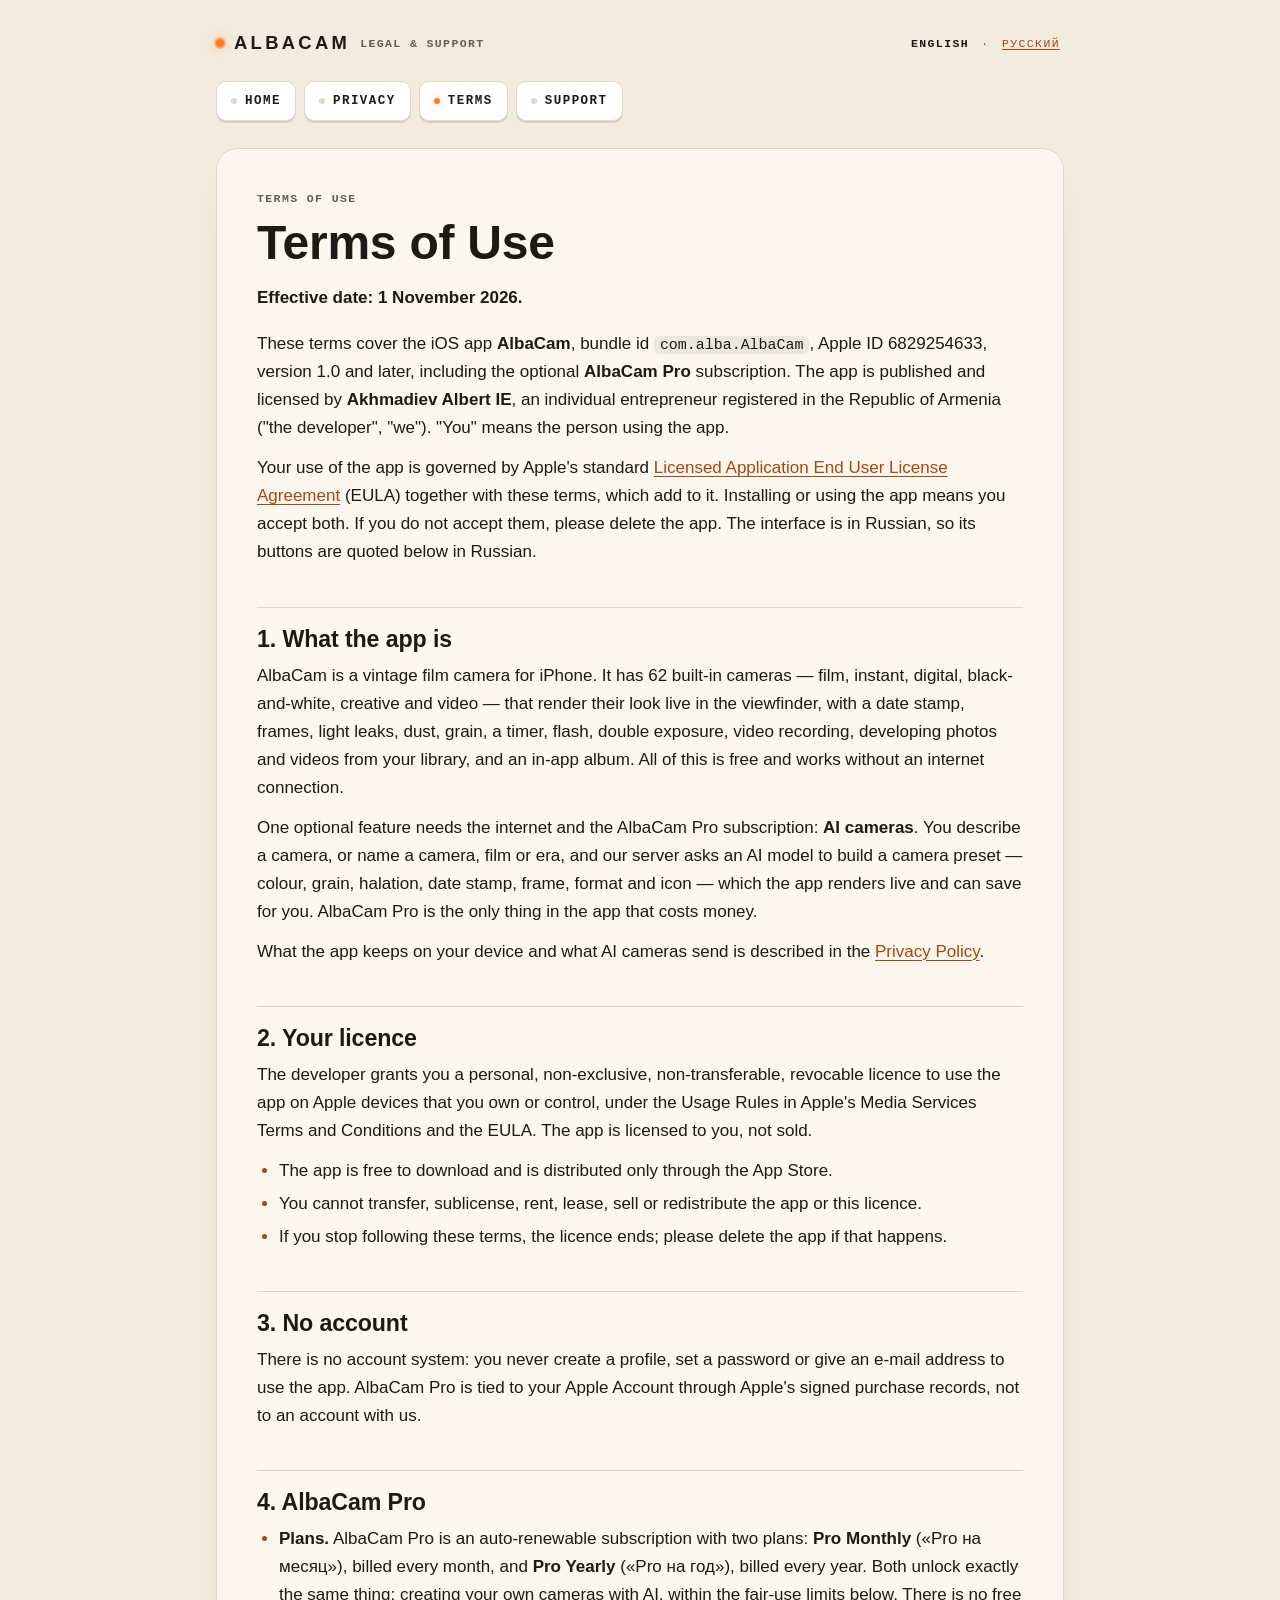
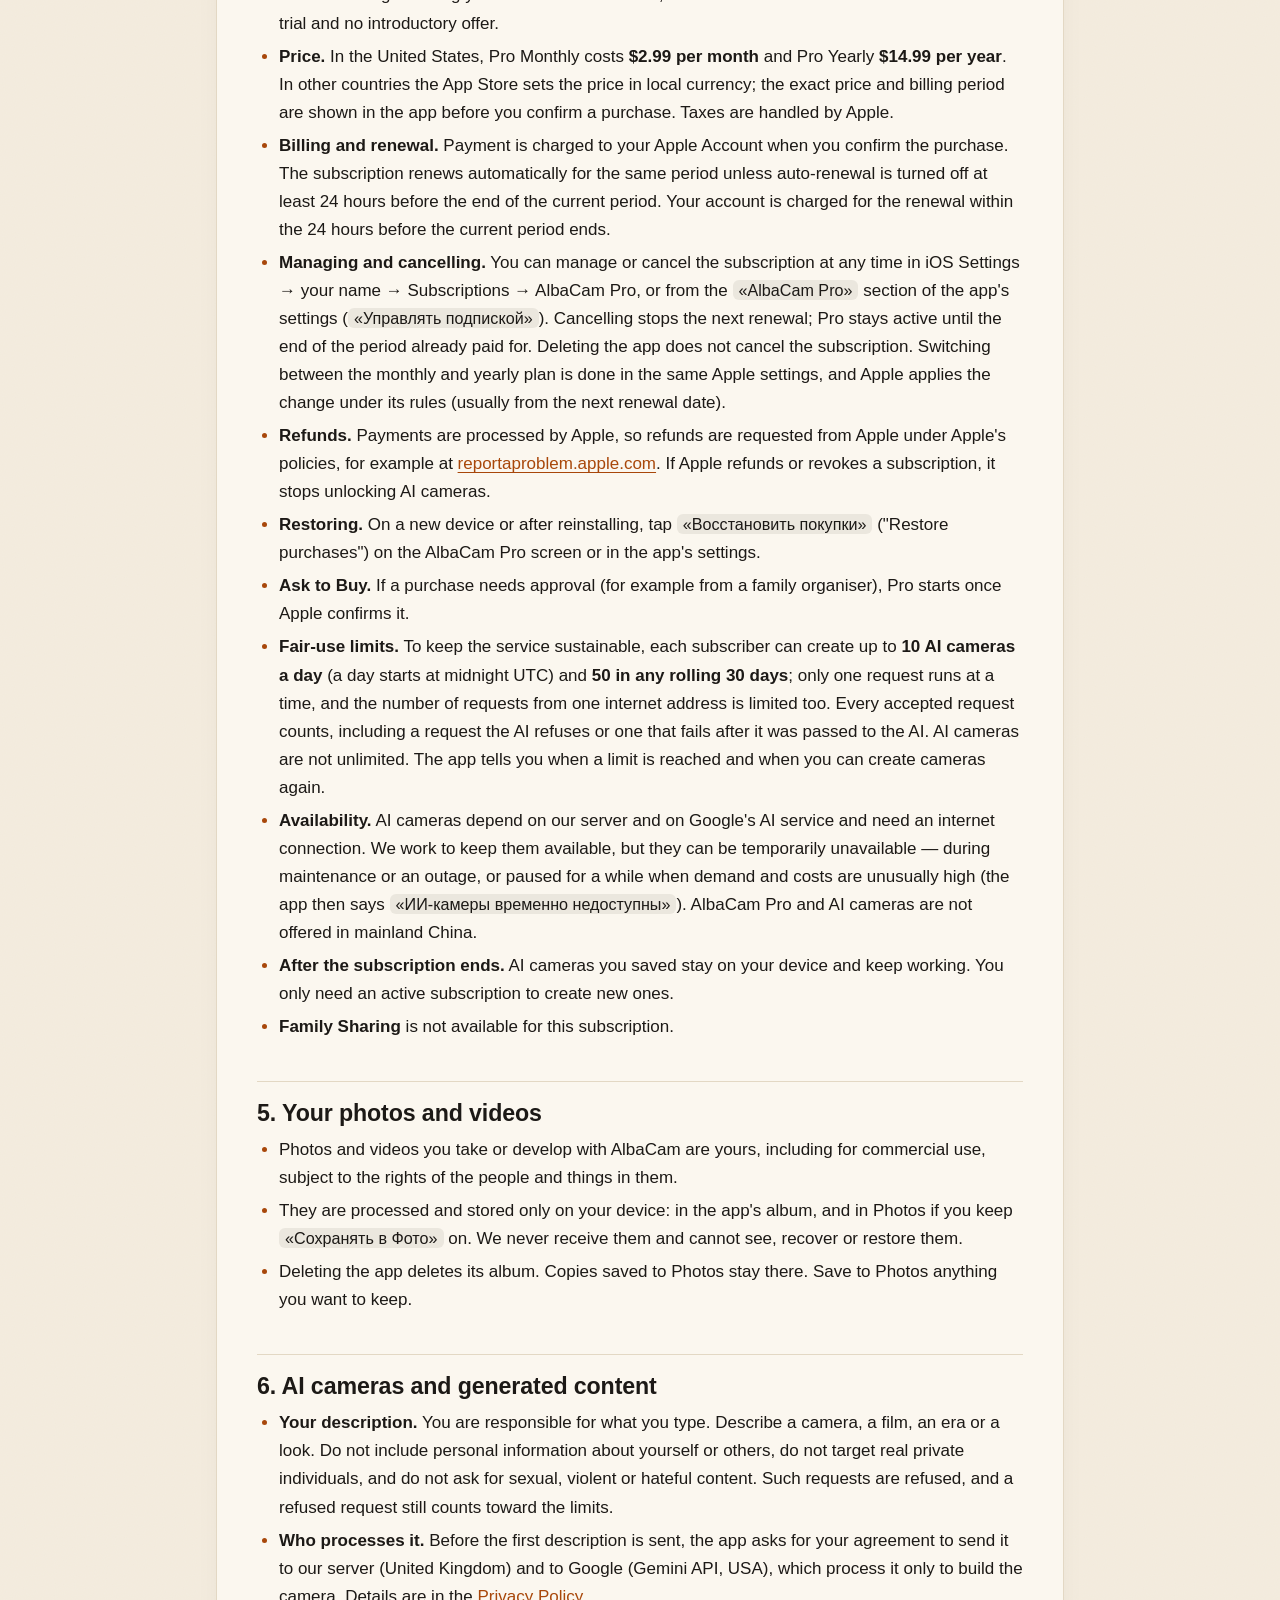
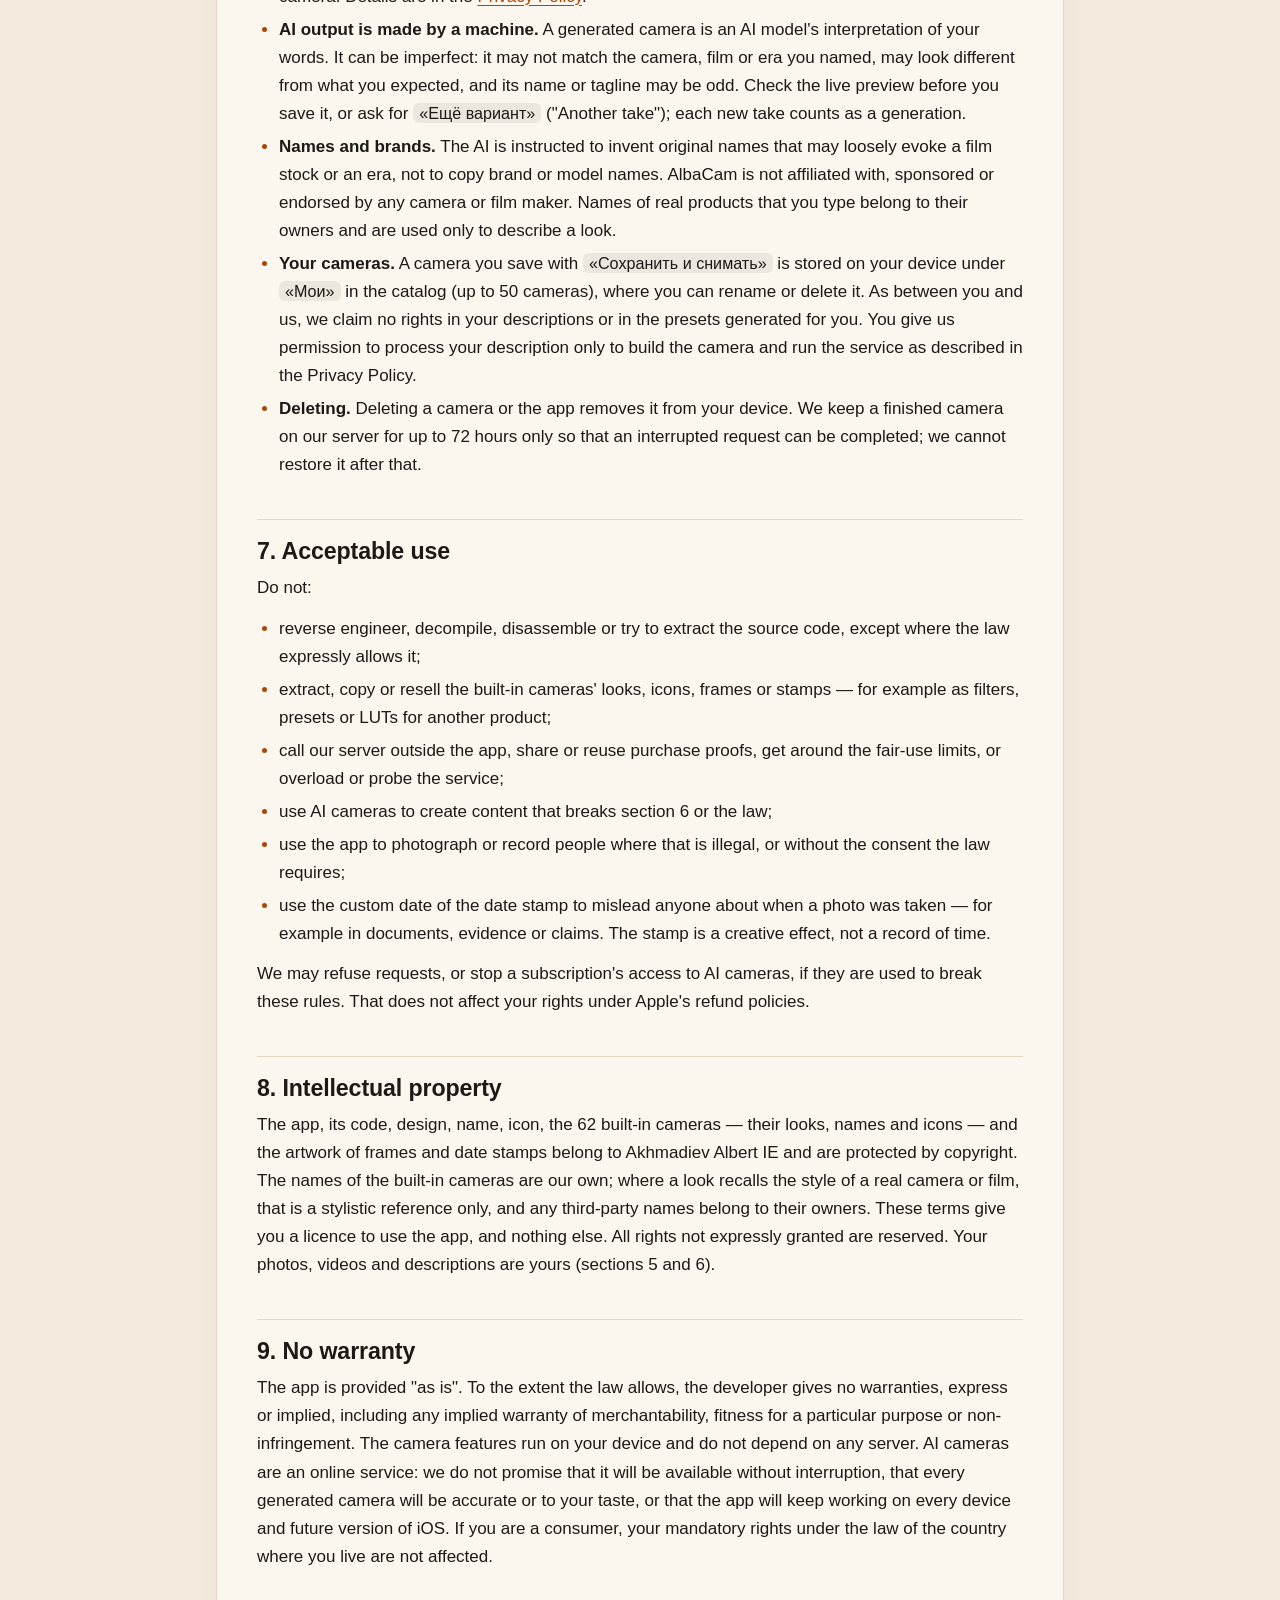
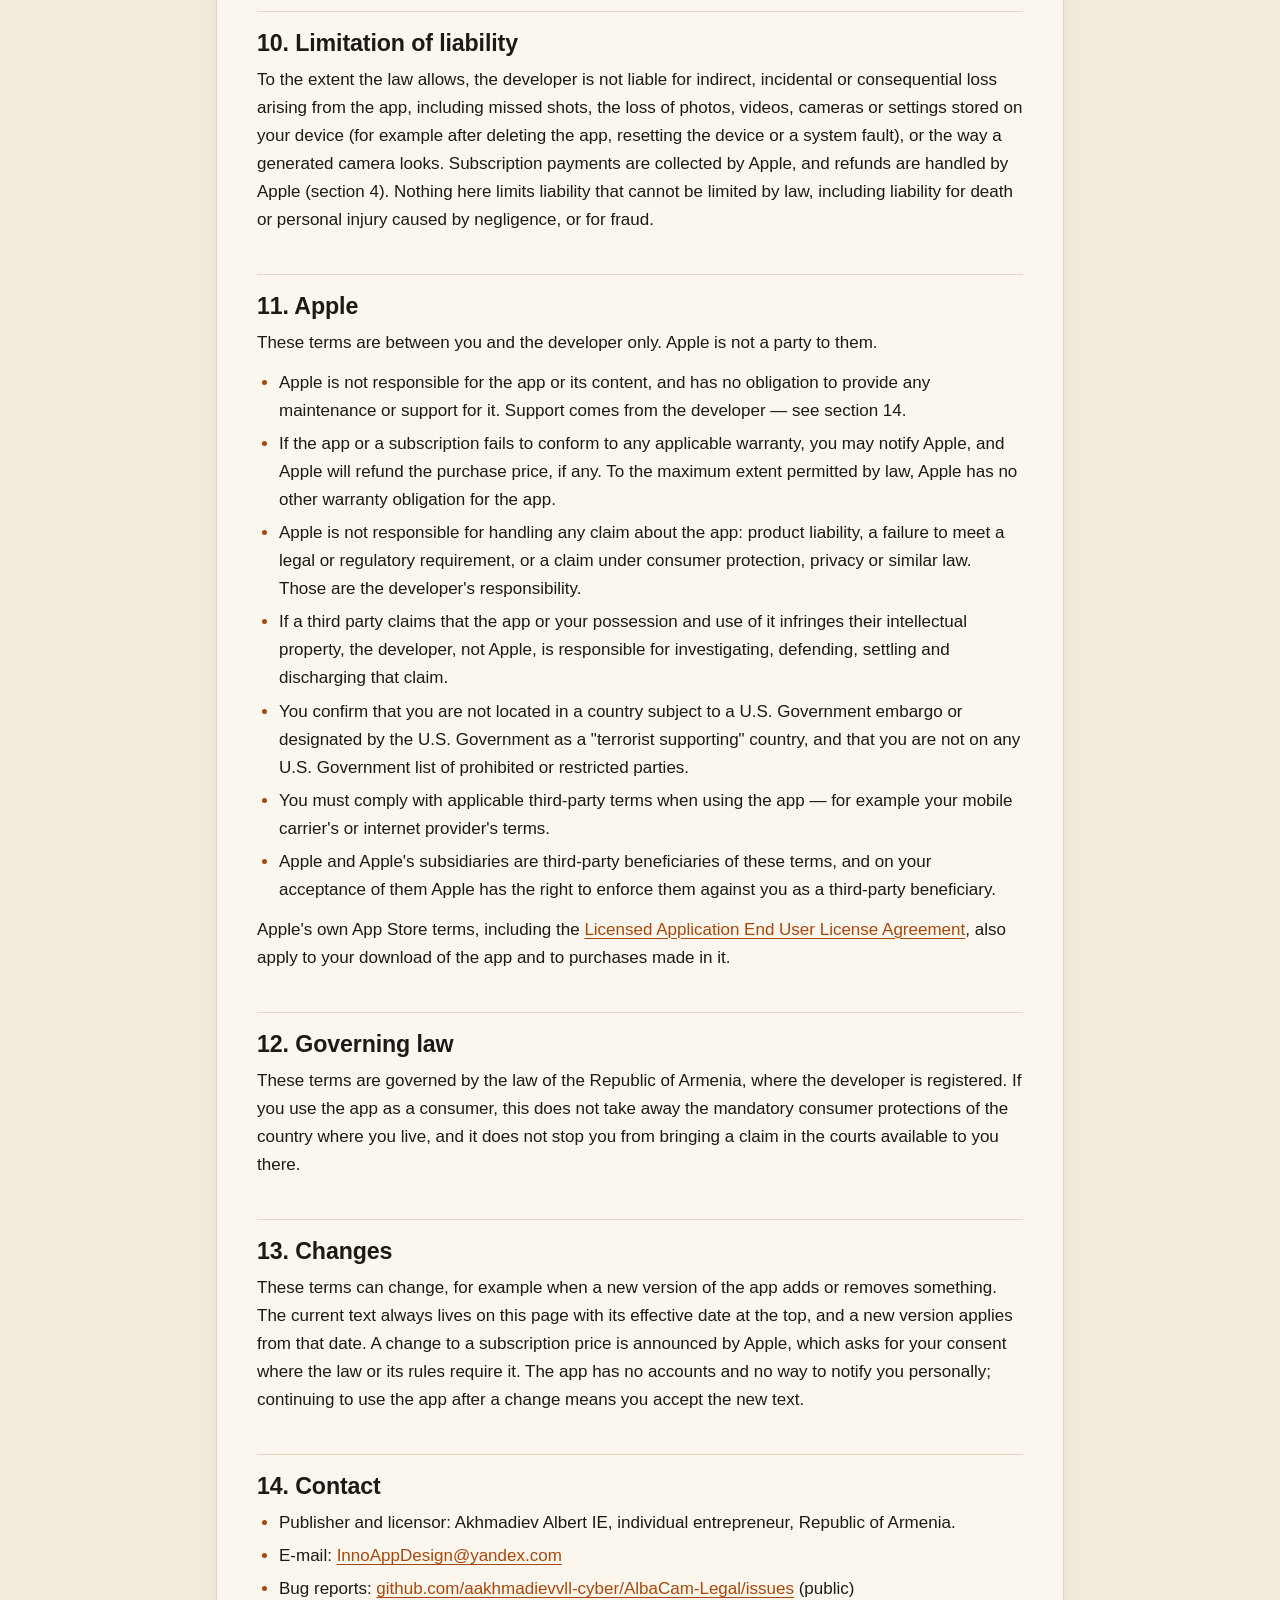
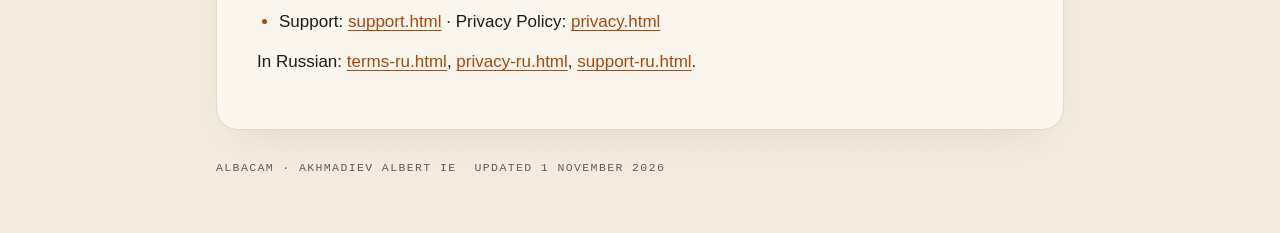
<file: terms.html>
<!doctype html>
<html lang="en">
<head>
<meta charset="utf-8">
<meta name="viewport" content="width=device-width, initial-scale=1">
<title>Terms of Use — AlbaCam</title>
<meta name="description" content="Terms of Use for AlbaCam and the AlbaCam Pro subscription: licence, plans, renewal, fair use, AI cameras, acceptable use and the App Store relationship.">
<meta name="color-scheme" content="light dark">
<link rel="alternate" hreflang="en" href="https://aakhmadievvll-cyber.github.io/AlbaCam-Legal/terms.html">
<link rel="alternate" hreflang="ru" href="https://aakhmadievvll-cyber.github.io/AlbaCam-Legal/terms-ru.html">
<link rel="stylesheet" href="styles.css">
</head>
<body>
<a class="skip-link" href="#content">Skip to content</a>
<div class="page">
<header class="masthead">
  <a class="plate" href="./"><span class="led" aria-hidden="true"></span>AlbaCam <small>Legal &amp; Support</small></a>
  <p class="lang"><strong>English</strong> · <a href="terms-ru.html" hreflang="ru" lang="ru">Русский</a></p>
</header>
<nav aria-label="Legal pages">
  <ul class="keys">
    <li><a href="./">Home</a></li>
    <li><a href="privacy.html">Privacy</a></li>
    <li><a href="terms.html" aria-current="page">Terms</a></li>
    <li><a href="support.html">Support</a></li>
  </ul>
</nav>
<main id="content">
<article class="panel">
<p class="eyebrow">Terms of Use</p>
<h1>Terms of Use</h1>
<p class="meta"><strong>Effective date: 1 November 2026.</strong></p>
<p>These terms cover the iOS app <strong>AlbaCam</strong>, bundle id <code>com.alba.AlbaCam</code>, Apple ID 6829254633, version 1.0 and later, including the optional <strong>AlbaCam Pro</strong> subscription. The app is published and licensed by <strong>Akhmadiev Albert IE</strong>, an individual entrepreneur registered in the Republic of Armenia ("the developer", "we"). "You" means the person using the app.</p>
<p>Your use of the app is governed by Apple's standard <a href="https://www.apple.com/legal/internet-services/itunes/dev/stdeula/">Licensed Application End User License Agreement</a> (EULA) together with these terms, which add to it. Installing or using the app means you accept both. If you do not accept them, please delete the app. The interface is in Russian, so its buttons are quoted below in Russian.</p>

<h2>1. What the app is</h2>
<p>AlbaCam is a vintage film camera for iPhone. It has 62 built-in cameras — film, instant, digital, black-and-white, creative and video — that render their look live in the viewfinder, with a date stamp, frames, light leaks, dust, grain, a timer, flash, double exposure, video recording, developing photos and videos from your library, and an in-app album. All of this is free and works without an internet connection.</p>
<p>One optional feature needs the internet and the AlbaCam Pro subscription: <strong>AI cameras</strong>. You describe a camera, or name a camera, film or era, and our server asks an AI model to build a camera preset — colour, grain, halation, date stamp, frame, format and icon — which the app renders live and can save for you. AlbaCam Pro is the only thing in the app that costs money.</p>
<p>What the app keeps on your device and what AI cameras send is described in the <a href="privacy.html">Privacy Policy</a>.</p>

<h2>2. Your licence</h2>
<p>The developer grants you a personal, non-exclusive, non-transferable, revocable licence to use the app on Apple devices that you own or control, under the Usage Rules in Apple's Media Services Terms and Conditions and the EULA. The app is licensed to you, not sold.</p>
<ul>
  <li>The app is free to download and is distributed only through the App Store.</li>
  <li>You cannot transfer, sublicense, rent, lease, sell or redistribute the app or this licence.</li>
  <li>If you stop following these terms, the licence ends; please delete the app if that happens.</li>
</ul>

<h2>3. No account</h2>
<p>There is no account system: you never create a profile, set a password or give an e-mail address to use the app. AlbaCam Pro is tied to your Apple Account through Apple's signed purchase records, not to an account with us.</p>

<h2>4. AlbaCam Pro</h2>
<ul>
  <li><strong>Plans.</strong> AlbaCam Pro is an auto-renewable subscription with two plans: <strong>Pro Monthly</strong> (<span lang="ru">«Pro на месяц»</span>), billed every month, and <strong>Pro Yearly</strong> (<span lang="ru">«Pro на год»</span>), billed every year. Both unlock exactly the same thing: creating your own cameras with AI, within the fair-use limits below. There is no free trial and no introductory offer.</li>
  <li><strong>Price.</strong> In the United States, Pro Monthly costs <strong>$2.99 per month</strong> and Pro Yearly <strong>$14.99 per year</strong>. In other countries the App Store sets the price in local currency; the exact price and billing period are shown in the app before you confirm a purchase. Taxes are handled by Apple.</li>
  <li><strong>Billing and renewal.</strong> Payment is charged to your Apple Account when you confirm the purchase. The subscription renews automatically for the same period unless auto-renewal is turned off at least 24 hours before the end of the current period. Your account is charged for the renewal within the 24 hours before the current period ends.</li>
  <li><strong>Managing and cancelling.</strong> You can manage or cancel the subscription at any time in iOS Settings → your name → Subscriptions → AlbaCam Pro, or from the <span class="ui">«AlbaCam Pro»</span> section of the app's settings (<span class="ui" lang="ru">«Управлять подпиской»</span>). Cancelling stops the next renewal; Pro stays active until the end of the period already paid for. Deleting the app does not cancel the subscription. Switching between the monthly and yearly plan is done in the same Apple settings, and Apple applies the change under its rules (usually from the next renewal date).</li>
  <li><strong>Refunds.</strong> Payments are processed by Apple, so refunds are requested from Apple under Apple's policies, for example at <a href="https://reportaproblem.apple.com">reportaproblem.apple.com</a>. If Apple refunds or revokes a subscription, it stops unlocking AI cameras.</li>
  <li><strong>Restoring.</strong> On a new device or after reinstalling, tap <span class="ui" lang="ru">«Восстановить покупки»</span> ("Restore purchases") on the AlbaCam Pro screen or in the app's settings.</li>
  <li><strong>Ask to Buy.</strong> If a purchase needs approval (for example from a family organiser), Pro starts once Apple confirms it.</li>
  <li><strong>Fair-use limits.</strong> To keep the service sustainable, each subscriber can create up to <strong>10 AI cameras a day</strong> (a day starts at midnight UTC) and <strong>50 in any rolling 30 days</strong>; only one request runs at a time, and the number of requests from one internet address is limited too. Every accepted request counts, including a request the AI refuses or one that fails after it was passed to the AI. AI cameras are not unlimited. The app tells you when a limit is reached and when you can create cameras again.</li>
  <li><strong>Availability.</strong> AI cameras depend on our server and on Google's AI service and need an internet connection. We work to keep them available, but they can be temporarily unavailable — during maintenance or an outage, or paused for a while when demand and costs are unusually high (the app then says <span class="ui" lang="ru">«ИИ-камеры временно недоступны»</span>). AlbaCam Pro and AI cameras are not offered in mainland China.</li>
  <li><strong>After the subscription ends.</strong> AI cameras you saved stay on your device and keep working. You only need an active subscription to create new ones.</li>
  <li><strong>Family Sharing</strong> is not available for this subscription.</li>
</ul>

<h2>5. Your photos and videos</h2>
<ul>
  <li>Photos and videos you take or develop with AlbaCam are yours, including for commercial use, subject to the rights of the people and things in them.</li>
  <li>They are processed and stored only on your device: in the app's album, and in Photos if you keep <span class="ui" lang="ru">«Сохранять в Фото»</span> on. We never receive them and cannot see, recover or restore them.</li>
  <li>Deleting the app deletes its album. Copies saved to Photos stay there. Save to Photos anything you want to keep.</li>
</ul>

<h2>6. AI cameras and generated content</h2>
<ul>
  <li><strong>Your description.</strong> You are responsible for what you type. Describe a camera, a film, an era or a look. Do not include personal information about yourself or others, do not target real private individuals, and do not ask for sexual, violent or hateful content. Such requests are refused, and a refused request still counts toward the limits.</li>
  <li><strong>Who processes it.</strong> Before the first description is sent, the app asks for your agreement to send it to our server (United Kingdom) and to Google (Gemini API, USA), which process it only to build the camera. Details are in the <a href="privacy.html">Privacy Policy</a>.</li>
  <li><strong>AI output is made by a machine.</strong> A generated camera is an AI model's interpretation of your words. It can be imperfect: it may not match the camera, film or era you named, may look different from what you expected, and its name or tagline may be odd. Check the live preview before you save it, or ask for <span class="ui" lang="ru">«Ещё вариант»</span> ("Another take"); each new take counts as a generation.</li>
  <li><strong>Names and brands.</strong> The AI is instructed to invent original names that may loosely evoke a film stock or an era, not to copy brand or model names. AlbaCam is not affiliated with, sponsored or endorsed by any camera or film maker. Names of real products that you type belong to their owners and are used only to describe a look.</li>
  <li><strong>Your cameras.</strong> A camera you save with <span class="ui" lang="ru">«Сохранить и снимать»</span> is stored on your device under <span class="ui" lang="ru">«Мои»</span> in the catalog (up to 50 cameras), where you can rename or delete it. As between you and us, we claim no rights in your descriptions or in the presets generated for you. You give us permission to process your description only to build the camera and run the service as described in the Privacy Policy.</li>
  <li><strong>Deleting.</strong> Deleting a camera or the app removes it from your device. We keep a finished camera on our server for up to 72 hours only so that an interrupted request can be completed; we cannot restore it after that.</li>
</ul>

<h2>7. Acceptable use</h2>
<p>Do not:</p>
<ul>
  <li>reverse engineer, decompile, disassemble or try to extract the source code, except where the law expressly allows it;</li>
  <li>extract, copy or resell the built-in cameras' looks, icons, frames or stamps — for example as filters, presets or LUTs for another product;</li>
  <li>call our server outside the app, share or reuse purchase proofs, get around the fair-use limits, or overload or probe the service;</li>
  <li>use AI cameras to create content that breaks section 6 or the law;</li>
  <li>use the app to photograph or record people where that is illegal, or without the consent the law requires;</li>
  <li>use the custom date of the date stamp to mislead anyone about when a photo was taken — for example in documents, evidence or claims. The stamp is a creative effect, not a record of time.</li>
</ul>
<p>We may refuse requests, or stop a subscription's access to AI cameras, if they are used to break these rules. That does not affect your rights under Apple's refund policies.</p>

<h2>8. Intellectual property</h2>
<p>The app, its code, design, name, icon, the 62 built-in cameras — their looks, names and icons — and the artwork of frames and date stamps belong to Akhmadiev Albert IE and are protected by copyright. The names of the built-in cameras are our own; where a look recalls the style of a real camera or film, that is a stylistic reference only, and any third-party names belong to their owners. These terms give you a licence to use the app, and nothing else. All rights not expressly granted are reserved. Your photos, videos and descriptions are yours (sections 5 and 6).</p>

<h2>9. No warranty</h2>
<p>The app is provided "as is". To the extent the law allows, the developer gives no warranties, express or implied, including any implied warranty of merchantability, fitness for a particular purpose or non-infringement. The camera features run on your device and do not depend on any server. AI cameras are an online service: we do not promise that it will be available without interruption, that every generated camera will be accurate or to your taste, or that the app will keep working on every device and future version of iOS. If you are a consumer, your mandatory rights under the law of the country where you live are not affected.</p>

<h2>10. Limitation of liability</h2>
<p>To the extent the law allows, the developer is not liable for indirect, incidental or consequential loss arising from the app, including missed shots, the loss of photos, videos, cameras or settings stored on your device (for example after deleting the app, resetting the device or a system fault), or the way a generated camera looks. Subscription payments are collected by Apple, and refunds are handled by Apple (section 4). Nothing here limits liability that cannot be limited by law, including liability for death or personal injury caused by negligence, or for fraud.</p>

<h2>11. Apple</h2>
<p>These terms are between you and the developer only. Apple is not a party to them.</p>
<ul>
  <li>Apple is not responsible for the app or its content, and has no obligation to provide any maintenance or support for it. Support comes from the developer — see section 14.</li>
  <li>If the app or a subscription fails to conform to any applicable warranty, you may notify Apple, and Apple will refund the purchase price, if any. To the maximum extent permitted by law, Apple has no other warranty obligation for the app.</li>
  <li>Apple is not responsible for handling any claim about the app: product liability, a failure to meet a legal or regulatory requirement, or a claim under consumer protection, privacy or similar law. Those are the developer's responsibility.</li>
  <li>If a third party claims that the app or your possession and use of it infringes their intellectual property, the developer, not Apple, is responsible for investigating, defending, settling and discharging that claim.</li>
  <li>You confirm that you are not located in a country subject to a U.S. Government embargo or designated by the U.S. Government as a "terrorist supporting" country, and that you are not on any U.S. Government list of prohibited or restricted parties.</li>
  <li>You must comply with applicable third-party terms when using the app — for example your mobile carrier's or internet provider's terms.</li>
  <li>Apple and Apple's subsidiaries are third-party beneficiaries of these terms, and on your acceptance of them Apple has the right to enforce them against you as a third-party beneficiary.</li>
</ul>
<p>Apple's own App Store terms, including the <a href="https://www.apple.com/legal/internet-services/itunes/dev/stdeula/">Licensed Application End User License Agreement</a>, also apply to your download of the app and to purchases made in it.</p>

<h2>12. Governing law</h2>
<p>These terms are governed by the law of the Republic of Armenia, where the developer is registered. If you use the app as a consumer, this does not take away the mandatory consumer protections of the country where you live, and it does not stop you from bringing a claim in the courts available to you there.</p>

<h2>13. Changes</h2>
<p>These terms can change, for example when a new version of the app adds or removes something. The current text always lives on this page with its effective date at the top, and a new version applies from that date. A change to a subscription price is announced by Apple, which asks for your consent where the law or its rules require it. The app has no accounts and no way to notify you personally; continuing to use the app after a change means you accept the new text.</p>

<h2>14. Contact</h2>
<ul>
  <li>Publisher and licensor: Akhmadiev Albert IE, individual entrepreneur, Republic of Armenia.</li>
  <li>E-mail: <a href="mailto:InnoAppDesign@yandex.com">InnoAppDesign@yandex.com</a></li>
  <li>Bug reports: <a href="https://github.com/aakhmadievvll-cyber/AlbaCam-Legal/issues">github.com/aakhmadievvll-cyber/AlbaCam-Legal/issues</a> (public)</li>
  <li>Support: <a href="support.html">support.html</a> · Privacy Policy: <a href="privacy.html">privacy.html</a></li>
</ul>
<p>In Russian: <a href="terms-ru.html" hreflang="ru" lang="ru">terms-ru.html</a>, <a href="privacy-ru.html" hreflang="ru" lang="ru">privacy-ru.html</a>, <a href="support-ru.html" hreflang="ru" lang="ru">support-ru.html</a>.</p>
</article>
</main>
<footer class="site-footer">
  <span>AlbaCam · Akhmadiev Albert IE</span>
  <span>Updated 1 November 2026</span>
</footer>
</div>
</body>
</html>
</file>
<file: styles.css>
/*
 * AlbaCam legal pages — "darkroom hardware".
 * Light: darkroom print paper. Dark: the camera body (warm charcoal, cream engraving,
 * one ember LED). No web fonts and no scripts on purpose: a privacy page should not
 * make third-party requests.
 */
:root {
  color-scheme: light dark;

  --color-page: #f2eadc;
  --color-panel: #fbf7ef;
  --color-raised: #ffffff;
  --color-text: #1c1916;
  --color-muted: #655c52;
  --color-link: #a8470a;
  --color-led: #ff7a1a;
  --color-led-glow: rgba(255, 122, 26, 0.45);
  --color-hairline: #e3d8c4;
  --color-bevel-light: rgba(255, 255, 255, 0.9);
  --color-bevel-dark: rgba(60, 44, 28, 0.14);
  --color-callout: #f6ecdc;
  --color-code: rgba(60, 44, 28, 0.08);
  --grain-opacity: 0.05;

  --font-body: -apple-system, BlinkMacSystemFont, "Segoe UI", Roboto, "Helvetica Neue", Arial, sans-serif;
  --font-plate: "SF Pro Display", -apple-system, BlinkMacSystemFont, "Helvetica Neue", Arial Narrow, Arial, sans-serif;
  --font-label: ui-monospace, "SF Mono", Menlo, Consolas, "Liberation Mono", monospace;

  --text-base: clamp(1rem, 0.96rem + 0.2vw, 1.0625rem);
  --text-h1: clamp(2rem, 1.5rem + 2.4vw, 3rem);
  --text-h2: clamp(1.2rem, 1.1rem + 0.5vw, 1.45rem);
  --text-label: 0.72rem;

  --space-gutter: 16px;
  --space-panel: clamp(20px, 4vw, 40px);
  --space-section: clamp(28px, 4vw, 40px);

  --radius-panel: 22px;
  --radius-card: 14px;
  --radius-key: 10px;

  --tracking-plate: 0.18em;
  --tracking-label: 0.12em;

  --duration-fast: 120ms;
  --ease-out-expo: cubic-bezier(0.16, 1, 0.3, 1);
}

@media (prefers-color-scheme: dark) {
  :root {
    --color-page: #0d0c0b;
    --color-panel: #171513;
    --color-raised: #221f1c;
    --color-text: #ede6d6;
    --color-muted: #a39b8e;
    --color-link: #ff8f3d;
    --color-led: #ff7a1a;
    --color-led-glow: rgba(255, 122, 26, 0.6);
    --color-hairline: rgba(255, 255, 255, 0.08);
    --color-bevel-light: rgba(255, 255, 255, 0.1);
    --color-bevel-dark: rgba(0, 0, 0, 0.7);
    --color-callout: #1d1a17;
    --color-code: rgba(237, 230, 214, 0.1);
    --grain-opacity: 0.07;
  }
}

*,
*::before,
*::after {
  box-sizing: border-box;
}

html {
  -webkit-text-size-adjust: 100%;
  text-size-adjust: 100%;
}

body {
  margin: 0;
  min-height: 100vh;
  background-color: var(--color-page);
  /* Film grain: a tiny inline SVG noise tile, no network request. */
  background-image: url("data:image/svg+xml,%3Csvg xmlns='http://www.w3.org/2000/svg' width='160' height='160'%3E%3Cfilter id='n'%3E%3CfeTurbulence type='fractalNoise' baseFrequency='0.9' numOctaves='2' stitchTiles='stitch'/%3E%3CfeColorMatrix values='0 0 0 0 0.5 0 0 0 0 0.45 0 0 0 0 0.4 0 0 0 1 0'/%3E%3C/filter%3E%3Crect width='100%25' height='100%25' filter='url(%23n)' opacity='0.55'/%3E%3C/svg%3E");
  background-blend-mode: soft-light;
  color: var(--color-text);
  font-family: var(--font-body);
  font-size: var(--text-base);
  line-height: 1.65;
  overflow-wrap: anywhere;
}

.skip-link {
  position: absolute;
  left: var(--space-gutter);
  top: -100px;
  padding: 8px 14px;
  border-radius: var(--radius-key);
  background: var(--color-raised);
  color: var(--color-text);
  font-family: var(--font-label);
  font-size: var(--text-label);
  letter-spacing: var(--tracking-label);
  text-transform: uppercase;
  z-index: 10;
}

.skip-link:focus {
  top: 12px;
}

.page {
  max-width: 880px;
  margin: 0 auto;
  padding: 28px var(--space-gutter) 56px;
}

/* ---------- Masthead: the camera name plate ---------- */

.masthead {
  display: flex;
  align-items: center;
  justify-content: space-between;
  gap: 12px;
  flex-wrap: wrap;
  margin-bottom: 18px;
}

.plate {
  display: inline-flex;
  align-items: center;
  gap: 10px;
  color: var(--color-text);
  text-decoration: none;
  font-family: var(--font-plate);
  font-stretch: condensed;
  font-weight: 900;
  font-size: 1.15rem;
  letter-spacing: var(--tracking-plate);
  text-transform: uppercase;
}

.plate small {
  font-family: var(--font-label);
  font-weight: 600;
  font-size: var(--text-label);
  letter-spacing: var(--tracking-label);
  color: var(--color-muted);
}

.led {
  width: 8px;
  height: 8px;
  border-radius: 50%;
  background: var(--color-led);
  box-shadow: 0 0 0 2px var(--color-led-glow), 0 0 12px var(--color-led-glow);
  flex: none;
}

.lang {
  margin: 0;
  font-family: var(--font-label);
  font-size: var(--text-label);
  letter-spacing: var(--tracking-label);
  text-transform: uppercase;
  color: var(--color-muted);
}

.lang a,
.lang strong {
  padding: 2px 4px;
}

.lang strong {
  color: var(--color-text);
}

/* ---------- Navigation: hardware keys ---------- */

.keys {
  display: flex;
  flex-wrap: wrap;
  gap: 8px;
  margin: 0 0 22px;
  padding: 0;
  list-style: none;
}

.keys a {
  position: relative;
  display: inline-flex;
  align-items: center;
  gap: 8px;
  min-height: 40px;
  padding: 8px 14px;
  border: 1px solid var(--color-hairline);
  border-radius: var(--radius-key);
  background: var(--color-raised);
  box-shadow: inset 0 1px 0 var(--color-bevel-light), 0 2px 0 var(--color-bevel-dark);
  color: var(--color-text);
  font-family: var(--font-label);
  font-size: 0.78rem;
  font-weight: 600;
  letter-spacing: var(--tracking-label);
  text-transform: uppercase;
  text-decoration: none;
  transition: transform var(--duration-fast) var(--ease-out-expo);
}

.keys a::before {
  content: "";
  width: 6px;
  height: 6px;
  border-radius: 50%;
  background: var(--color-hairline);
  flex: none;
}

.keys a[aria-current="page"]::before {
  background: var(--color-led);
  box-shadow: 0 0 8px var(--color-led-glow);
}

.keys a:hover {
  border-color: var(--color-link);
}

.keys a:active {
  transform: translateY(2px);
}

/* ---------- Panel ---------- */

.panel {
  background: var(--color-panel);
  border: 1px solid var(--color-hairline);
  border-radius: var(--radius-panel);
  padding: var(--space-panel);
  box-shadow: inset 0 1px 0 var(--color-bevel-light), 0 18px 40px -24px var(--color-bevel-dark);
}

.eyebrow {
  margin: 0 0 8px;
  font-family: var(--font-label);
  font-size: var(--text-label);
  font-weight: 600;
  letter-spacing: var(--tracking-label);
  text-transform: uppercase;
  color: var(--color-muted);
}

h1,
h2,
h3 {
  font-family: var(--font-plate);
  font-stretch: condensed;
  line-height: 1.12;
  letter-spacing: -0.005em;
}

h1 {
  margin: 0 0 14px;
  font-size: var(--text-h1);
  font-weight: 900;
}

h2 {
  margin: var(--space-section) 0 10px;
  padding-top: 18px;
  border-top: 1px solid var(--color-hairline);
  font-size: var(--text-h2);
  font-weight: 800;
}

h3 {
  margin: 22px 0 6px;
  font-size: 1.05rem;
  font-weight: 800;
}

p,
ul,
ol {
  margin: 0 0 12px;
}

ul,
ol {
  padding-left: 22px;
}

li {
  margin: 5px 0;
}

li::marker {
  color: var(--color-link);
}

a {
  color: var(--color-link);
  text-underline-offset: 0.18em;
  text-decoration-thickness: 1px;
}

a:hover {
  text-decoration-thickness: 2px;
}

a:focus-visible,
summary:focus-visible {
  outline: 2px solid var(--color-led);
  outline-offset: 3px;
  border-radius: 4px;
}

code,
.ui {
  font-family: var(--font-label);
  font-size: 0.88em;
  background: var(--color-code);
  padding: 1px 6px;
  border-radius: 6px;
}

.ui {
  font-family: var(--font-body);
  font-size: 0.95em;
  -webkit-box-decoration-break: clone;
  box-decoration-break: clone;
}

.meta {
  margin: 0 0 18px;
  color: var(--color-muted);
}

.meta strong {
  color: var(--color-text);
}

/* The short version: a recessed readout well. */
.summary {
  margin: 18px 0 8px;
  padding: 18px 20px 8px;
  border-radius: var(--radius-card);
  background: var(--color-callout);
  border: 1px solid var(--color-hairline);
  box-shadow: inset 0 2px 6px var(--color-bevel-dark);
}

.summary .eyebrow {
  color: var(--color-link);
}

.note {
  padding: 12px 16px;
  border-left: 3px solid var(--color-led);
  background: var(--color-callout);
  border-radius: 0 var(--radius-key) var(--radius-key) 0;
}

/* Tables scroll inside their own well, never the page. */
.table-wrap {
  margin: 12px 0 16px;
  overflow-x: auto;
  border: 1px solid var(--color-hairline);
  border-radius: var(--radius-card);
}

table {
  width: 100%;
  min-width: 560px;
  border-collapse: collapse;
  font-size: 0.95em;
}

th,
td {
  padding: 10px 12px;
  text-align: left;
  vertical-align: top;
  border-bottom: 1px solid var(--color-hairline);
}

th {
  font-family: var(--font-label);
  font-size: var(--text-label);
  font-weight: 600;
  letter-spacing: var(--tracking-label);
  text-transform: uppercase;
  color: var(--color-muted);
  background: var(--color-callout);
}

tr:last-child td {
  border-bottom: 0;
}

/* Index: the three documents as tiles. */
.tiles {
  display: grid;
  grid-template-columns: repeat(auto-fit, minmax(210px, 1fr));
  gap: 12px;
  margin: 14px 0 6px;
  padding: 0;
  list-style: none;
}

.tiles li {
  margin: 0;
}

.tiles a {
  display: block;
  height: 100%;
  padding: 16px 18px;
  border: 1px solid var(--color-hairline);
  border-radius: var(--radius-card);
  background: var(--color-raised);
  box-shadow: inset 0 1px 0 var(--color-bevel-light), 0 2px 0 var(--color-bevel-dark);
  color: var(--color-text);
  text-decoration: none;
  transition: transform var(--duration-fast) var(--ease-out-expo);
}

.tiles a:hover {
  border-color: var(--color-link);
}

.tiles a:active {
  transform: translateY(2px);
}

.tiles strong {
  display: block;
  font-family: var(--font-plate);
  font-stretch: condensed;
  font-size: 1.15rem;
  font-weight: 800;
}

.tiles span {
  color: var(--color-muted);
  font-size: 0.92em;
}

.site-footer {
  margin-top: 28px;
  display: flex;
  flex-wrap: wrap;
  gap: 6px 18px;
  font-family: var(--font-label);
  font-size: var(--text-label);
  letter-spacing: var(--tracking-label);
  text-transform: uppercase;
  color: var(--color-muted);
}

@media (prefers-reduced-motion: reduce) {
  .keys a,
  .tiles a {
    transition: none;
  }
}

@media print {
  body {
    background: #fff;
    color: #000;
  }

  .keys,
  .skip-link,
  .lang {
    display: none;
  }

  .panel {
    box-shadow: none;
    border: 0;
    padding: 0;
  }
}

/* Narrow screens: each table row becomes a labelled card instead of a sideways scroll. */
@media (max-width: 600px) {
  .table-wrap {
    overflow: visible;
    border: 0;
  }

  .table-wrap table {
    min-width: 0;
  }

  .table-wrap thead {
    position: absolute;
    width: 1px;
    height: 1px;
    overflow: hidden;
    clip-path: inset(50%);
  }

  .table-wrap tr {
    display: block;
    margin-bottom: 10px;
    border: 1px solid var(--color-hairline);
    border-radius: var(--radius-card);
    background: var(--color-raised);
  }

  .table-wrap td {
    display: block;
    border-bottom: 1px solid var(--color-hairline);
  }

  .table-wrap td[data-label]::before {
    content: attr(data-label);
    display: block;
    margin-bottom: 2px;
    font-family: var(--font-label);
    font-size: var(--text-label);
    font-weight: 600;
    letter-spacing: var(--tracking-label);
    text-transform: uppercase;
    color: var(--color-muted);
  }

  .table-wrap tr td:last-child {
    border-bottom: 0;
  }
}

@media (max-width: 600px) {
  .table-wrap tr:last-child td:not(:last-child) {
    border-bottom: 1px solid var(--color-hairline);
  }
}
</file>
